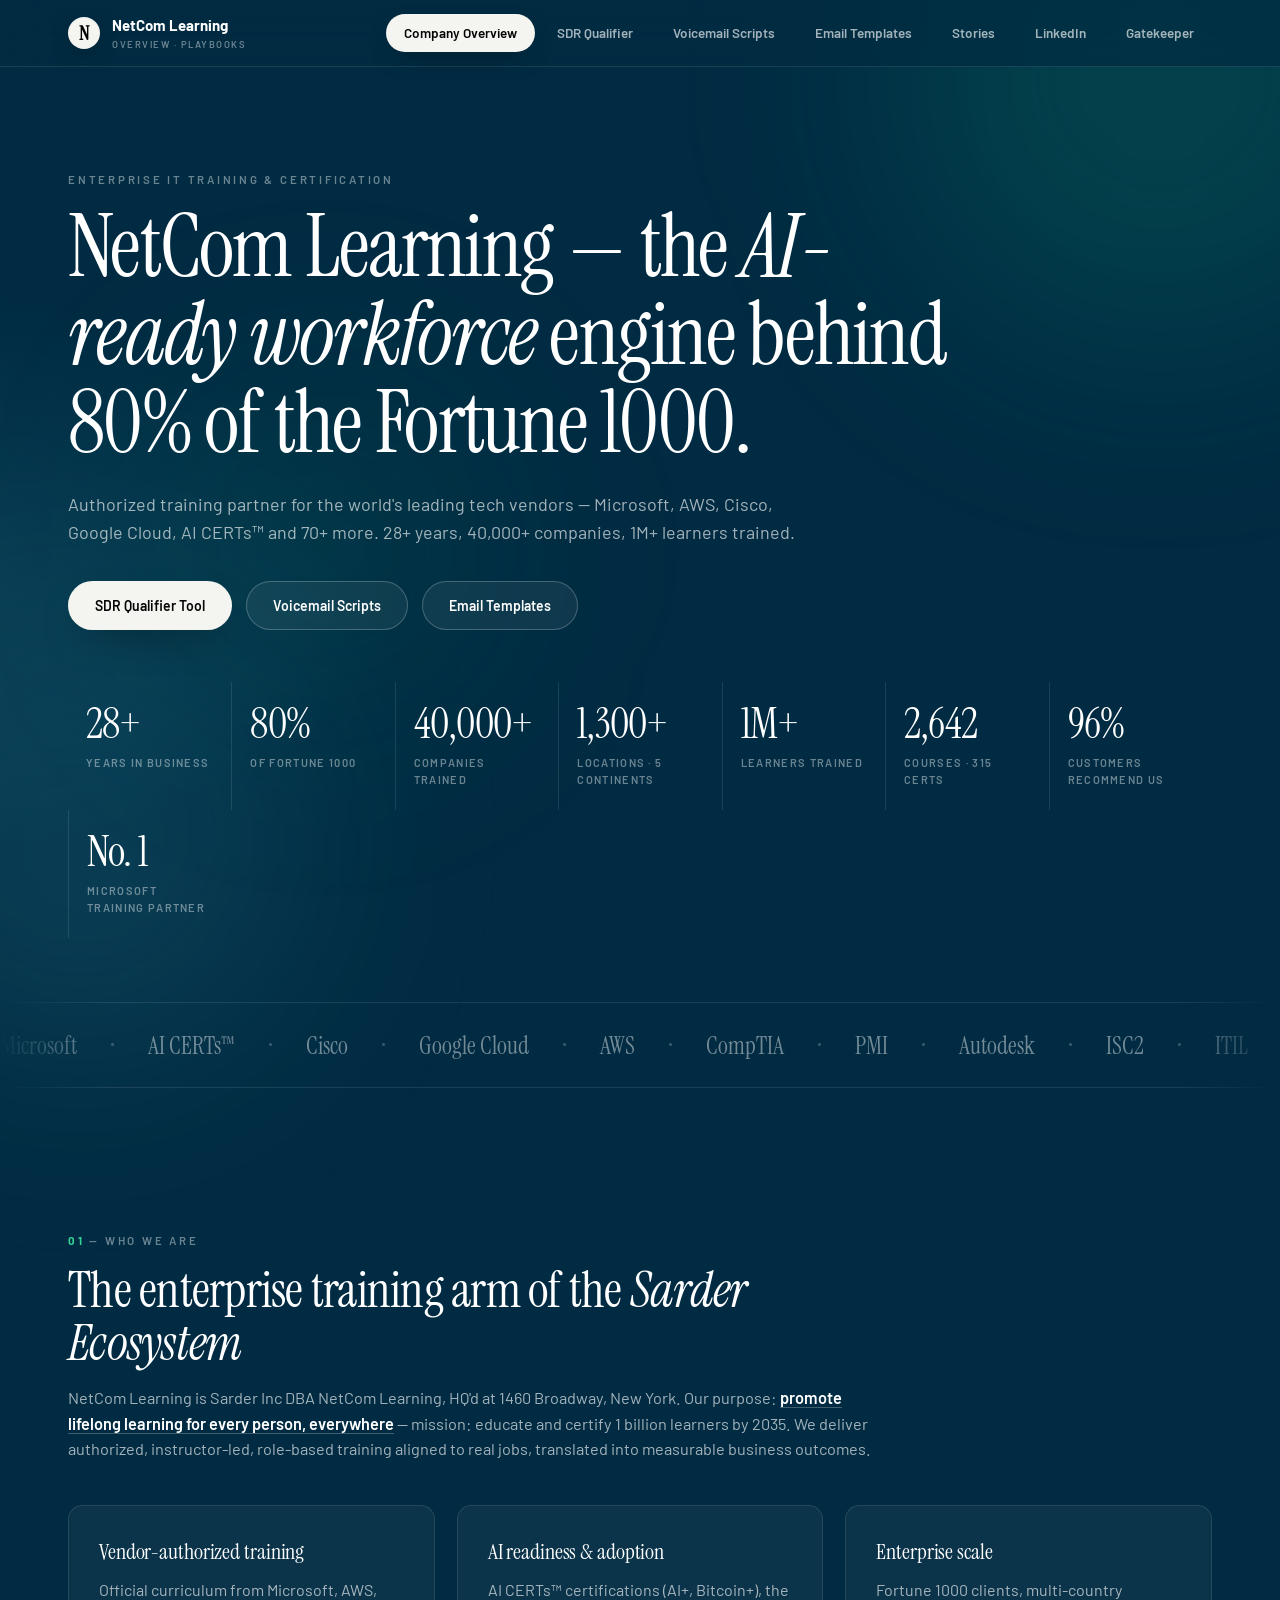
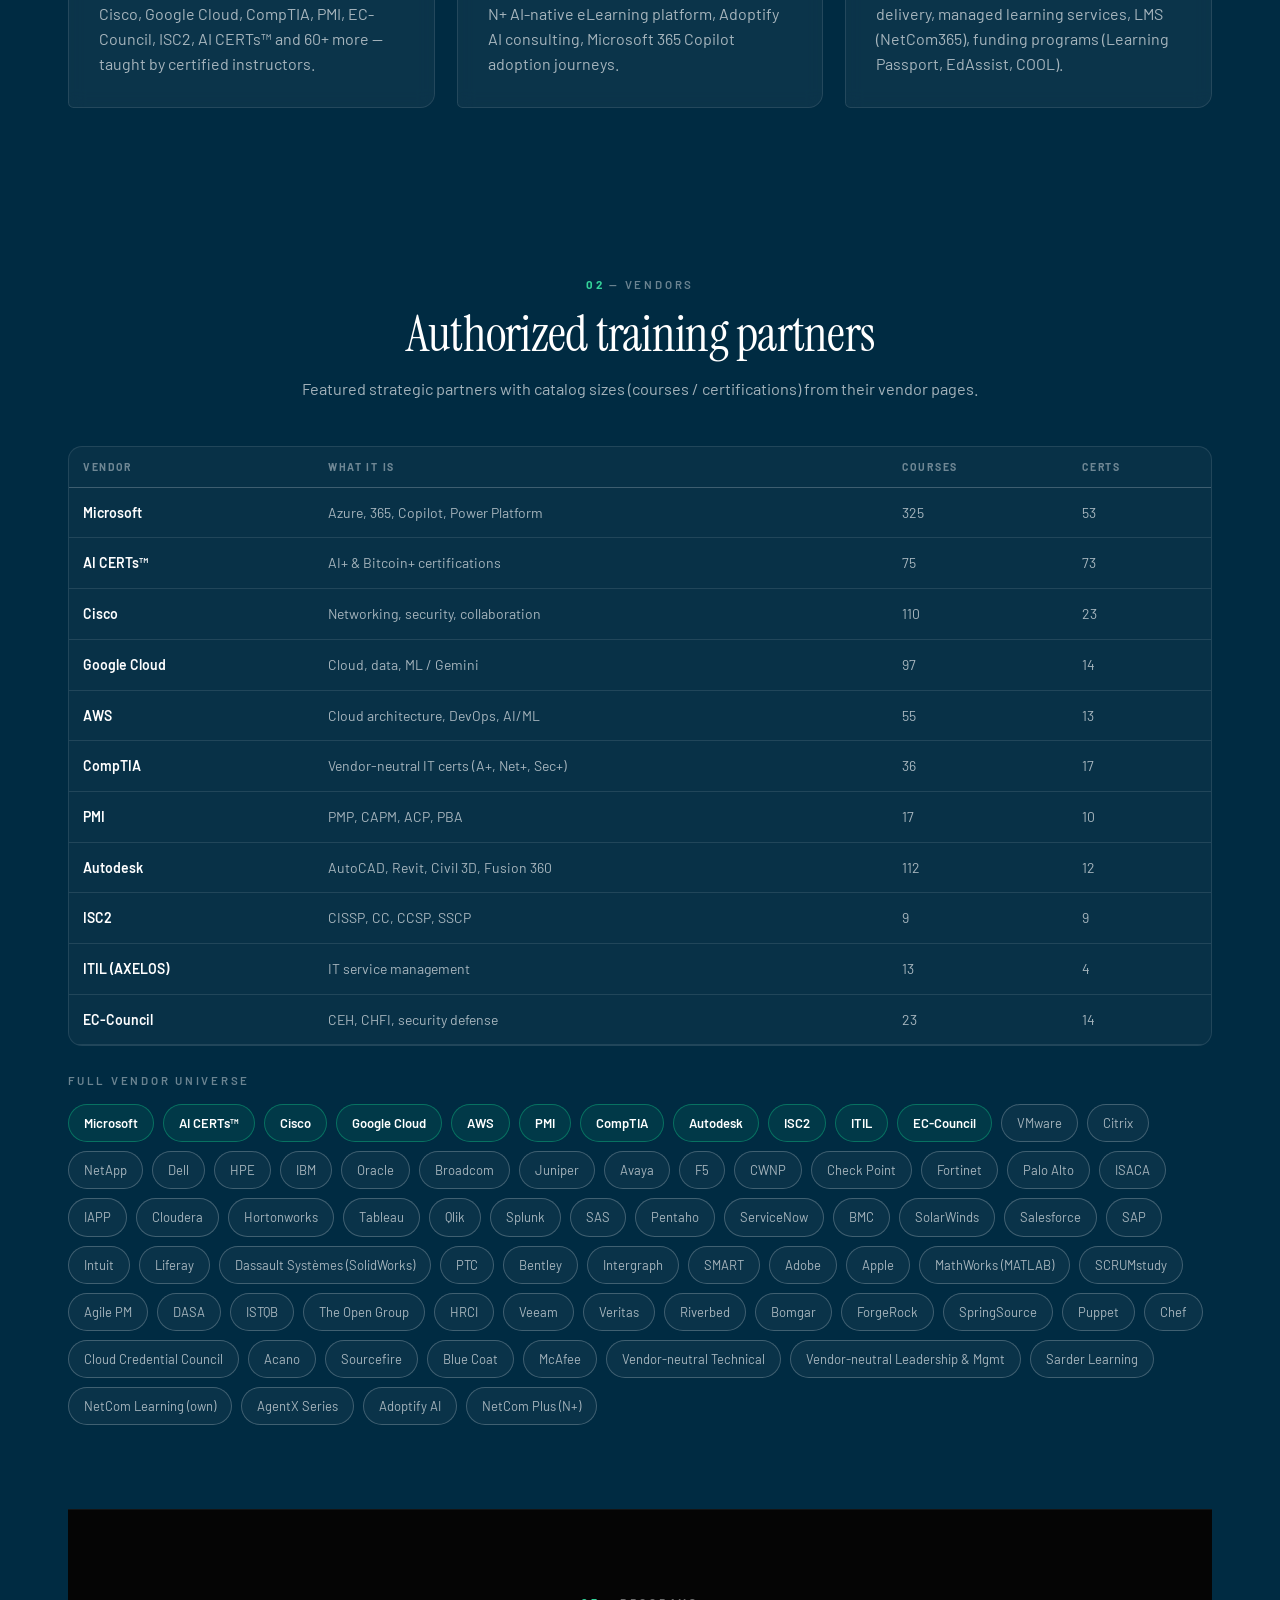
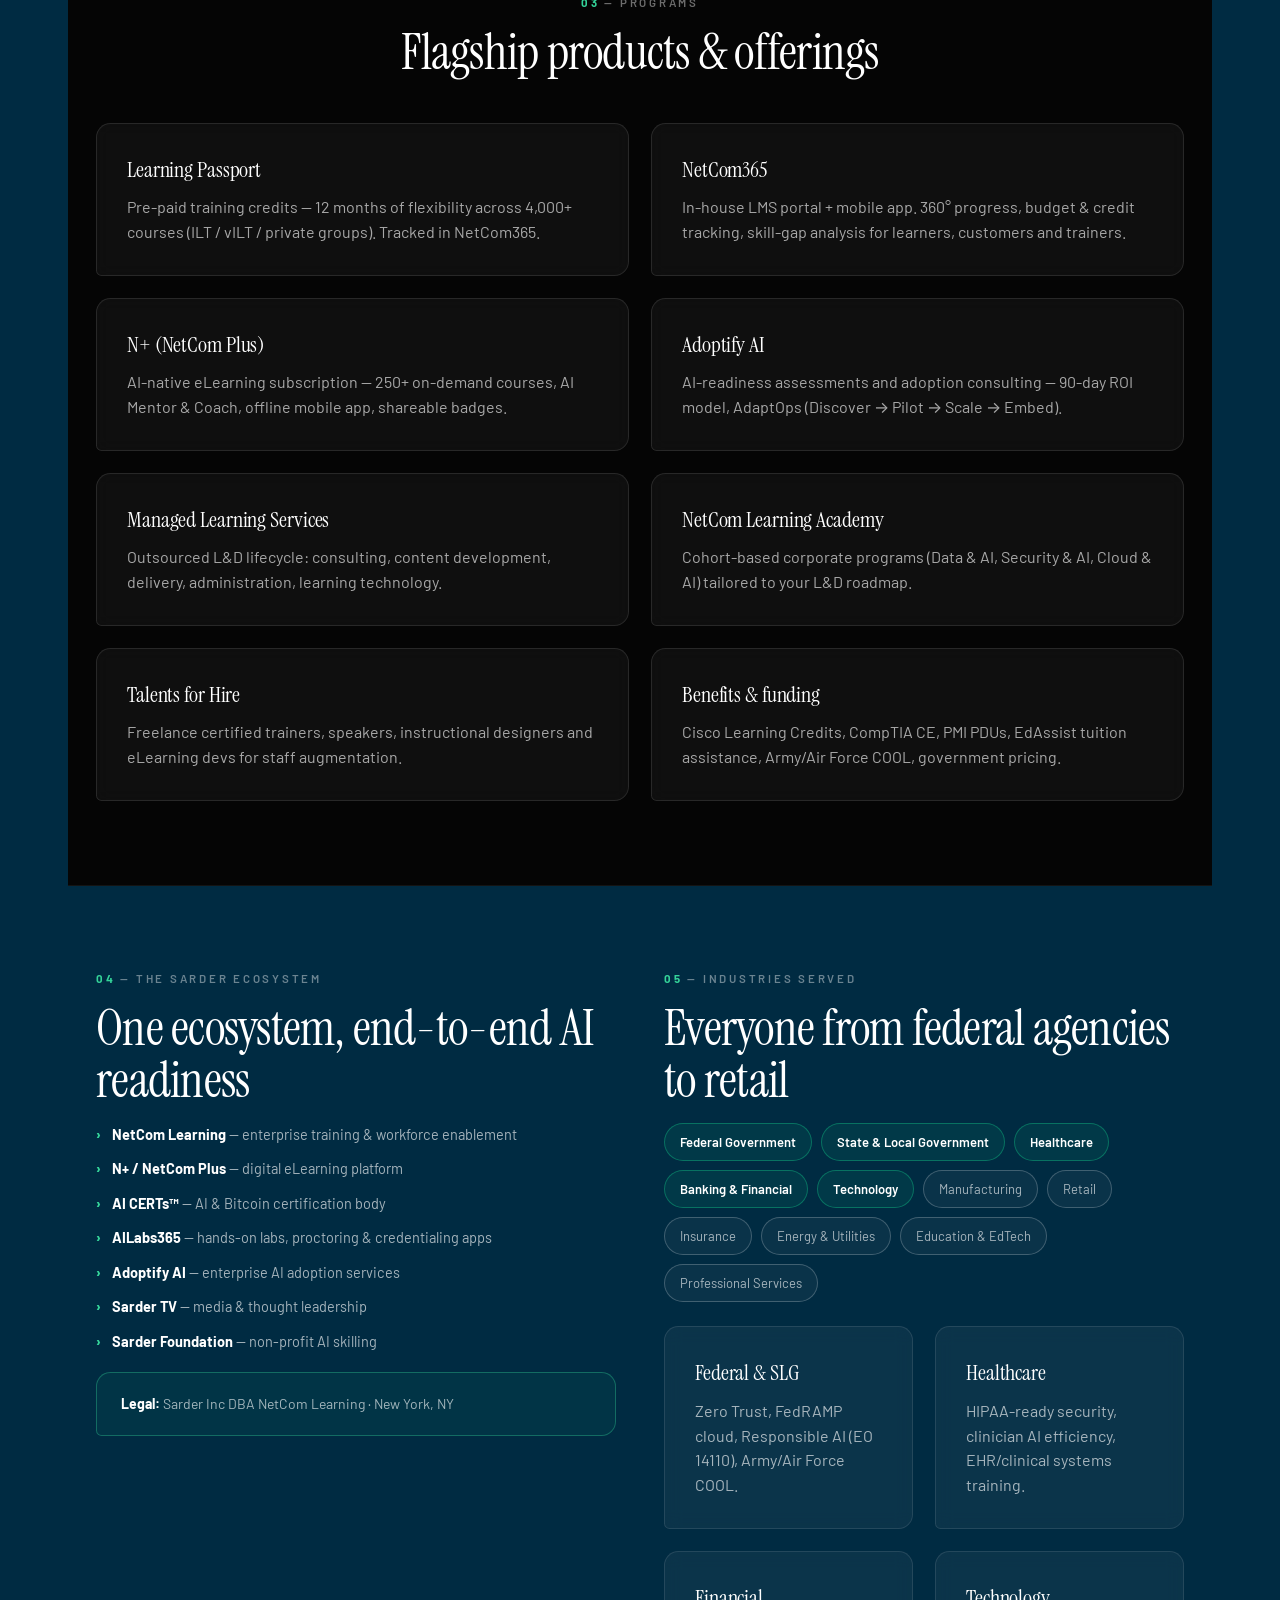
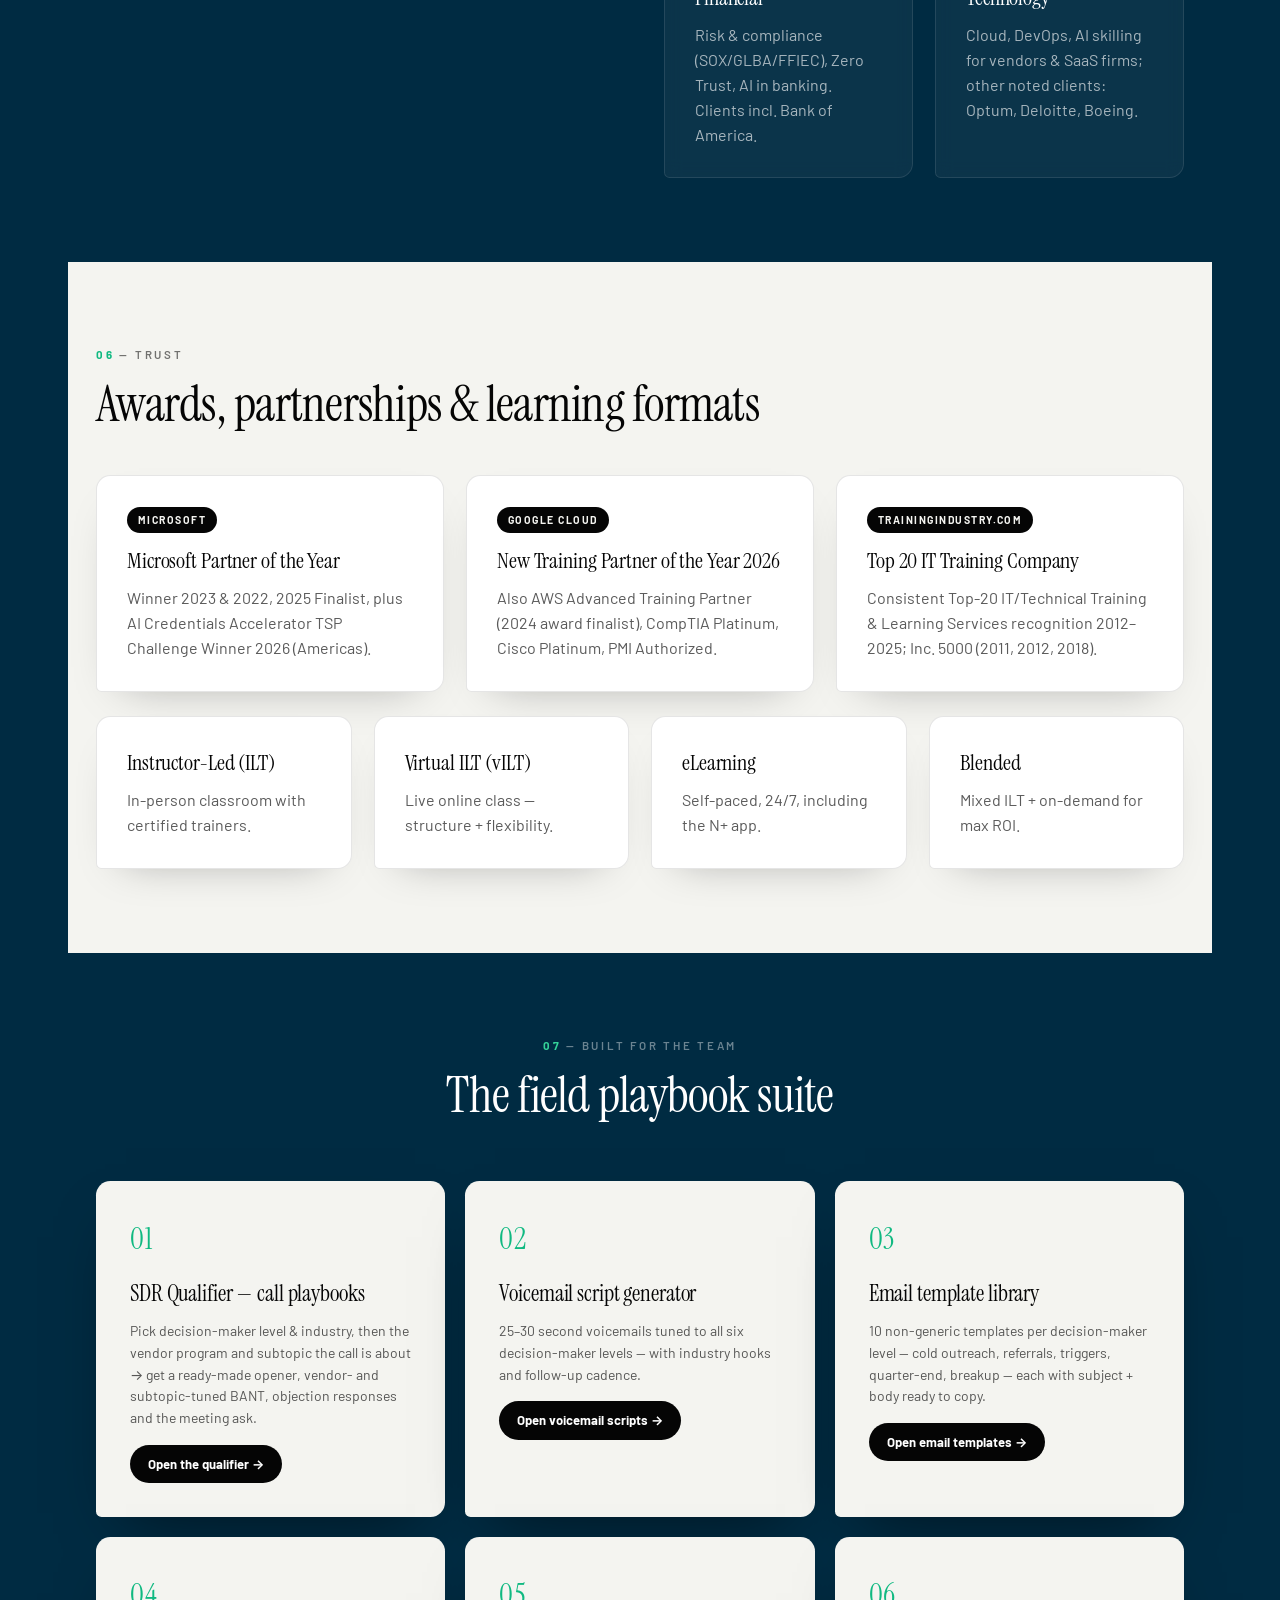
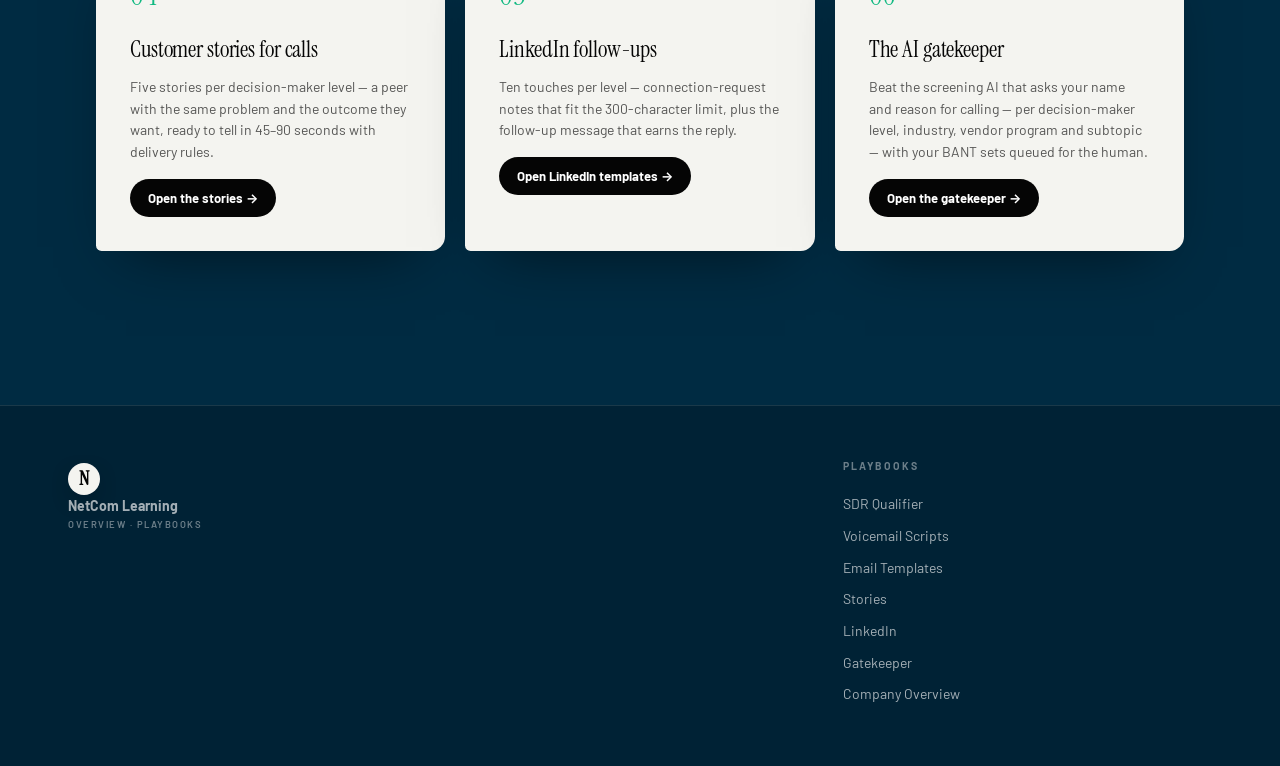
<file: index.html>
<!DOCTYPE html>
<html lang="en">
<head>
<meta charset="UTF-8">
<meta name="viewport" content="width=device-width, initial-scale=1.0">
<title>NetCom Learning — Company Overview &amp; Field Playbooks</title>
<link rel="preconnect" href="https://fonts.googleapis.com">
<link rel="preconnect" href="https://fonts.gstatic.com" crossorigin>
<link href="https://fonts.googleapis.com/css2?family=Instrument+Serif:ital@0;1&family=Barlow:wght@400;500;600;700&family=Inter:wght@600;700&display=swap" rel="stylesheet">
<link rel="stylesheet" href="assets/styles.css">
</head>
<body>
<div class="orb orb-1"></div><div class="orb orb-2"></div><div class="orb orb-3"></div>

<nav>
  <div class="container nav-inner">
    <a class="brand" href="index.html">
      <span class="brand-mark">N</span>
      <span>NetCom Learning<small>Overview · Playbooks</small></span>
    </a>
    <div class="nav-links">
      <a href="index.html" class="active">Company Overview</a>
      <a href="sdr-qualifier.html">SDR Qualifier</a>
      <a href="voicemail-scripts.html">Voicemail Scripts</a>
      <a href="emails.html">Email Templates</a>
      <a href="stories.html">Stories</a>
      <a href="linkedin.html">LinkedIn</a>
      <a href="gatekeeper.html">Gatekeeper</a>
    </div>
  </div>
</nav>

<header class="hero">
  <div class="container">
    <div class="eyebrow">Enterprise IT Training &amp; Certification</div>
    <h1>NetCom Learning — the <em>AI-ready workforce</em> engine behind 80% of the Fortune 1000.</h1>
    <p class="lede">Authorized training partner for the world's leading tech vendors — Microsoft, AWS, Cisco, Google Cloud, AI CERTs™ and 70+ more. 28+ years, 40,000+ companies, 1M+ learners trained.</p>
    <div class="hero-actions">
      <a class="btn" href="sdr-qualifier.html">SDR Qualifier Tool</a>
      <a class="btn ghost" href="voicemail-scripts.html">Voicemail Scripts</a>
      <a class="btn ghost" href="emails.html">Email Templates</a>
    </div>

    <div class="stats">
      <div class="stat"><b>28+</b><span>Years in business</span></div>
      <div class="stat"><b>80%</b><span>of Fortune 1000</span></div>
      <div class="stat"><b>40,000+</b><span>Companies trained</span></div>
      <div class="stat"><b>1,300+</b><span>Locations · 5 continents</span></div>
      <div class="stat"><b>1M+</b><span>Learners trained</span></div>
      <div class="stat"><b>2,642</b><span>Courses · 315 certs</span></div>
      <div class="stat"><b>96%</b><span>Customers recommend us</span></div>
      <div class="stat"><b>No. 1</b><span>Microsoft Training Partner</span></div>
    </div>
  </div>

  <!-- vendor ribbon marquee -->
  <div class="marquee">
    <div class="marquee-track">
      <span>Microsoft</span><span>AI CERTs™</span><span>Cisco</span><span>Google Cloud</span><span>AWS</span><span>CompTIA</span><span>PMI</span><span>Autodesk</span><span>ISC2</span><span>ITIL</span><span>EC-Council</span><span>VMware</span><span>Oracle</span><span>Salesforce</span><span>ServiceNow</span><span>Adobe</span>
      <span>Microsoft</span><span>AI CERTs™</span><span>Cisco</span><span>Google Cloud</span><span>AWS</span><span>CompTIA</span><span>PMI</span><span>Autodesk</span><span>ISC2</span><span>ITIL</span><span>EC-Council</span><span>VMware</span><span>Oracle</span><span>Salesforce</span><span>ServiceNow</span><span>Adobe</span>
    </div>
  </div>
</header>

<main class="container">

  <!-- About -->
  <section id="about" class="reveal">
    <div class="section-head">
      <div class="eyebrow"><b>01</b> — Who we are</div>
      <h2>The enterprise training arm of the <em>Sarder Ecosystem</em></h2>
      <p>NetCom Learning is Sarder Inc DBA NetCom Learning, HQ'd at 1460 Broadway, New York. Our purpose: <b class="hl">promote lifelong learning for every person, everywhere</b> — mission: educate and certify 1 billion learners by 2035. We deliver authorized, instructor-led, role-based training aligned to real jobs, translated into measurable business outcomes.</p>
    </div>
    <div class="grid grid-3">
      <div class="card"><h3>Vendor-authorized training</h3><p>Official curriculum from Microsoft, AWS, Cisco, Google Cloud, CompTIA, PMI, EC-Council, ISC2, AI CERTs™ and 60+ more — taught by certified instructors.</p></div>
      <div class="card"><h3>AI readiness &amp; adoption</h3><p>AI CERTs™ certifications (AI+, Bitcoin+), the N+ AI-native eLearning platform, Adoptify AI consulting, Microsoft 365 Copilot adoption journeys.</p></div>
      <div class="card"><h3>Enterprise scale</h3><p>Fortune 1000 clients, multi-country delivery, managed learning services, LMS (NetCom365), funding programs (Learning Passport, EdAssist, COOL).</p></div>
    </div>
  </section>

  <!-- Vendors -->
  <section id="vendors" class="reveal">
    <div class="section-head center">
      <div class="eyebrow"><b>02</b> — Vendors</div>
      <h2>Authorized training partners</h2>
      <p>Featured strategic partners with catalog sizes (courses / certifications) from their vendor pages.</p>
    </div>
    <div class="wrap-tbl" style="margin-bottom:26px">
      <table class="tbl">
        <thead><tr><th>Vendor</th><th>What it is</th><th>Courses</th><th>Certs</th></tr></thead>
        <tbody>
          <tr><td>Microsoft</td><td>Azure, 365, Copilot, Power Platform</td><td>325</td><td>53</td></tr>
          <tr><td>AI CERTs™</td><td>AI+ &amp; Bitcoin+ certifications</td><td>75</td><td>73</td></tr>
          <tr><td>Cisco</td><td>Networking, security, collaboration</td><td>110</td><td>23</td></tr>
          <tr><td>Google Cloud</td><td>Cloud, data, ML / Gemini</td><td>97</td><td>14</td></tr>
          <tr><td>AWS</td><td>Cloud architecture, DevOps, AI/ML</td><td>55</td><td>13</td></tr>
          <tr><td>CompTIA</td><td>Vendor-neutral IT certs (A+, Net+, Sec+)</td><td>36</td><td>17</td></tr>
          <tr><td>PMI</td><td>PMP, CAPM, ACP, PBA</td><td>17</td><td>10</td></tr>
          <tr><td>Autodesk</td><td>AutoCAD, Revit, Civil 3D, Fusion 360</td><td>112</td><td>12</td></tr>
          <tr><td>ISC2</td><td>CISSP, CC, CCSP, SSCP</td><td>9</td><td>9</td></tr>
          <tr><td>ITIL (AXELOS)</td><td>IT service management</td><td>13</td><td>4</td></tr>
          <tr><td>EC-Council</td><td>CEH, CHFI, security defense</td><td>23</td><td>14</td></tr>
        </tbody>
      </table>
    </div>
    <div class="eyebrow">Full vendor universe</div>
    <div class="chip-wrap">
      <span class="chip featured">Microsoft</span><span class="chip featured">AI CERTs™</span><span class="chip featured">Cisco</span><span class="chip featured">Google Cloud</span><span class="chip featured">AWS</span><span class="chip featured">PMI</span><span class="chip featured">CompTIA</span><span class="chip featured">Autodesk</span><span class="chip featured">ISC2</span><span class="chip featured">ITIL</span><span class="chip featured">EC-Council</span>
      <span class="chip">VMware</span><span class="chip">Citrix</span><span class="chip">NetApp</span><span class="chip">Dell</span><span class="chip">HPE</span><span class="chip">IBM</span><span class="chip">Oracle</span><span class="chip">Broadcom</span><span class="chip">Juniper</span><span class="chip">Avaya</span><span class="chip">F5</span><span class="chip">CWNP</span><span class="chip">Check Point</span><span class="chip">Fortinet</span><span class="chip">Palo Alto</span><span class="chip">ISACA</span><span class="chip">IAPP</span><span class="chip">Cloudera</span><span class="chip">Hortonworks</span><span class="chip">Tableau</span><span class="chip">Qlik</span><span class="chip">Splunk</span><span class="chip">SAS</span><span class="chip">Pentaho</span><span class="chip">ServiceNow</span><span class="chip">BMC</span><span class="chip">SolarWinds</span><span class="chip">Salesforce</span><span class="chip">SAP</span><span class="chip">Intuit</span><span class="chip">Liferay</span><span class="chip">Dassault Systèmes (SolidWorks)</span><span class="chip">PTC</span><span class="chip">Bentley</span><span class="chip">Intergraph</span><span class="chip">SMART</span><span class="chip">Adobe</span><span class="chip">Apple</span><span class="chip">MathWorks (MATLAB)</span><span class="chip">SCRUMstudy</span><span class="chip">Agile PM</span><span class="chip">DASA</span><span class="chip">ISTQB</span><span class="chip">The Open Group</span><span class="chip">HRCI</span><span class="chip">Veeam</span><span class="chip">Veritas</span><span class="chip">Riverbed</span><span class="chip">Bomgar</span><span class="chip">ForgeRock</span><span class="chip">SpringSource</span><span class="chip">Puppet</span><span class="chip">Chef</span><span class="chip">Cloud Credential Council</span><span class="chip">Acano</span><span class="chip">Sourcefire</span><span class="chip">Blue Coat</span><span class="chip">McAfee</span>
      <span class="chip">Vendor-neutral Technical</span><span class="chip">Vendor-neutral Leadership &amp; Mgmt</span><span class="chip">Sarder Learning</span><span class="chip">NetCom Learning (own)</span><span class="chip">AgentX Series</span><span class="chip">Adoptify AI</span><span class="chip">NetCom Plus (N+)</span>
    </div>
  </section>

  <!-- Programs -->
  <section id="programs" class="dark-black reveal">
    <div class="container">
      <div class="section-head center">
        <div class="eyebrow"><b>03</b> — Programs</div>
        <h2>Flagship products &amp; offerings</h2>
      </div>
      <div class="grid grid-2">
        <div class="card"><h3>Learning Passport</h3><p>Pre-paid training credits — 12 months of flexibility across 4,000+ courses (ILT / vILT / private groups). Tracked in NetCom365.</p></div>
        <div class="card"><h3>NetCom365</h3><p>In-house LMS portal + mobile app. 360° progress, budget &amp; credit tracking, skill-gap analysis for learners, customers and trainers.</p></div>
        <div class="card"><h3>N+ (NetCom Plus)</h3><p>AI-native eLearning subscription — 250+ on-demand courses, AI Mentor &amp; Coach, offline mobile app, shareable badges.</p></div>
        <div class="card"><h3>Adoptify AI</h3><p>AI-readiness assessments and adoption consulting — 90-day ROI model, AdaptOps (Discover → Pilot → Scale → Embed).</p></div>
        <div class="card"><h3>Managed Learning Services</h3><p>Outsourced L&amp;D lifecycle: consulting, content development, delivery, administration, learning technology.</p></div>
        <div class="card"><h3>NetCom Learning Academy</h3><p>Cohort-based corporate programs (Data &amp; AI, Security &amp; AI, Cloud &amp; AI) tailored to your L&amp;D roadmap.</p></div>
        <div class="card"><h3>Talents for Hire</h3><p>Freelance certified trainers, speakers, instructional designers and eLearning devs for staff augmentation.</p></div>
        <div class="card"><h3>Benefits &amp; funding</h3><p>Cisco Learning Credits, CompTIA CE, PMI PDUs, EdAssist tuition assistance, Army/Air Force COOL, government pricing.</p></div>
      </div>
    </div>
  </section>

  <!-- Sarder ecosystem + industries -->
  <section id="ecosystem" class="reveal">
    <div class="container">
      <div class="grid grid-2" style="gap:48px;align-items:start">
        <div>
          <div class="eyebrow"><b>04</b> — The Sarder Ecosystem</div>
          <h2>One ecosystem, end-to-end AI readiness</h2>
          <ul class="feature-list">
            <li><span class="tic">›</span><div><b>NetCom Learning</b> — enterprise training &amp; workforce enablement</div></li>
            <li><span class="tic">›</span><div><b>N+ / NetCom Plus</b> — digital eLearning platform</div></li>
            <li><span class="tic">›</span><div><b>AI CERTs™</b> — AI &amp; Bitcoin certification body</div></li>
            <li><span class="tic">›</span><div><b>AILabs365</b> — hands-on labs, proctoring &amp; credentialing apps</div></li>
            <li><span class="tic">›</span><div><b>Adoptify AI</b> — enterprise AI adoption services</div></li>
            <li><span class="tic">›</span><div><b>Sarder TV</b> — media &amp; thought leadership</div></li>
            <li><span class="tic">›</span><div><b>Sarder Foundation</b> — non-profit AI skilling</div></li>
          </ul>
          <div class="callout" style="margin-top:20px"><b>Legal:</b> Sarder Inc DBA NetCom Learning · New York, NY</div>
        </div>
        <div>
          <div class="eyebrow"><b>05</b> — Industries served</div>
          <h2>Everyone from federal agencies to retail</h2>
          <div class="chip-wrap">
            <span class="chip featured">Federal Government</span>
            <span class="chip featured">State &amp; Local Government</span>
            <span class="chip featured">Healthcare</span>
            <span class="chip featured">Banking &amp; Financial</span>
            <span class="chip featured">Technology</span>
            <span class="chip">Manufacturing</span>
            <span class="chip">Retail</span>
            <span class="chip">Insurance</span>
            <span class="chip">Energy &amp; Utilities</span>
            <span class="chip">Education &amp; EdTech</span>
            <span class="chip">Professional Services</span>
          </div>
          <div class="grid grid-2" style="margin-top:24px">
            <div class="card"><h3>Federal &amp; SLG</h3><p>Zero Trust, FedRAMP cloud, Responsible AI (EO 14110), Army/Air Force COOL.</p></div>
            <div class="card"><h3>Healthcare</h3><p>HIPAA-ready security, clinician AI efficiency, EHR/clinical systems training.</p></div>
            <div class="card"><h3>Financial</h3><p>Risk &amp; compliance (SOX/GLBA/FFIEC), Zero Trust, AI in banking. Clients incl. Bank of America.</p></div>
            <div class="card"><h3>Technology</h3><p>Cloud, DevOps, AI skilling for vendors &amp; SaaS firms; other noted clients: Optum, Deloitte, Boeing.</p></div>
          </div>
        </div>
      </div>
    </div>
  </section>

  <!-- Awards & formats -->
  <section id="awards" class="bone reveal">
    <div class="container">
      <div class="section-head">
        <div class="eyebrow"><b>06</b> — Trust</div>
        <h2>Awards, partnerships &amp; learning formats</h2>
      </div>
      <div class="grid grid-3">
        <div class="card"><span class="badge grad">Microsoft</span><h3 style="margin-top:12px">Microsoft Partner of the Year</h3><p>Winner 2023 &amp; 2022, 2025 Finalist, plus AI Credentials Accelerator TSP Challenge Winner 2026 (Americas).</p></div>
        <div class="card"><span class="badge grad">Google Cloud</span><h3 style="margin-top:12px">New Training Partner of the Year 2026</h3><p>Also AWS Advanced Training Partner (2024 award finalist), CompTIA Platinum, Cisco Platinum, PMI Authorized.</p></div>
        <div class="card"><span class="badge grad">TrainingIndustry.com</span><h3 style="margin-top:12px">Top 20 IT Training Company</h3><p>Consistent Top-20 IT/Technical Training &amp; Learning Services recognition 2012–2025; Inc. 5000 (2011, 2012, 2018).</p></div>
      </div>
      <div class="grid grid-4" style="margin-top:24px">
        <div class="card"><h3>Instructor-Led (ILT)</h3><p>In-person classroom with certified trainers.</p></div>
        <div class="card"><h3>Virtual ILT (vILT)</h3><p>Live online class — structure + flexibility.</p></div>
        <div class="card"><h3>eLearning</h3><p>Self-paced, 24/7, including the N+ app.</p></div>
        <div class="card"><h3>Blended</h3><p>Mixed ILT + on-demand for max ROI.</p></div>
      </div>
    </div>
  </section>

  <!-- Field playbook suite -->
  <section class="reveal">
    <div class="container">
      <div class="section-head center">
        <div class="eyebrow"><b>07</b> — Built for the team</div>
        <h2>The field playbook suite</h2>
      </div>
      <div class="hero-tools">
        <a class="tool-tile" href="sdr-qualifier.html">
          <div class="t-icon">01</div>
          <h3>SDR Qualifier — call playbooks</h3>
          <p>Pick decision-maker level &amp; industry, then the vendor program and subtopic the call is about → get a ready-made opener, vendor- and subtopic-tuned BANT, objection responses and the meeting ask.</p>
          <span class="go">Open the qualifier →</span>
        </a>
        <a class="tool-tile" href="voicemail-scripts.html">
          <div class="t-icon">02</div>
          <h3>Voicemail script generator</h3>
          <p>25–30 second voicemails tuned to all six decision-maker levels — with industry hooks and follow-up cadence.</p>
          <span class="go">Open voicemail scripts →</span>
        </a>
        <a class="tool-tile" href="emails.html">
          <div class="t-icon">03</div>
          <h3>Email template library</h3>
          <p>10 non-generic templates per decision-maker level — cold outreach, referrals, triggers, quarter-end, breakup — each with subject + body ready to copy.</p>
          <span class="go">Open email templates →</span>
        </a>
        <a class="tool-tile" href="stories.html">
          <div class="t-icon">04</div>
          <h3>Customer stories for calls</h3>
          <p>Five stories per decision-maker level — a peer with the same problem and the outcome they want, ready to tell in 45–90 seconds with delivery rules.</p>
          <span class="go">Open the stories →</span>
        </a>
        <a class="tool-tile" href="linkedin.html">
          <div class="t-icon">05</div>
          <h3>LinkedIn follow-ups</h3>
          <p>Ten touches per level — connection-request notes that fit the 300-character limit, plus the follow-up message that earns the reply.</p>
          <span class="go">Open LinkedIn templates →</span>
        </a>
        <a class="tool-tile" href="gatekeeper.html">
          <div class="t-icon">06</div>
          <h3>The AI gatekeeper</h3>
          <p>Beat the screening AI that asks your name and reason for calling — per decision-maker level, industry, vendor program and subtopic — with your BANT sets queued for the human.</p>
          <span class="go">Open the gatekeeper →</span>
        </a>
      </div>
    </div>
  </section>
</main>

<footer>
  <div class="container">
    <div class="footer-grid">
      <div>
        <a class="brand" href="index.html"><span class="brand-mark">N</span><span>NetCom Learning<small>Overview · Playbooks</small></span></a>
      </div>
      <div>
        <h4>Playbooks</h4>
        <a href="sdr-qualifier.html">SDR Qualifier</a>
        <a href="voicemail-scripts.html">Voicemail Scripts</a>
        <a href="emails.html">Email Templates</a>
        <a href="stories.html">Stories</a>
        <a href="linkedin.html">LinkedIn</a>
        <a href="gatekeeper.html">Gatekeeper</a>
        <a href="index.html">Company Overview</a>
      </div>
    </div>
  </div>
</footer>

<div class="toast" id="toast">Copied to clipboard</div>
<script src="assets/app.js"></script>
</body>
</html>
</file>
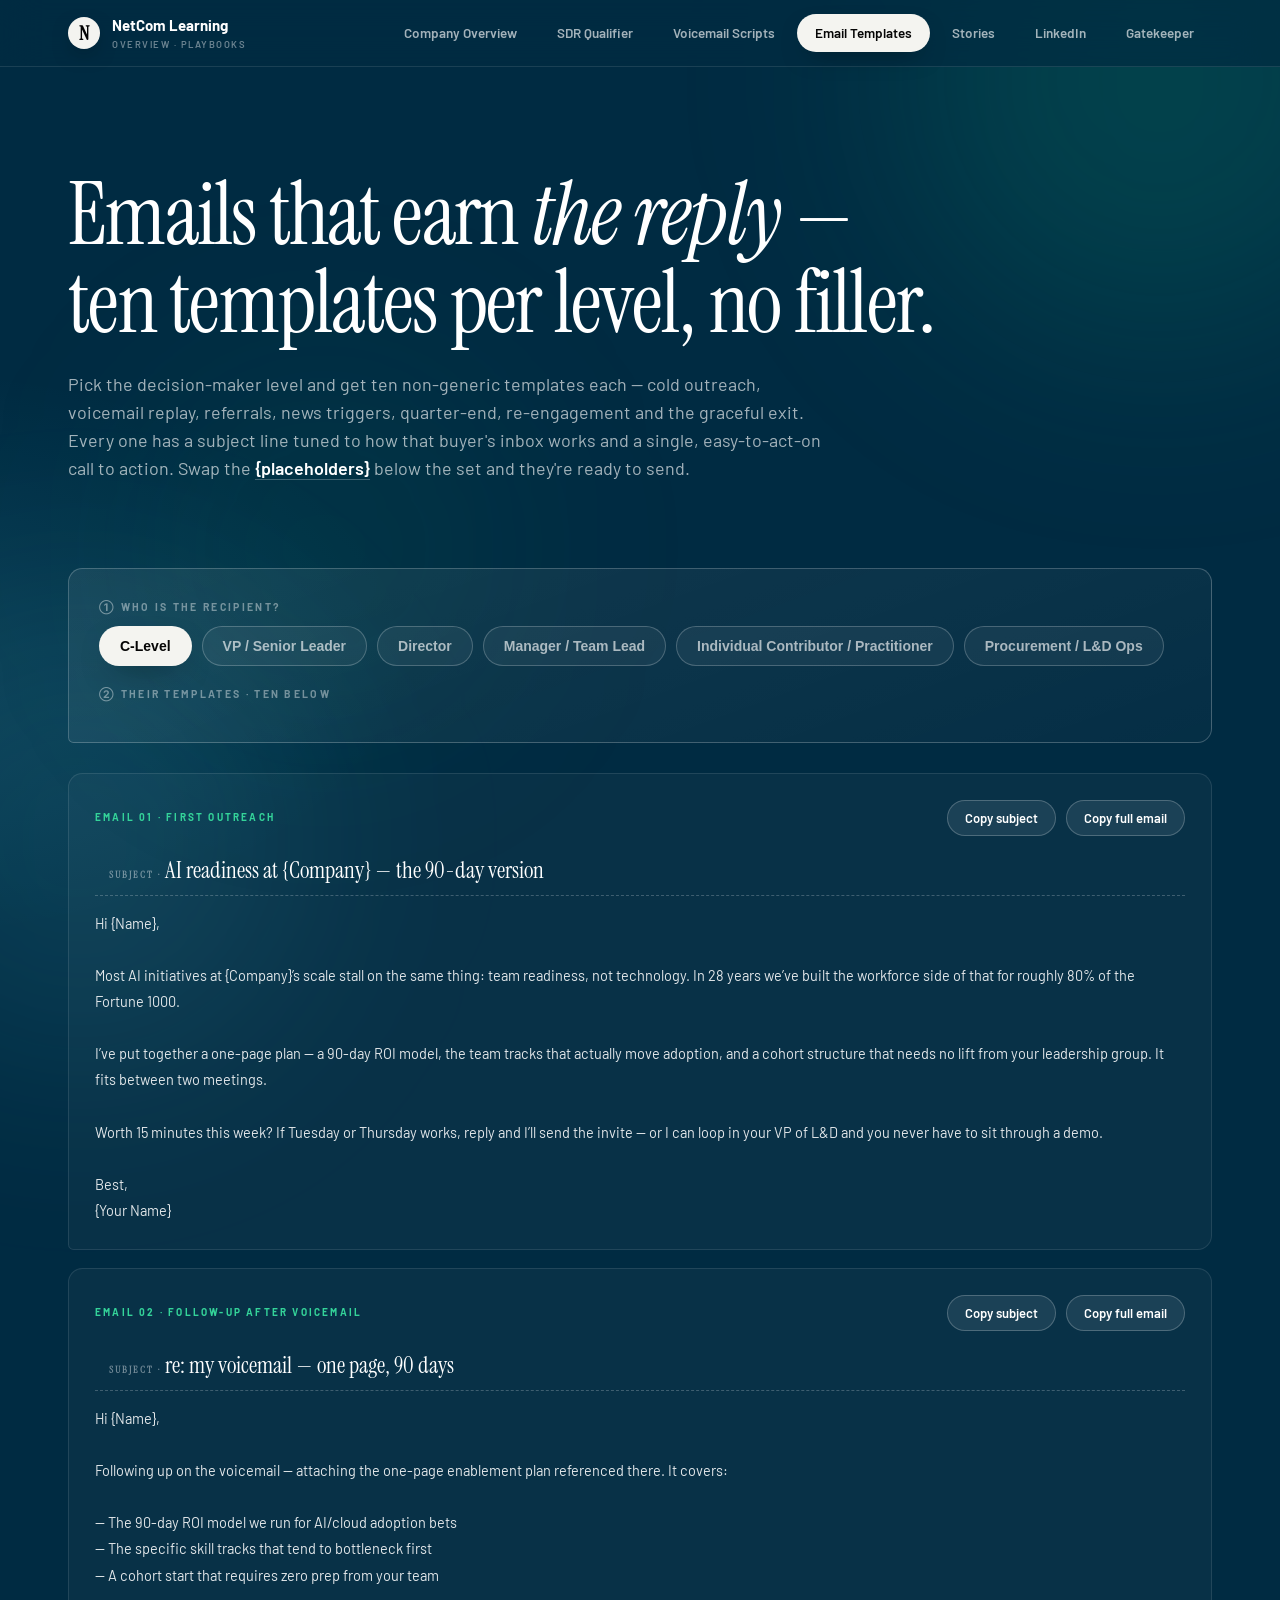
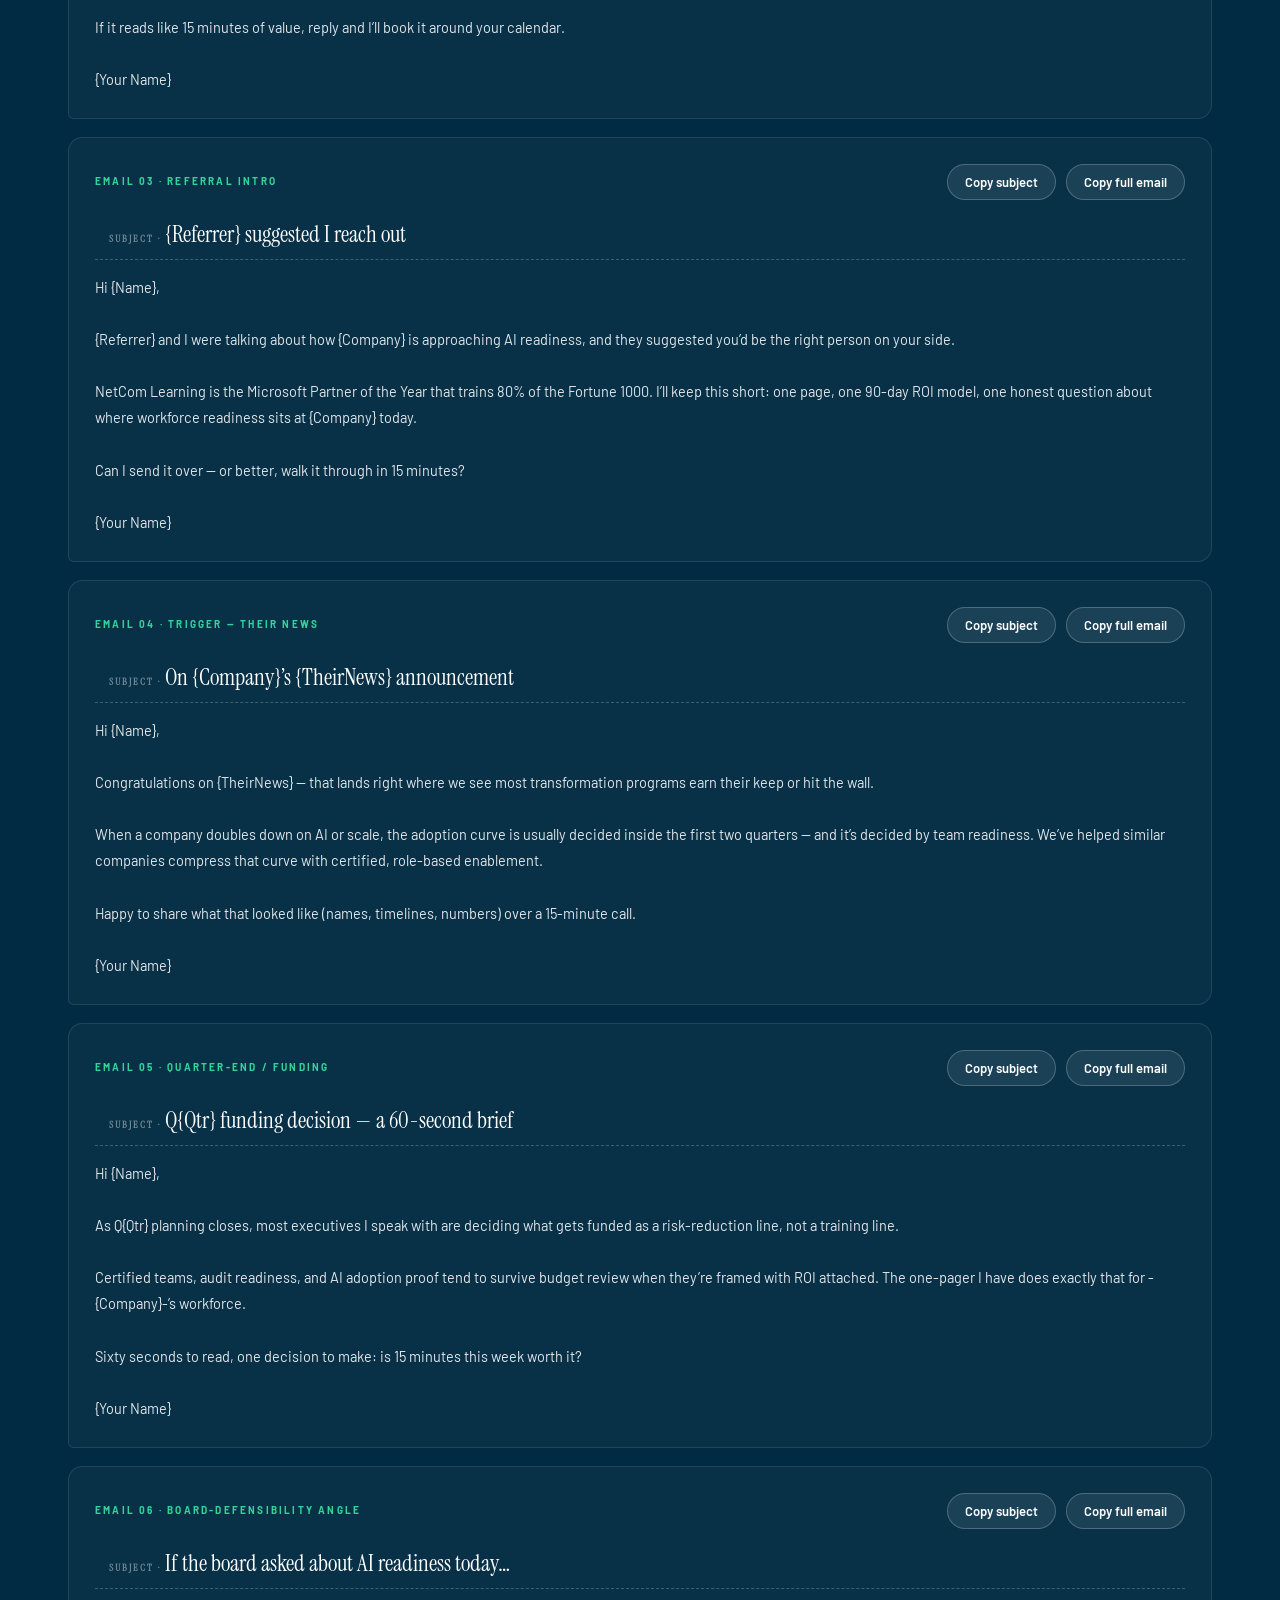
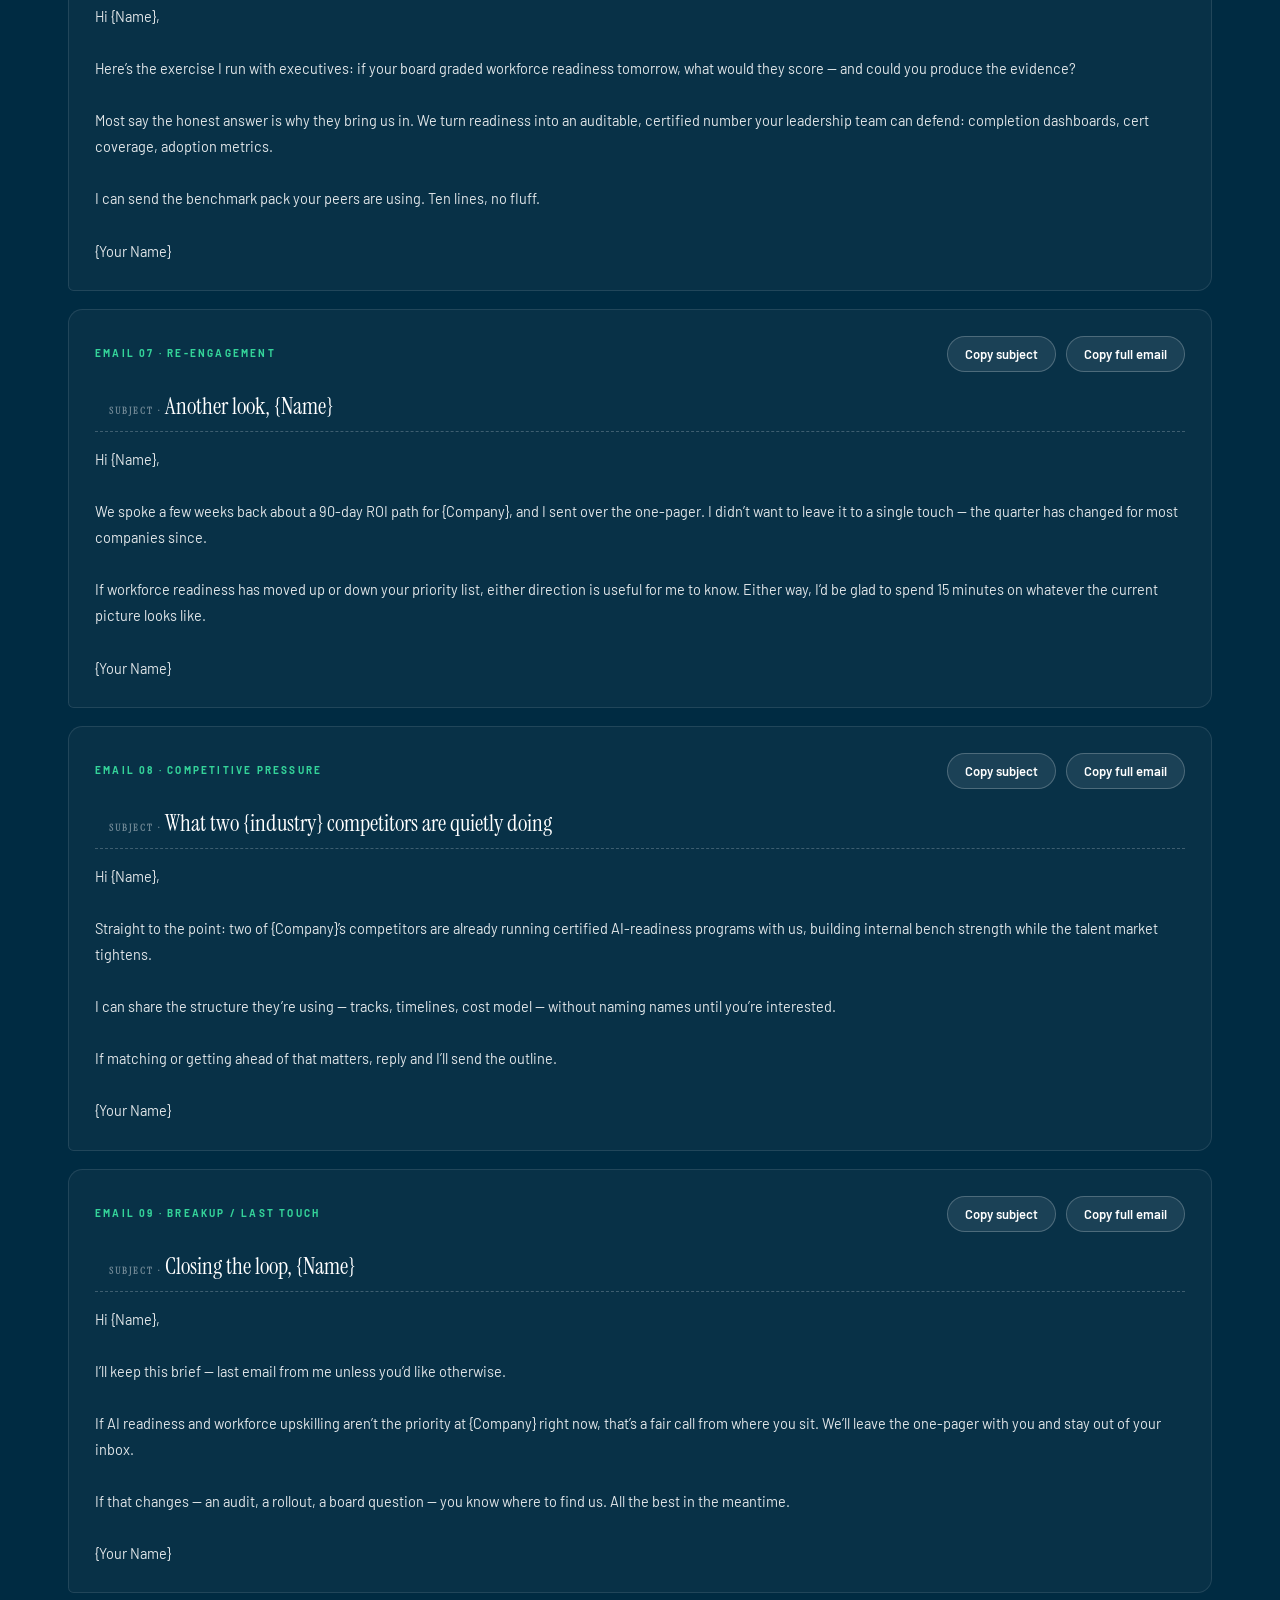
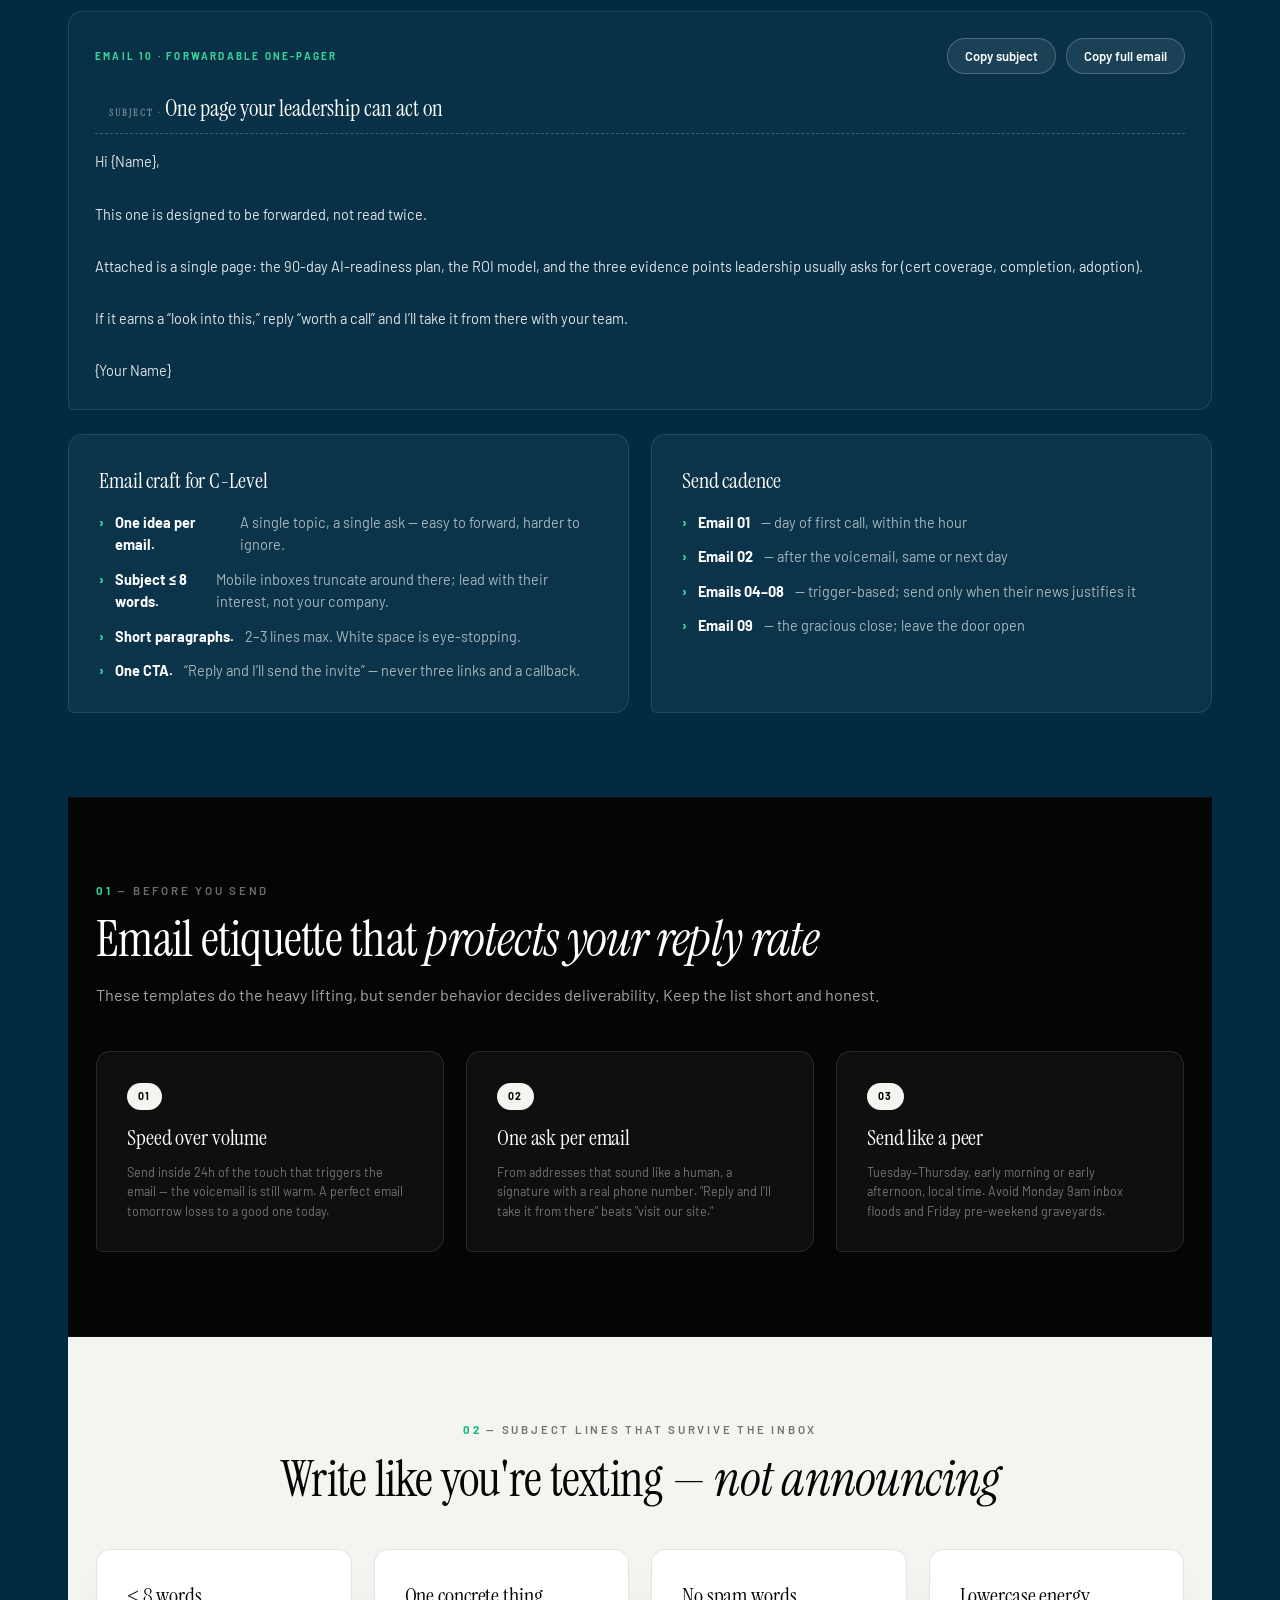
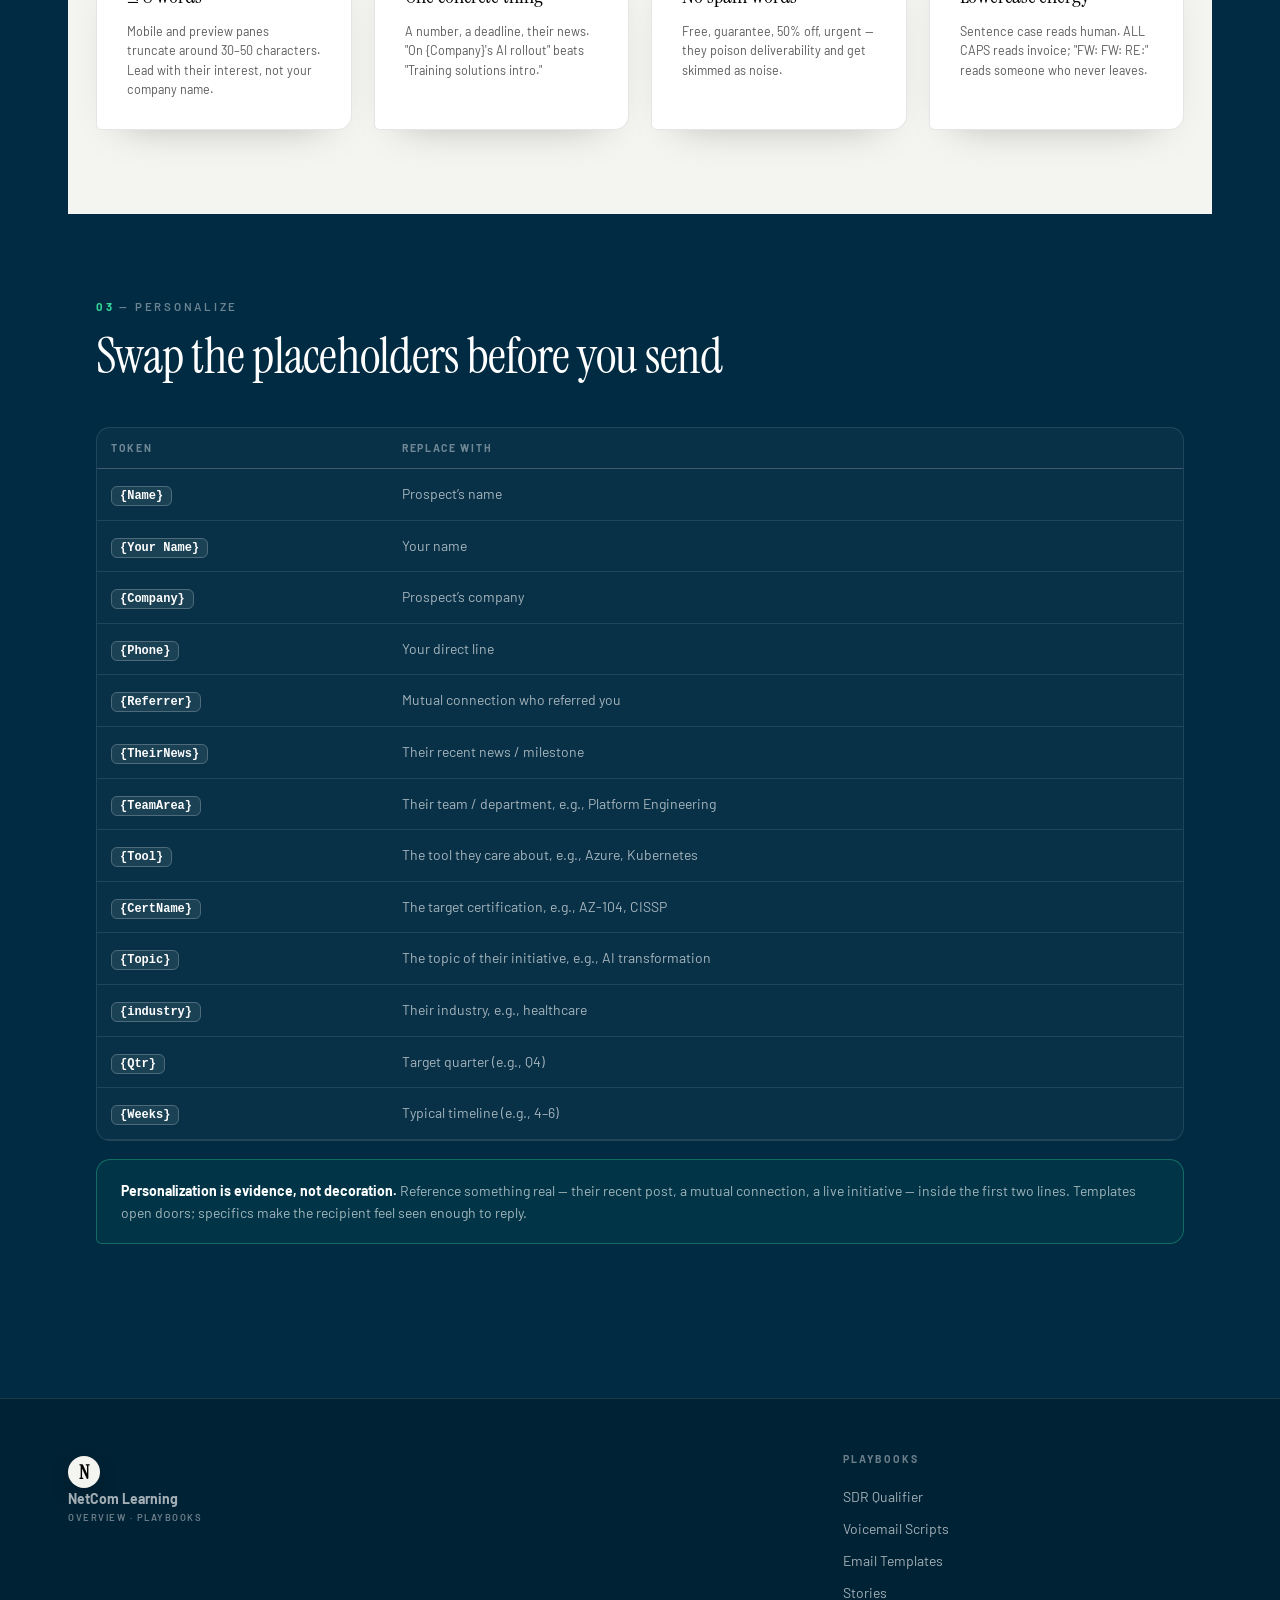
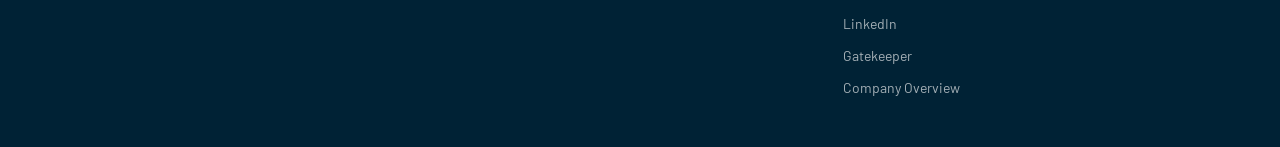
<file: emails.html>
<!DOCTYPE html>
<html lang="en">
<head>
<meta charset="UTF-8">
<meta name="viewport" content="width=device-width, initial-scale=1.0">
<title>Email Templates | NetCom Learning</title>
<link rel="preconnect" href="https://fonts.googleapis.com">
<link rel="preconnect" href="https://fonts.gstatic.com" crossorigin>
<link href="https://fonts.googleapis.com/css2?family=Instrument+Serif:ital@0;1&family=Barlow:wght@400;500;600;700&family=Inter:wght@600;700&display=swap" rel="stylesheet">
<link rel="stylesheet" href="assets/styles.css">
</head>
<body>
<div class="orb orb-1"></div><div class="orb orb-2"></div><div class="orb orb-3"></div>

<nav>
  <div class="container nav-inner">
    <a class="brand" href="index.html">
      <span class="brand-mark">N</span>
      <span>NetCom Learning<small>Overview · Playbooks</small></span>
    </a>
    <div class="nav-links">
      <a href="index.html">Company Overview</a>
      <a href="sdr-qualifier.html">SDR Qualifier</a>
      <a href="voicemail-scripts.html">Voicemail Scripts</a>
      <a href="emails.html" class="active">Email Templates</a>
      <a href="stories.html">Stories</a>
      <a href="linkedin.html">LinkedIn</a>
      <a href="gatekeeper.html">Gatekeeper</a>
    </div>
  </div>
</nav>

<header class="hero" style="padding-bottom:44px">
  <div class="container">
    <h1>Emails that earn <em>the reply</em> — ten templates per level, no filler.</h1>
    <p class="lede">Pick the decision-maker level and get ten non-generic templates each — cold outreach, voicemail replay, referrals, news triggers, quarter-end, re-engagement and the graceful exit. Every one has a subject line tuned to how that buyer's inbox works and a single, easy-to-act-on call to action. Swap the <b class="hl">{placeholders}</b> below the set and they're ready to send.</p>
  </div>
</header>

<main class="container">

  <section style="padding-top:8px" class="reveal">
    <div class="control-panel">
      <div class="cp-label">① Who is the recipient?</div>
      <div class="pill-row" id="sel-email"></div>

      <div class="cp-label">② Their templates · ten below</div>
    </div>
    <div id="email-output"></div>
  </section>

  <!-- etiquette -->
  <section class="dark-black reveal">
    <div class="container">
      <div class="section-head">
        <div class="eyebrow"><b>01</b> — Before you send</div>
        <h2>Email etiquette that <em>protects your reply rate</em></h2>
        <p>These templates do the heavy lifting, but sender behavior decides deliverability. Keep the list short and honest.</p>
      </div>
      <div class="grid grid-3">
        <div class="card"><span class="badge grad">01</span><h3 style="margin-top:12px">Speed over volume</h3><p class="small-note">Send inside 24h of the touch that triggers the email — the voicemail is still warm. A perfect email tomorrow loses to a good one today.</p></div>
        <div class="card"><span class="badge grad">02</span><h3 style="margin-top:12px">One ask per email</h3><p class="small-note">From addresses that sound like a human, a signature with a real phone number. "Reply and I'll take it from there" beats "visit our site."</p></div>
        <div class="card"><span class="badge grad">03</span><h3 style="margin-top:12px">Send like a peer</h3><p class="small-note">Tuesday–Thursday, early morning or early afternoon, local time. Avoid Monday 9am inbox floods and Friday pre-weekend graveyards.</p></div>
      </div>
    </div>
  </section>

  <!-- subject line craft -->
  <section class="bone reveal">
    <div class="container">
      <div class="section-head center">
        <div class="eyebrow"><b>02</b> — Subject lines that survive the inbox</div>
        <h2>Write like you're texting — <em>not announcing</em></h2>
      </div>
      <div class="grid grid-4">
        <div class="card"><h3>≤ 8 words</h3><p class="small-note">Mobile and preview panes truncate around 30–50 characters. Lead with their interest, not your company name.</p></div>
        <div class="card"><h3>One concrete thing</h3><p class="small-note">A number, a deadline, their news. "On {Company}'s AI rollout" beats "Training solutions intro."</p></div>
        <div class="card"><h3>No spam words</h3><p class="small-note">Free, guarantee, 50% off, urgent — they poison deliverability and get skimmed as noise.</p></div>
        <div class="card"><h3>Lowercase energy</h3><p class="small-note">Sentence case reads human. ALL CAPS reads invoice; "FW: FW: RE:" reads someone who never leaves.</p></div>
      </div>
    </div>
  </section>

  <!-- placeholders -->
  <section class="reveal">
    <div class="container">
      <div class="section-head">
        <div class="eyebrow"><b>03</b> — Personalize</div>
        <h2>Swap the placeholders before you send</h2>
      </div>
      <div class="wrap-tbl">
        <table class="tbl">
          <thead><tr><th>Token</th><th>Replace with</th></tr></thead>
          <tbody id="placeholder-table"></tbody>
        </table>
      </div>
      <div class="callout" style="margin-top:18px">
        <b>Personalization is evidence, not decoration.</b> Reference something real — their recent post, a mutual connection, a live initiative — inside the first two lines. Templates open doors; specifics make the recipient feel seen enough to reply.
      </div>
    </div>
  </section>

</main>

<footer>
  <div class="container">
    <div class="footer-grid">
      <div>
        <a class="brand" href="index.html"><span class="brand-mark">N</span><span>NetCom Learning<small>Overview · Playbooks</small></span></a>
      </div>
      <div>
        <h4>Playbooks</h4>
        <a href="sdr-qualifier.html">SDR Qualifier</a>
        <a href="voicemail-scripts.html">Voicemail Scripts</a>
        <a href="emails.html">Email Templates</a>
        <a href="stories.html">Stories</a>
        <a href="linkedin.html">LinkedIn</a>
        <a href="gatekeeper.html">Gatekeeper</a>
        <a href="index.html">Company Overview</a>
      </div>
    </div>
  </div>
</footer>

<div class="toast" id="toast"></div>
<script src="assets/sdr-industries.js"></script>
<script src="assets/sdr-levels.js"></script>
<script src="assets/sdr-vms.js"></script>
<script src="assets/sdr-emails.js"></script>
<script src="assets/sdr-objections.js"></script>
<script src="assets/sdr-bant-cxvp.js"></script>
<script src="assets/sdr-bant-dirmgr.js"></script>
<script src="assets/sdr-bant-icldo.js"></script>
<script src="assets/sdr-objections-extra.js"></script>
<script src="assets/sdr-data.js"></script>
<script src="assets/app.js"></script>
</body>
</html>
</file>
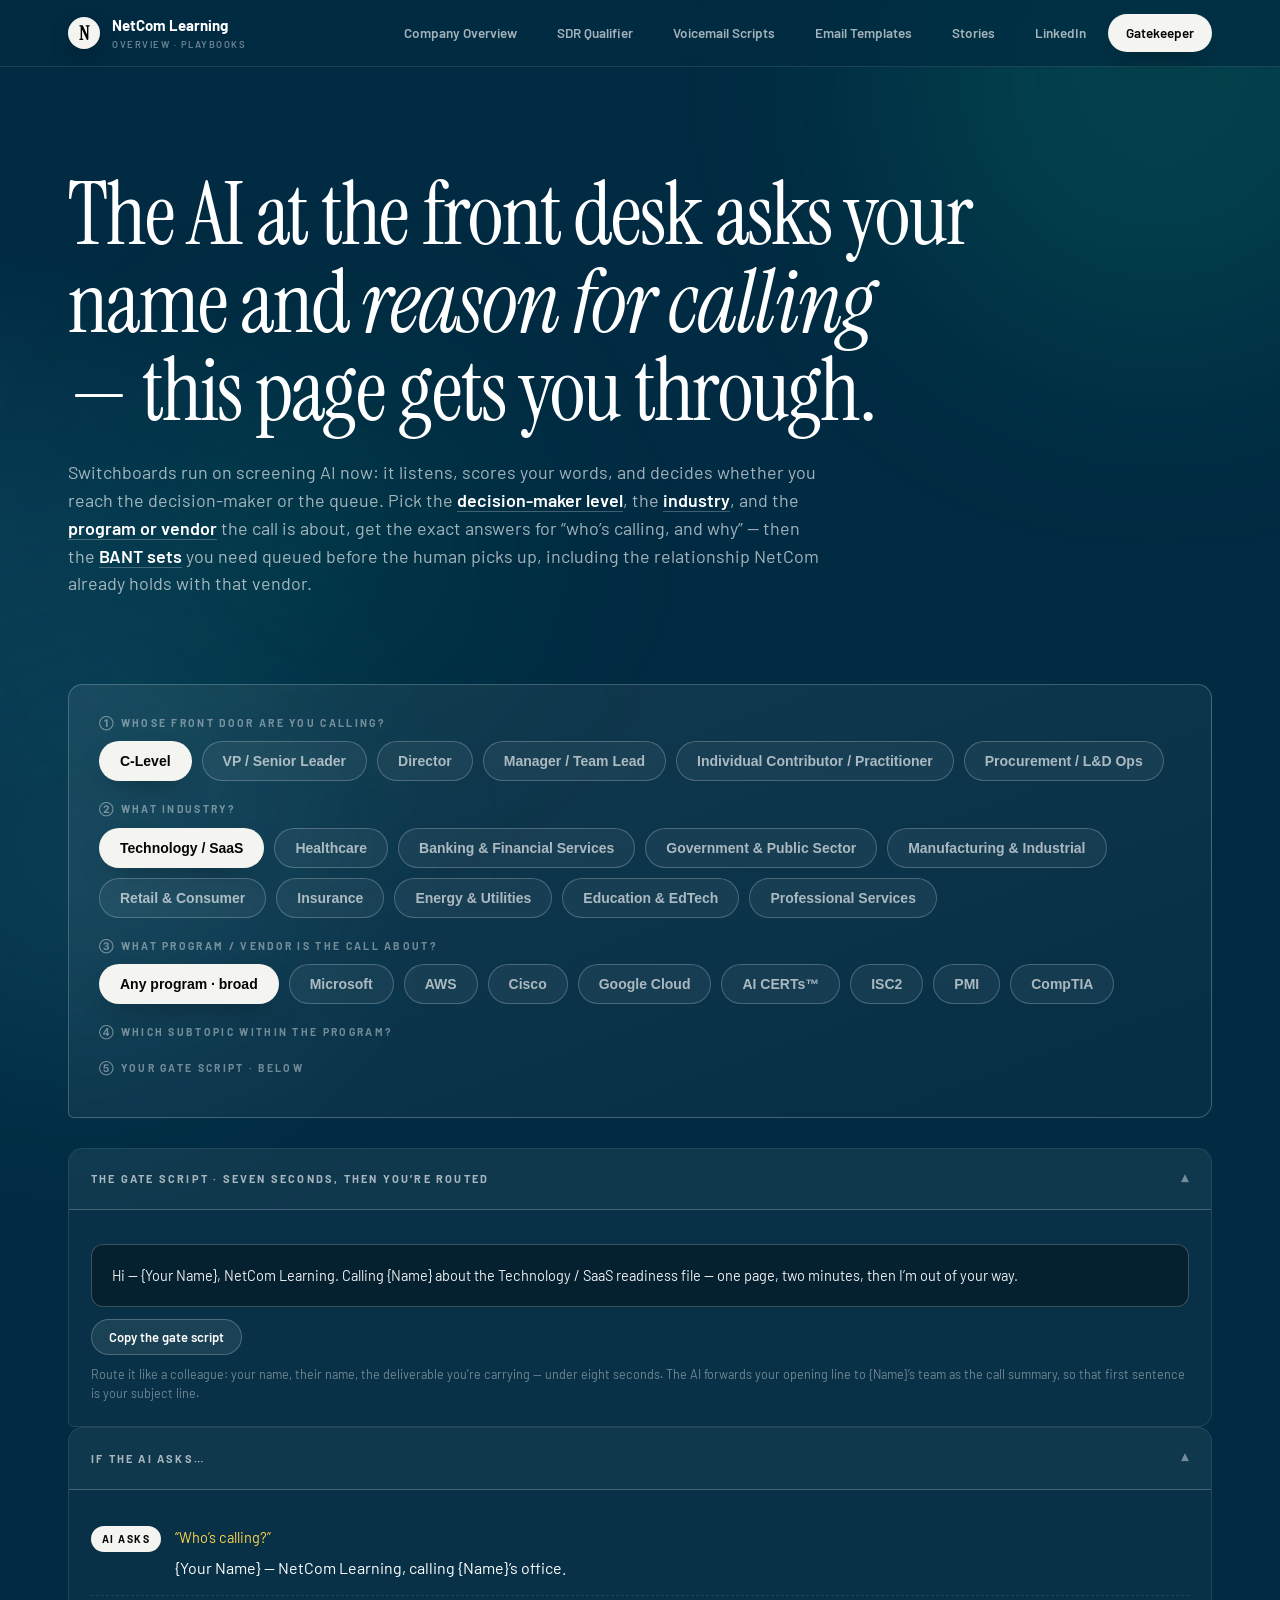
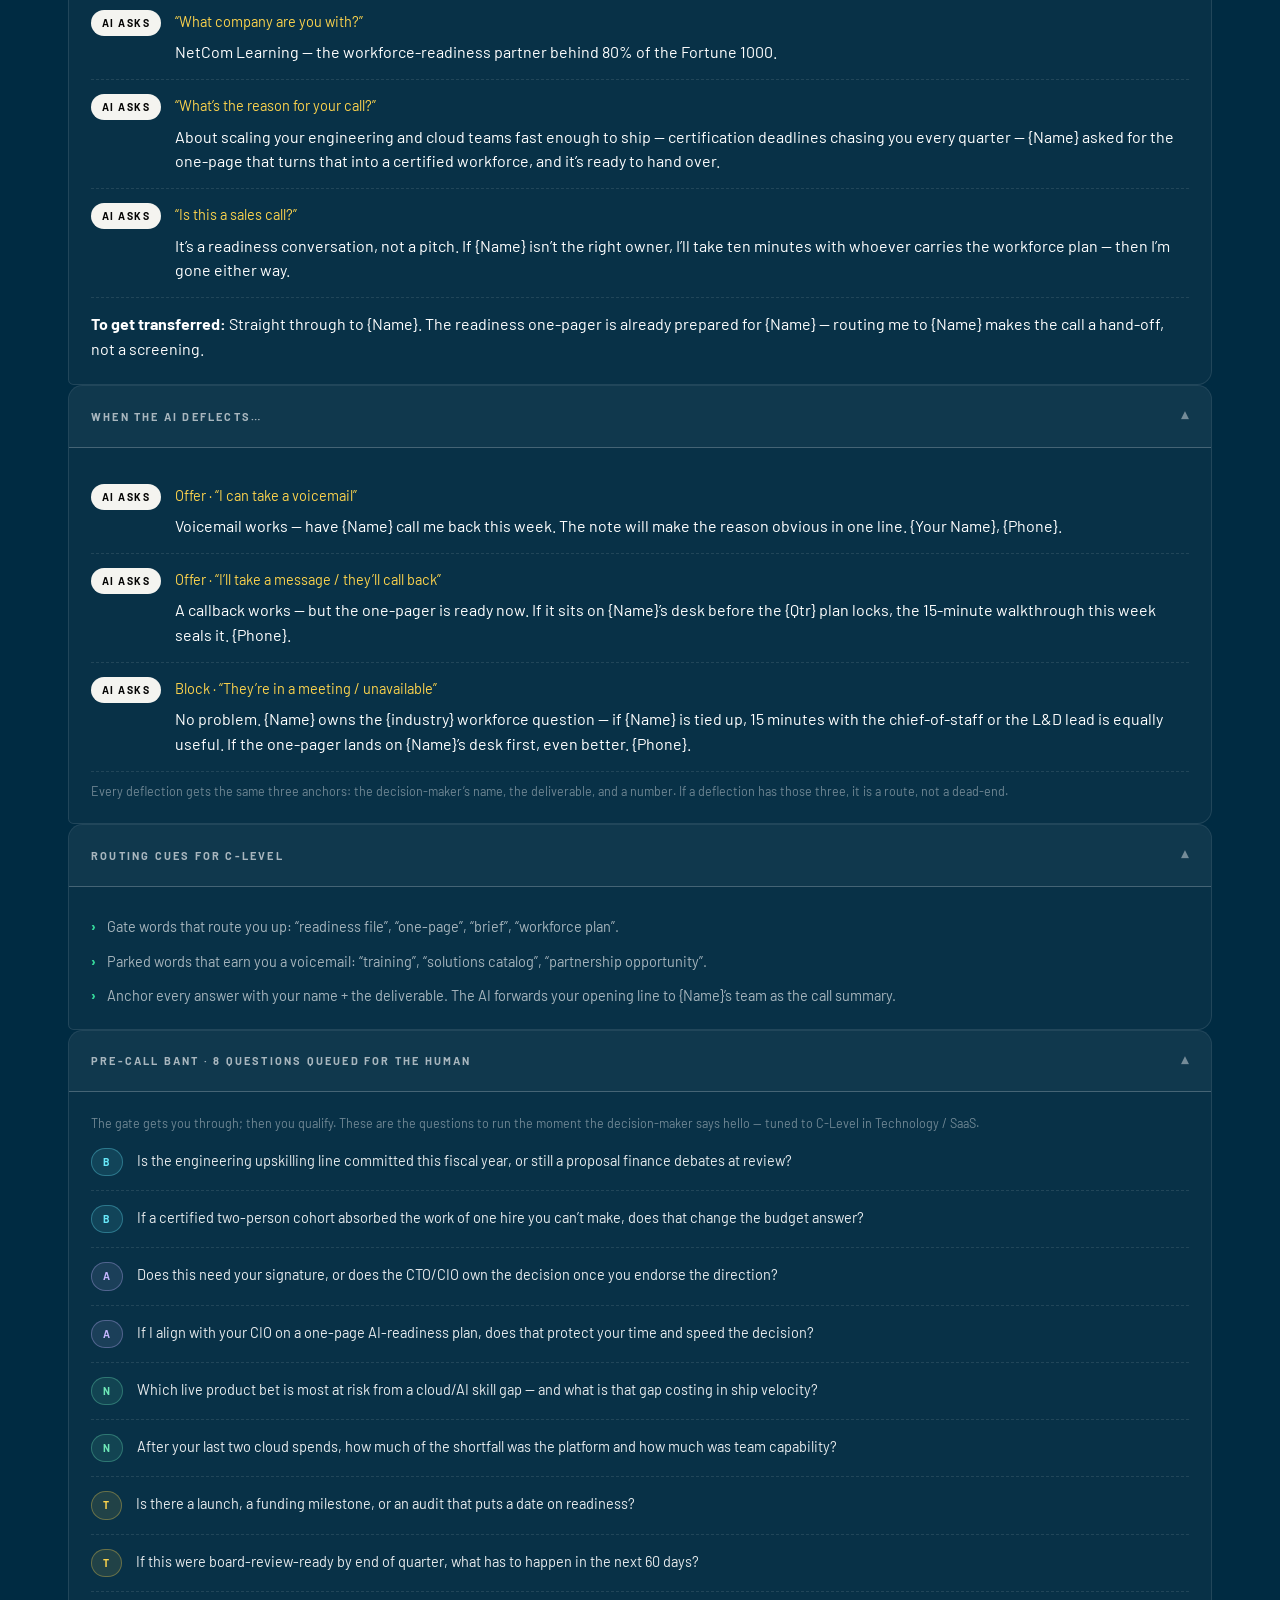
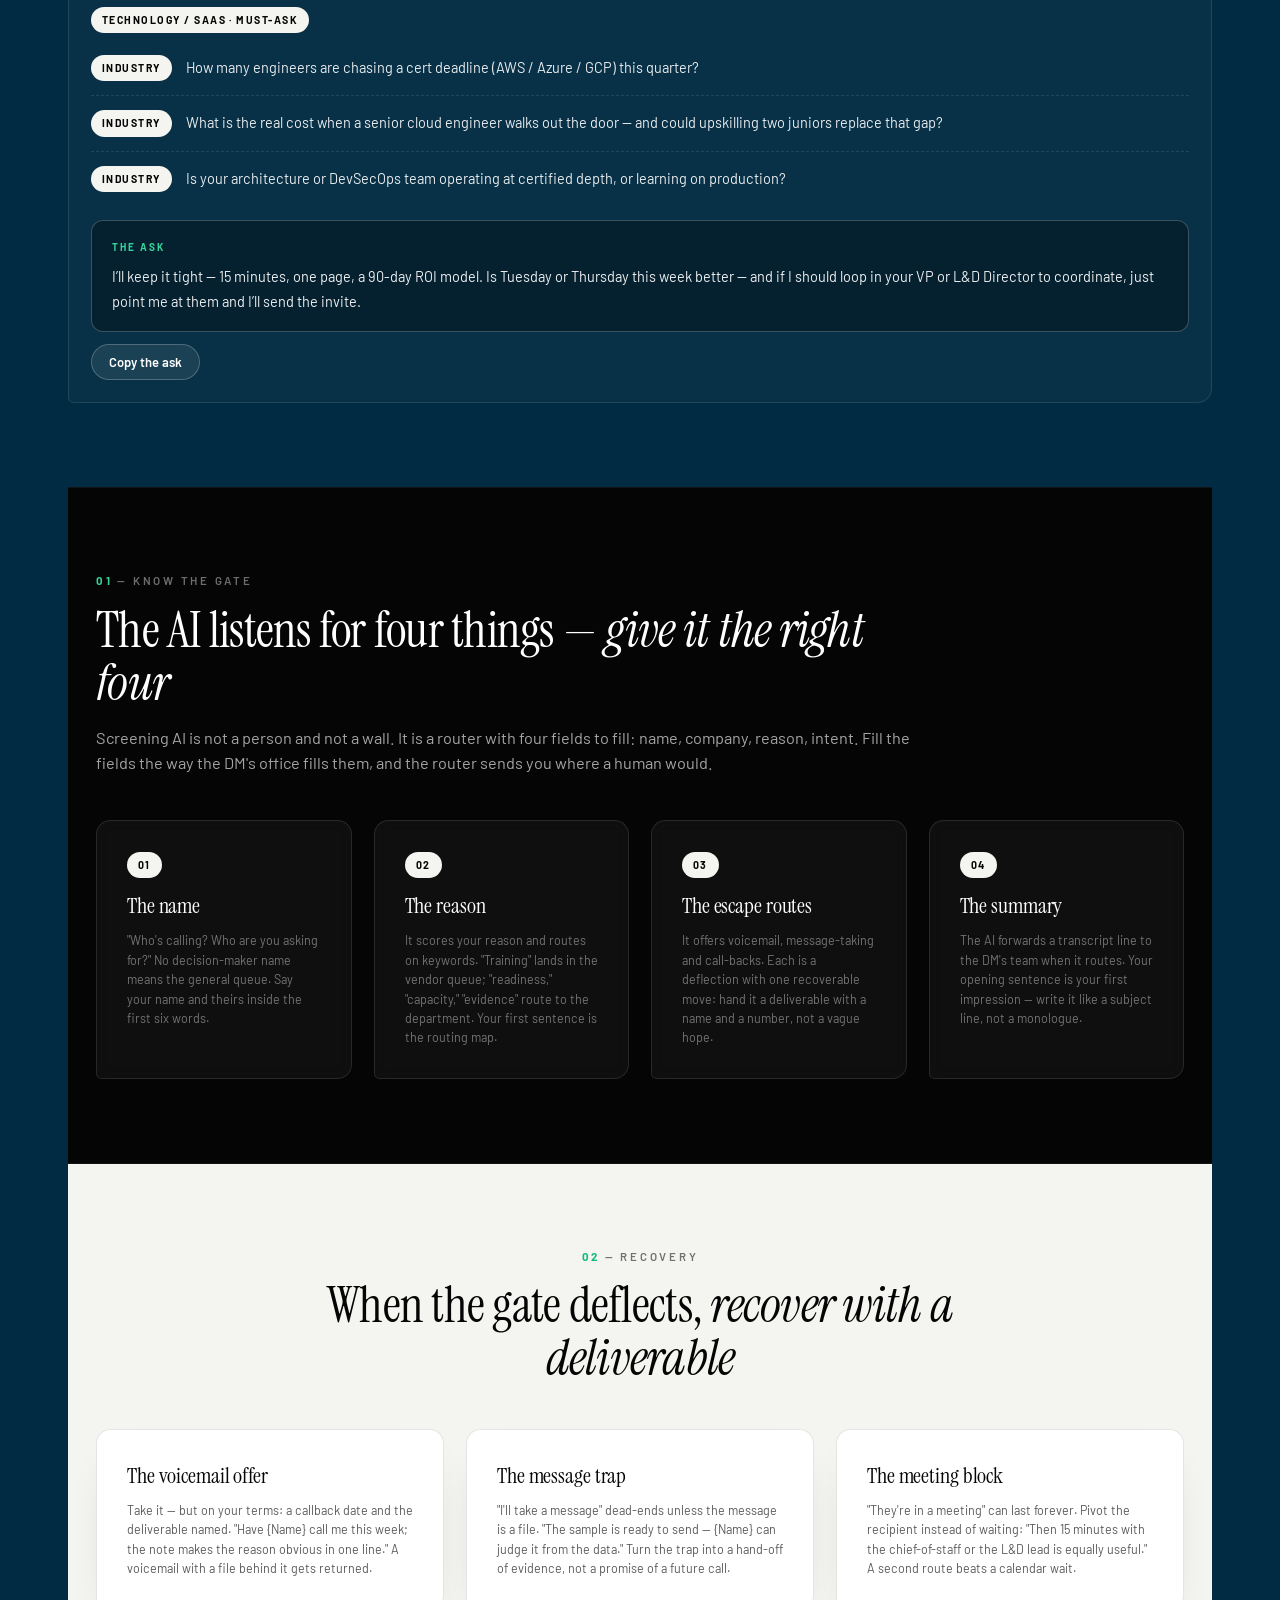
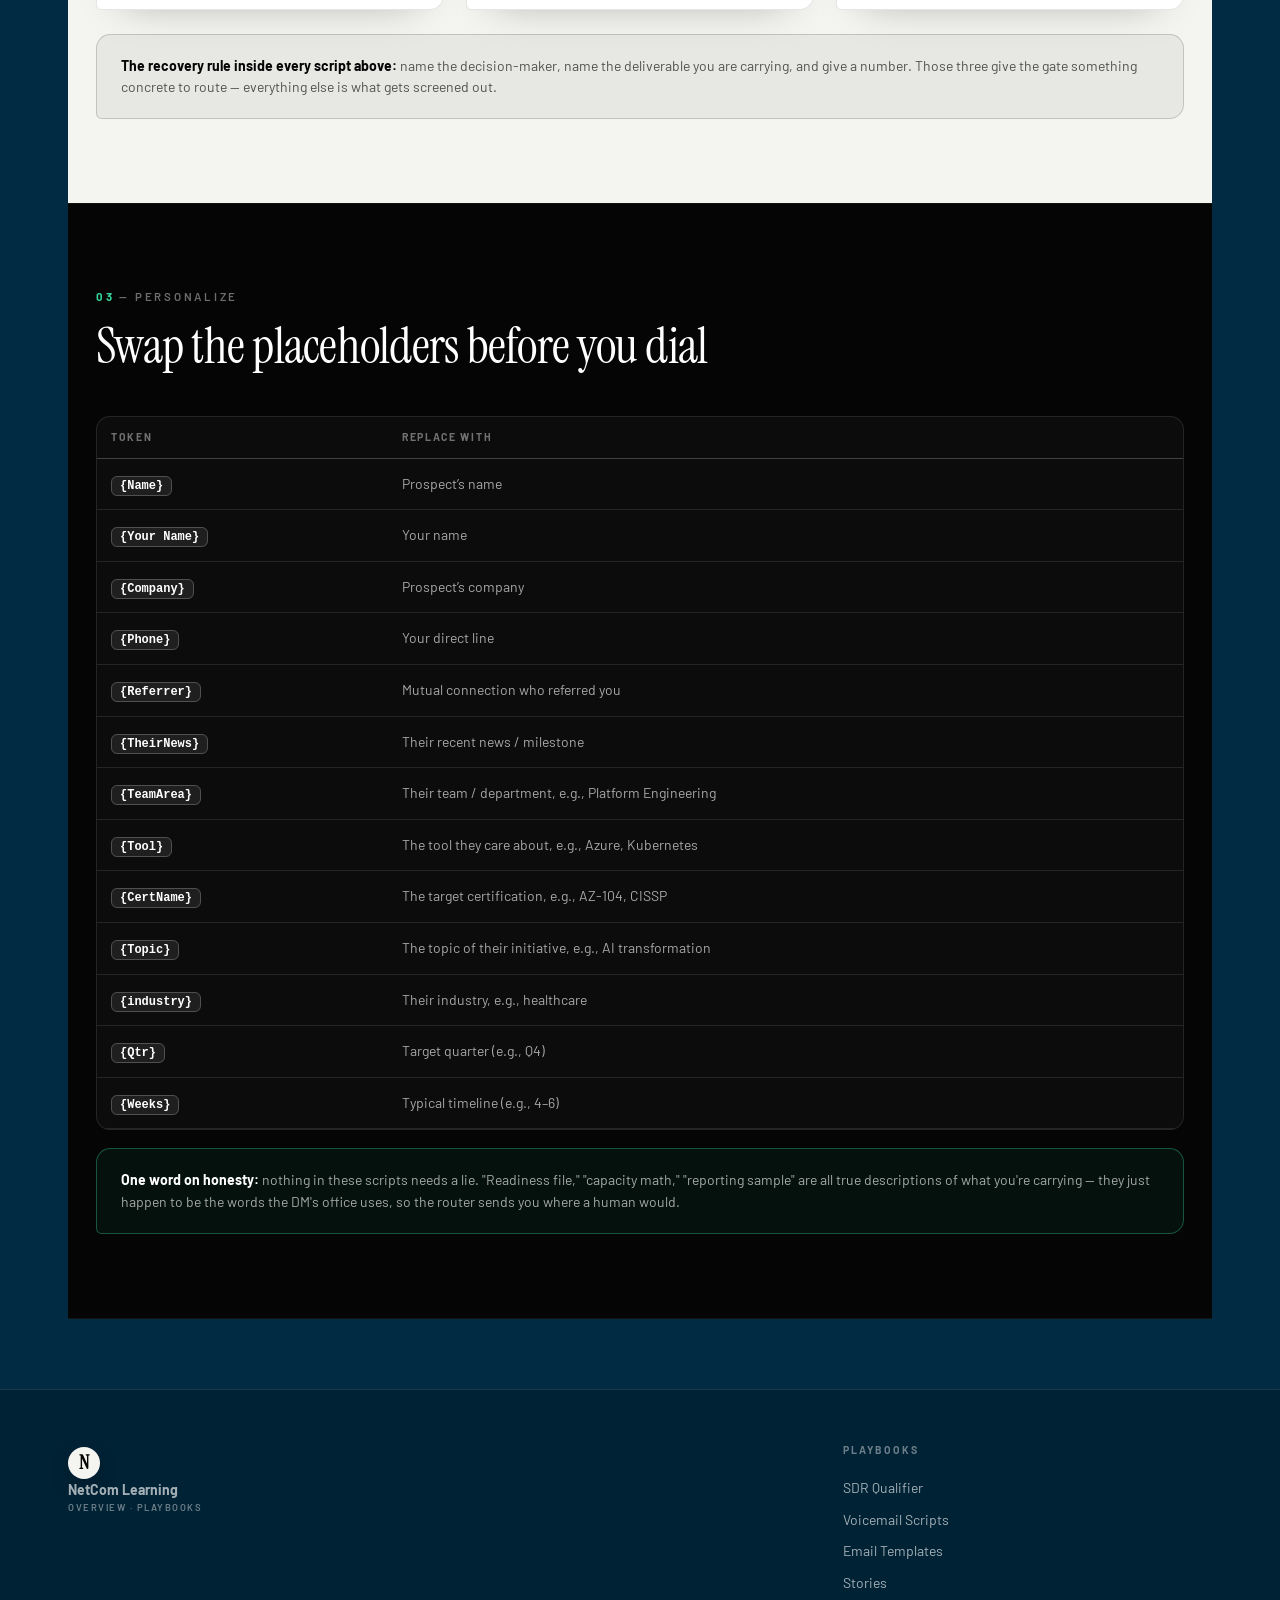
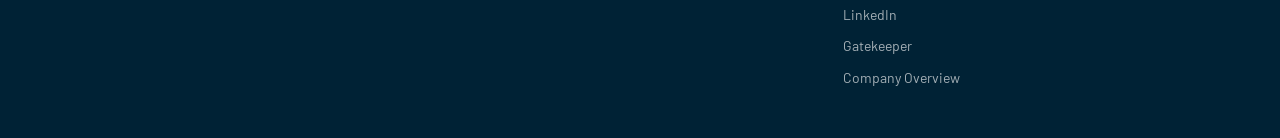
<file: gatekeeper.html>
<!DOCTYPE html>
<html lang="en">
<head>
<meta charset="UTF-8">
<meta name="viewport" content="width=device-width, initial-scale=1.0">
<title>The AI Gatekeeper | NetCom Learning</title>
<link rel="preconnect" href="https://fonts.googleapis.com">
<link rel="preconnect" href="https://fonts.gstatic.com" crossorigin>
<link href="https://fonts.googleapis.com/css2?family=Instrument+Serif:ital@0;1&family=Barlow:wght@400;500;600;700&family=Inter:wght@600;700&display=swap" rel="stylesheet">
<link rel="stylesheet" href="assets/styles.css">
</head>
<body>
<div class="orb orb-1"></div><div class="orb orb-2"></div><div class="orb orb-3"></div>

<nav>
  <div class="container nav-inner">
    <a class="brand" href="index.html">
      <span class="brand-mark">N</span>
      <span>NetCom Learning<small>Overview · Playbooks</small></span>
    </a>
    <div class="nav-links">
      <a href="index.html">Company Overview</a>
      <a href="sdr-qualifier.html">SDR Qualifier</a>
      <a href="voicemail-scripts.html">Voicemail Scripts</a>
      <a href="emails.html">Email Templates</a>
      <a href="stories.html">Stories</a>
      <a href="linkedin.html">LinkedIn</a>
      <a href="gatekeeper.html" class="active">Gatekeeper</a>
    </div>
  </div>
</nav>

<header class="hero" style="padding-bottom:44px">
  <div class="container">
    <h1>The AI at the front desk asks your name and <em>reason for calling</em> — this page gets you through.</h1>
    <p class="lede">Switchboards run on screening AI now: it listens, scores your words, and decides whether you reach the decision-maker or the queue. Pick the <b class="hl">decision-maker level</b>, the <b class="hl">industry</b>, and the <b class="hl">program or vendor</b> the call is about, get the exact answers for “who’s calling, and why” — then the <b class="hl">BANT sets</b> you need queued before the human picks up, including the relationship NetCom already holds with that vendor.</p>
  </div>
</header>

<main class="container">

  <!-- controls -->
  <section style="padding-top:8px" class="reveal">
    <div class="control-panel">
      <div class="cp-label">① Whose front door are you calling?</div>
      <div class="pill-row" id="sel-gk-level"></div>

      <div class="cp-label">② What industry?</div>
      <div class="pill-row" id="sel-gk-industry"></div>

      <div class="cp-label">③ What program / vendor is the call about?</div>
      <div class="pill-row" id="sel-gk-program"></div>

      <div class="cp-label">④ Which subtopic within the program?</div>
      <div class="pill-row" id="sel-gk-subtopic"></div>

      <div class="cp-label">⑤ Your gate script · below</div>
    </div>

    <div id="gk-output"></div>
  </section>

  <!-- how the gate reads -->
  <section class="dark-black reveal">
    <div class="container">
      <div class="section-head">
        <div class="eyebrow"><b>01</b> — Know the gate</div>
        <h2>The AI listens for four things — <em>give it the right four</em></h2>
        <p>Screening AI is not a person and not a wall. It is a router with four fields to fill: name, company, reason, intent. Fill the fields the way the DM's office fills them, and the router sends you where a human would.</p>
      </div>
      <div class="grid grid-4">
        <div class="card"><span class="badge grad">01</span><h3 style="margin-top:12px">The name</h3><p class="small-note">"Who's calling? Who are you asking for?" No decision-maker name means the general queue. Say your name and theirs inside the first six words.</p></div>
        <div class="card"><span class="badge grad">02</span><h3 style="margin-top:12px">The reason</h3><p class="small-note">It scores your reason and routes on keywords. "Training" lands in the vendor queue; "readiness," "capacity," "evidence" route to the department. Your first sentence is the routing map.</p></div>
        <div class="card"><span class="badge grad">03</span><h3 style="margin-top:12px">The escape routes</h3><p class="small-note">It offers voicemail, message-taking and call-backs. Each is a deflection with one recoverable move: hand it a deliverable with a name and a number, not a vague hope.</p></div>
        <div class="card"><span class="badge grad">04</span><h3 style="margin-top:12px">The summary</h3><p class="small-note">The AI forwards a transcript line to the DM's team when it routes. Your opening sentence is your first impression — write it like a subject line, not a monologue.</p></div>
      </div>
    </div>
  </section>

  <!-- deflections -->
  <section class="bone reveal">
    <div class="container">
      <div class="section-head center">
        <div class="eyebrow"><b>02</b> — Recovery</div>
        <h2>When the gate deflects, <em>recover with a deliverable</em></h2>
      </div>
      <div class="grid grid-3">
        <div class="card"><h3>The voicemail offer</h3><p class="small-note">Take it — but on your terms: a callback date and the deliverable named. "Have {Name} call me this week; the note makes the reason obvious in one line." A voicemail with a file behind it gets returned.</p></div>
        <div class="card"><h3>The message trap</h3><p class="small-note">"I'll take a message" dead-ends unless the message is a file. "The sample is ready to send — {Name} can judge it from the data." Turn the trap into a hand-off of evidence, not a promise of a future call.</p></div>
        <div class="card"><h3>The meeting block</h3><p class="small-note">"They're in a meeting" can last forever. Pivot the recipient instead of waiting: "Then 15 minutes with the chief-of-staff or the L&D lead is equally useful." A second route beats a calendar wait.</p></div>
      </div>
      <div class="callout" style="margin-top:24px">
        <b>The recovery rule inside every script above:</b> name the decision-maker, name the deliverable you are carrying, and give a number. Those three give the gate something concrete to route — everything else is what gets screened out.
      </div>
    </div>
  </section>

  <!-- placeholders -->
  <section class="dark-black reveal no-print">
    <div class="container">
      <div class="section-head">
        <div class="eyebrow"><b>03</b> — Personalize</div>
        <h2>Swap the placeholders before you dial</h2>
      </div>
      <div class="wrap-tbl">
        <table class="tbl">
          <thead><tr><th>Token</th><th>Replace with</th></tr></thead>
          <tbody id="placeholder-table"></tbody>
        </table>
      </div>
      <div class="callout" style="margin-top:18px">
        <b>One word on honesty:</b> nothing in these scripts needs a lie. "Readiness file," "capacity math," "reporting sample" are all true descriptions of what you're carrying — they just happen to be the words the DM's office uses, so the router sends you where a human would.
      </div>
    </div>
  </section>

</main>

<footer>
  <div class="container">
    <div class="footer-grid">
      <div>
        <a class="brand" href="index.html"><span class="brand-mark">N</span><span>NetCom Learning<small>Overview · Playbooks</small></span></a>
      </div>
      <div>
        <h4>Playbooks</h4>
        <a href="sdr-qualifier.html">SDR Qualifier</a>
        <a href="voicemail-scripts.html">Voicemail Scripts</a>
        <a href="emails.html">Email Templates</a>
        <a href="stories.html">Stories</a>
        <a href="linkedin.html">LinkedIn</a>
        <a href="gatekeeper.html">Gatekeeper</a>
        <a href="index.html">Company Overview</a>
      </div>
    </div>
  </div>
</footer>

<div class="toast" id="toast"></div>
<script src="assets/sdr-industries.js"></script>
<script src="assets/sdr-levels.js"></script>
<script src="assets/sdr-vms.js"></script>
<script src="assets/sdr-emails.js"></script>
<script src="assets/sdr-stories.js"></script>
<script src="assets/sdr-story-ind.js"></script>
<script src="assets/sdr-li.js"></script>
<script src="assets/sdr-gatekeeper.js"></script>
<script src="assets/sdr-programs.js"></script>
<script src="assets/sdr-objections.js"></script>
<script src="assets/sdr-bant-cxvp.js"></script>
<script src="assets/sdr-bant-dirmgr.js"></script>
<script src="assets/sdr-bant-icldo.js"></script>
<script src="assets/sdr-objections-extra.js"></script>
<script src="assets/sdr-data.js"></script>
<script src="assets/app.js"></script>
</body>
</html>
</file>
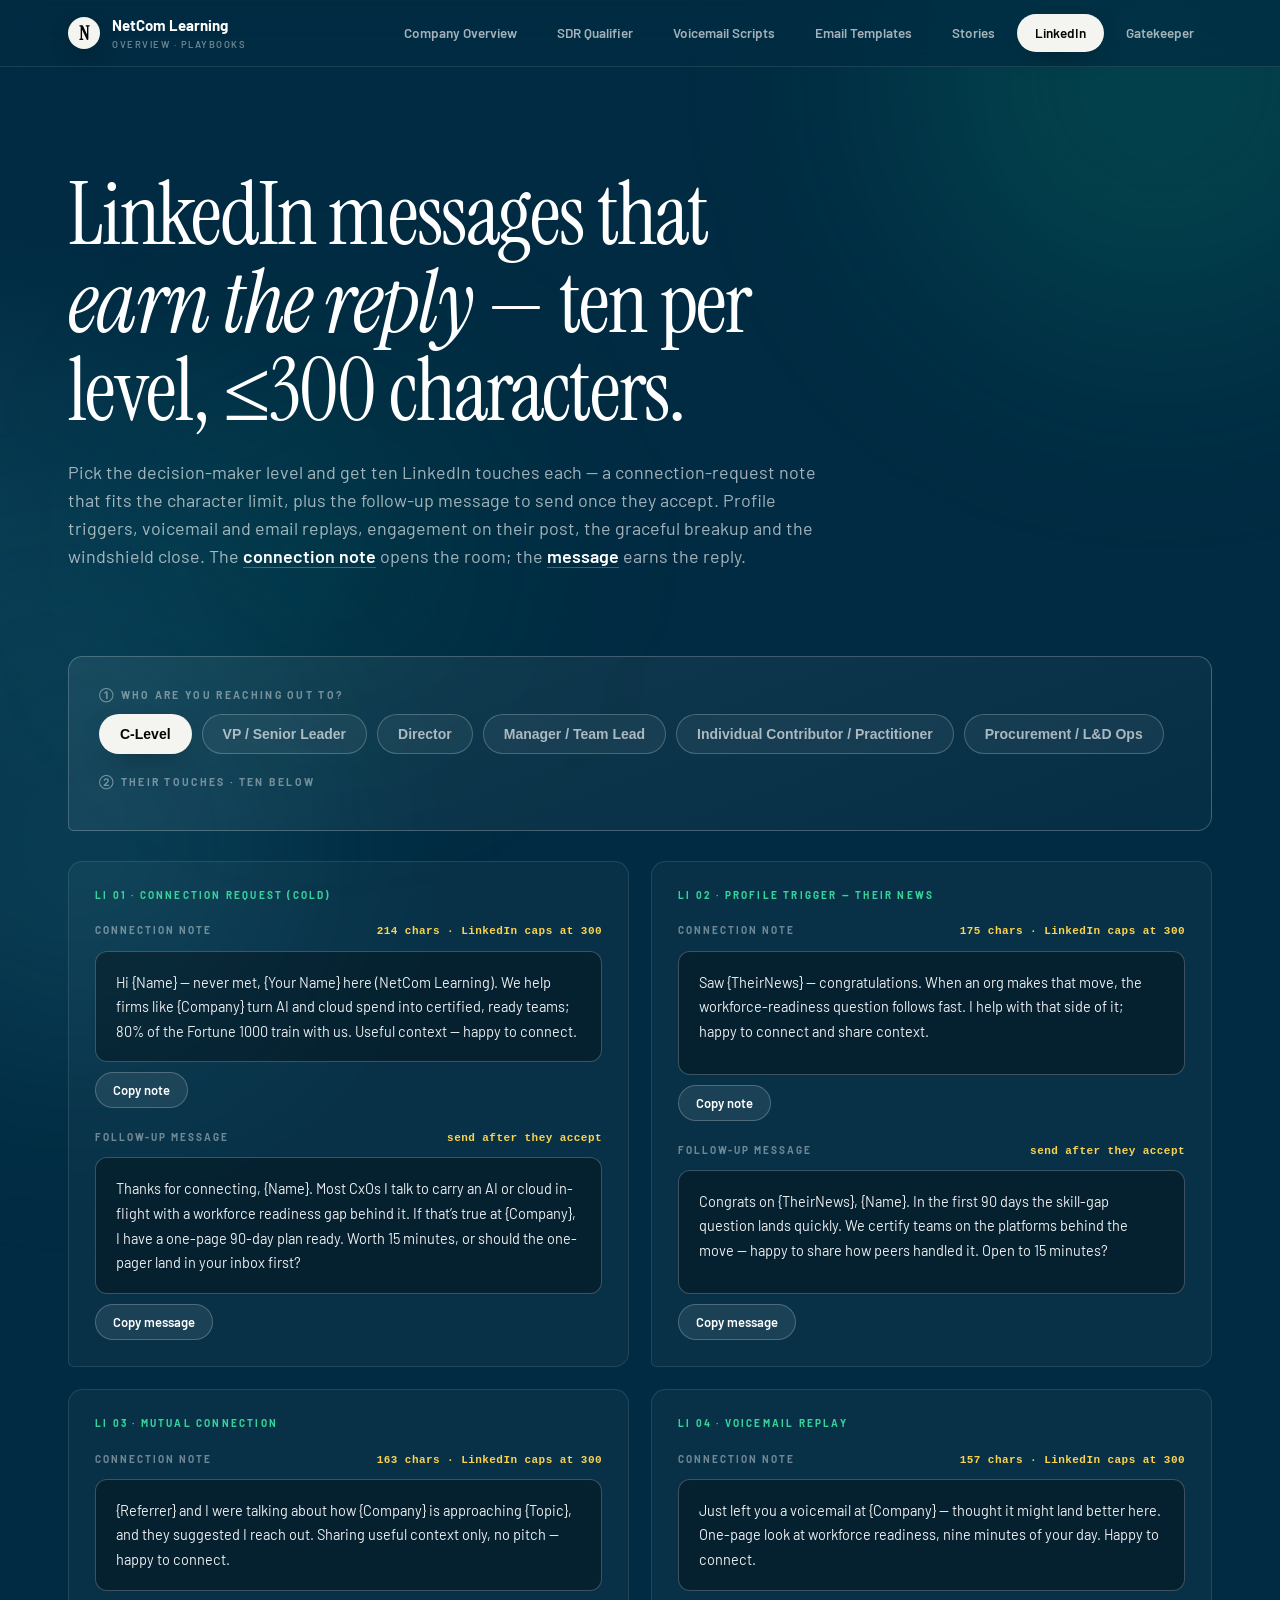
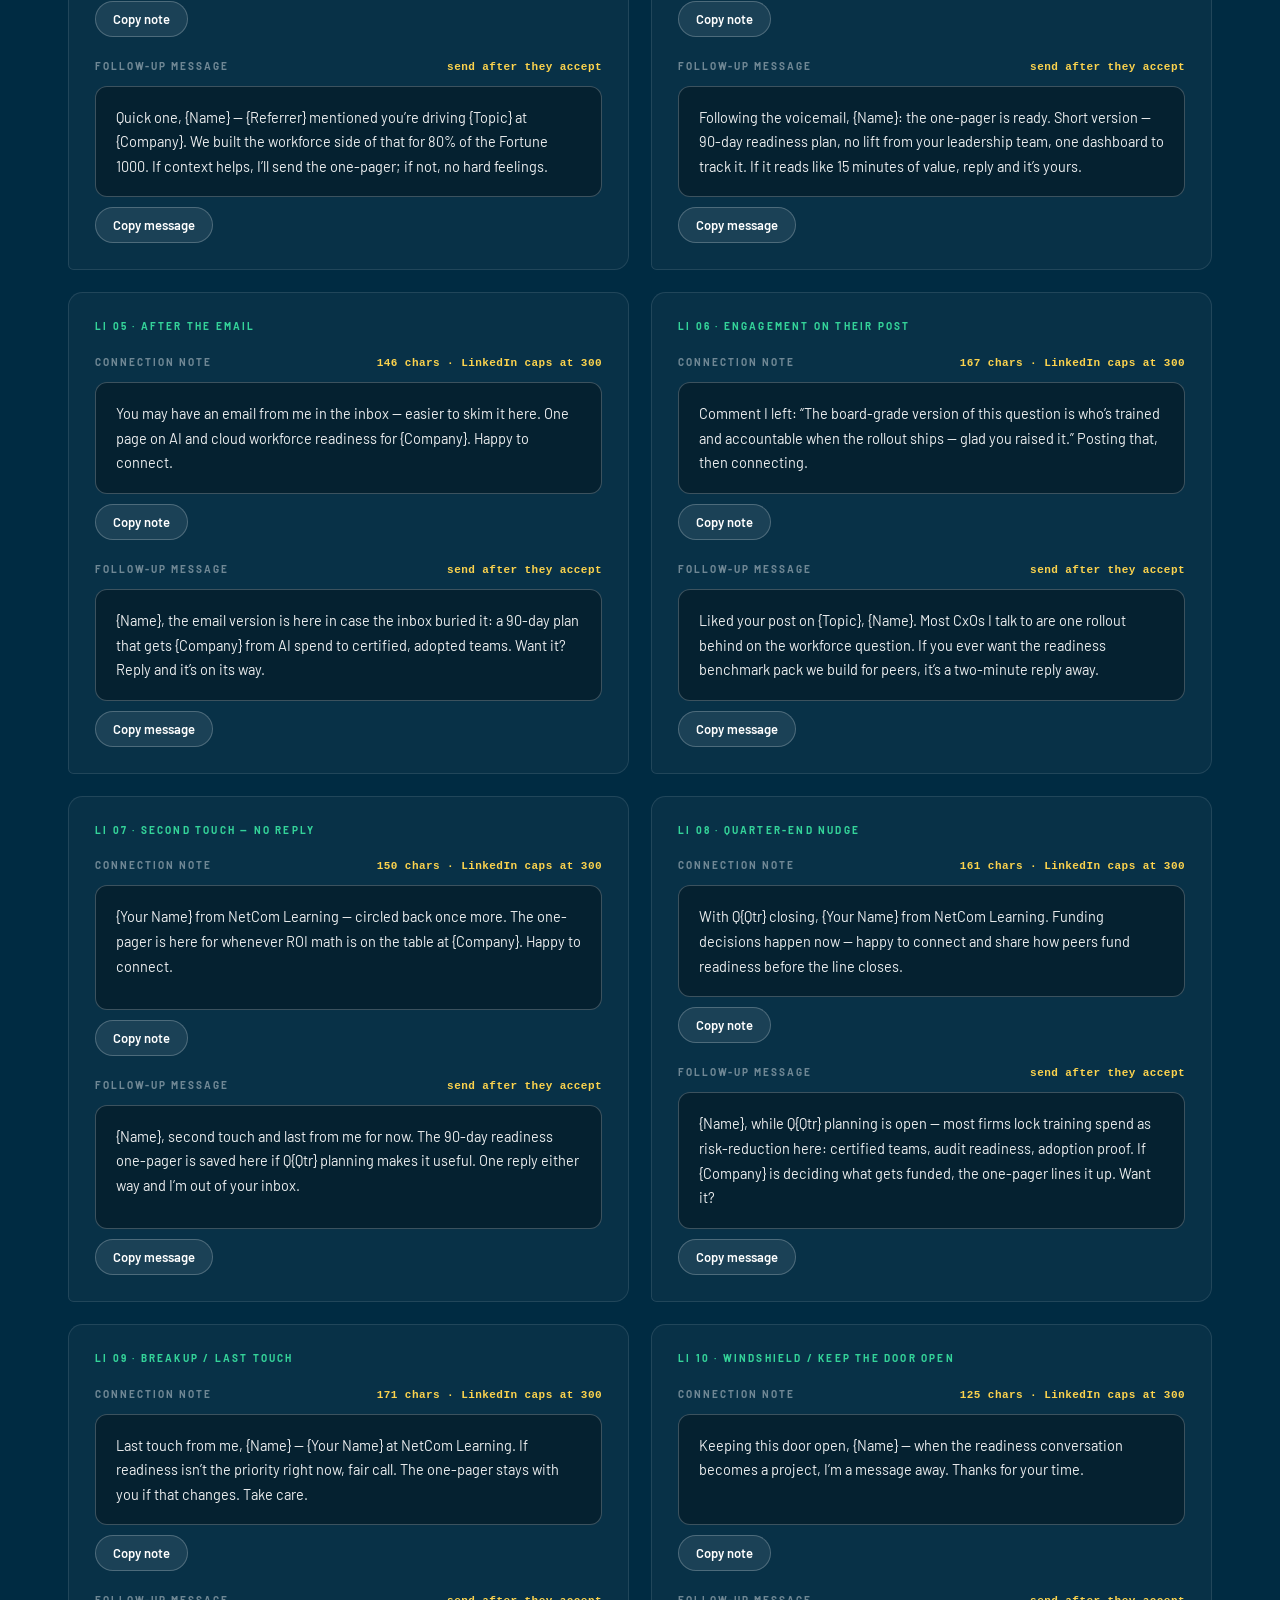
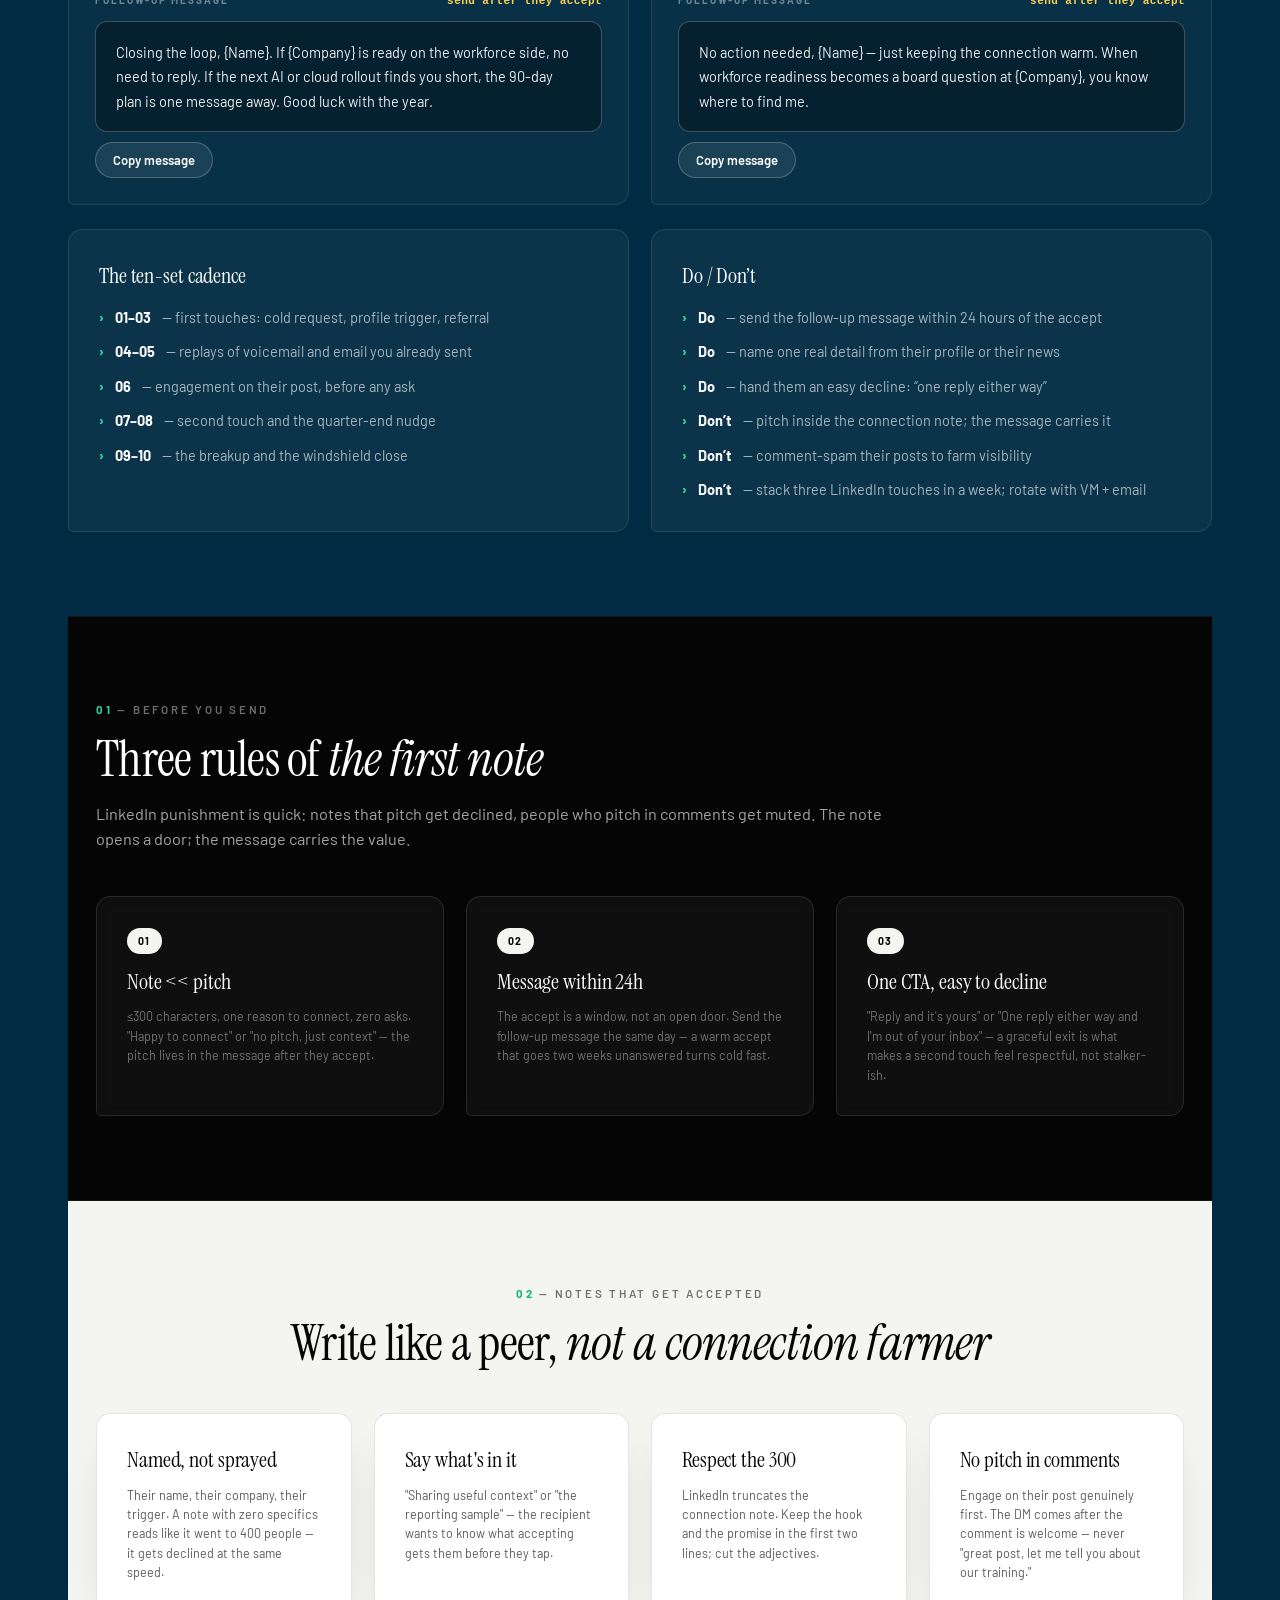
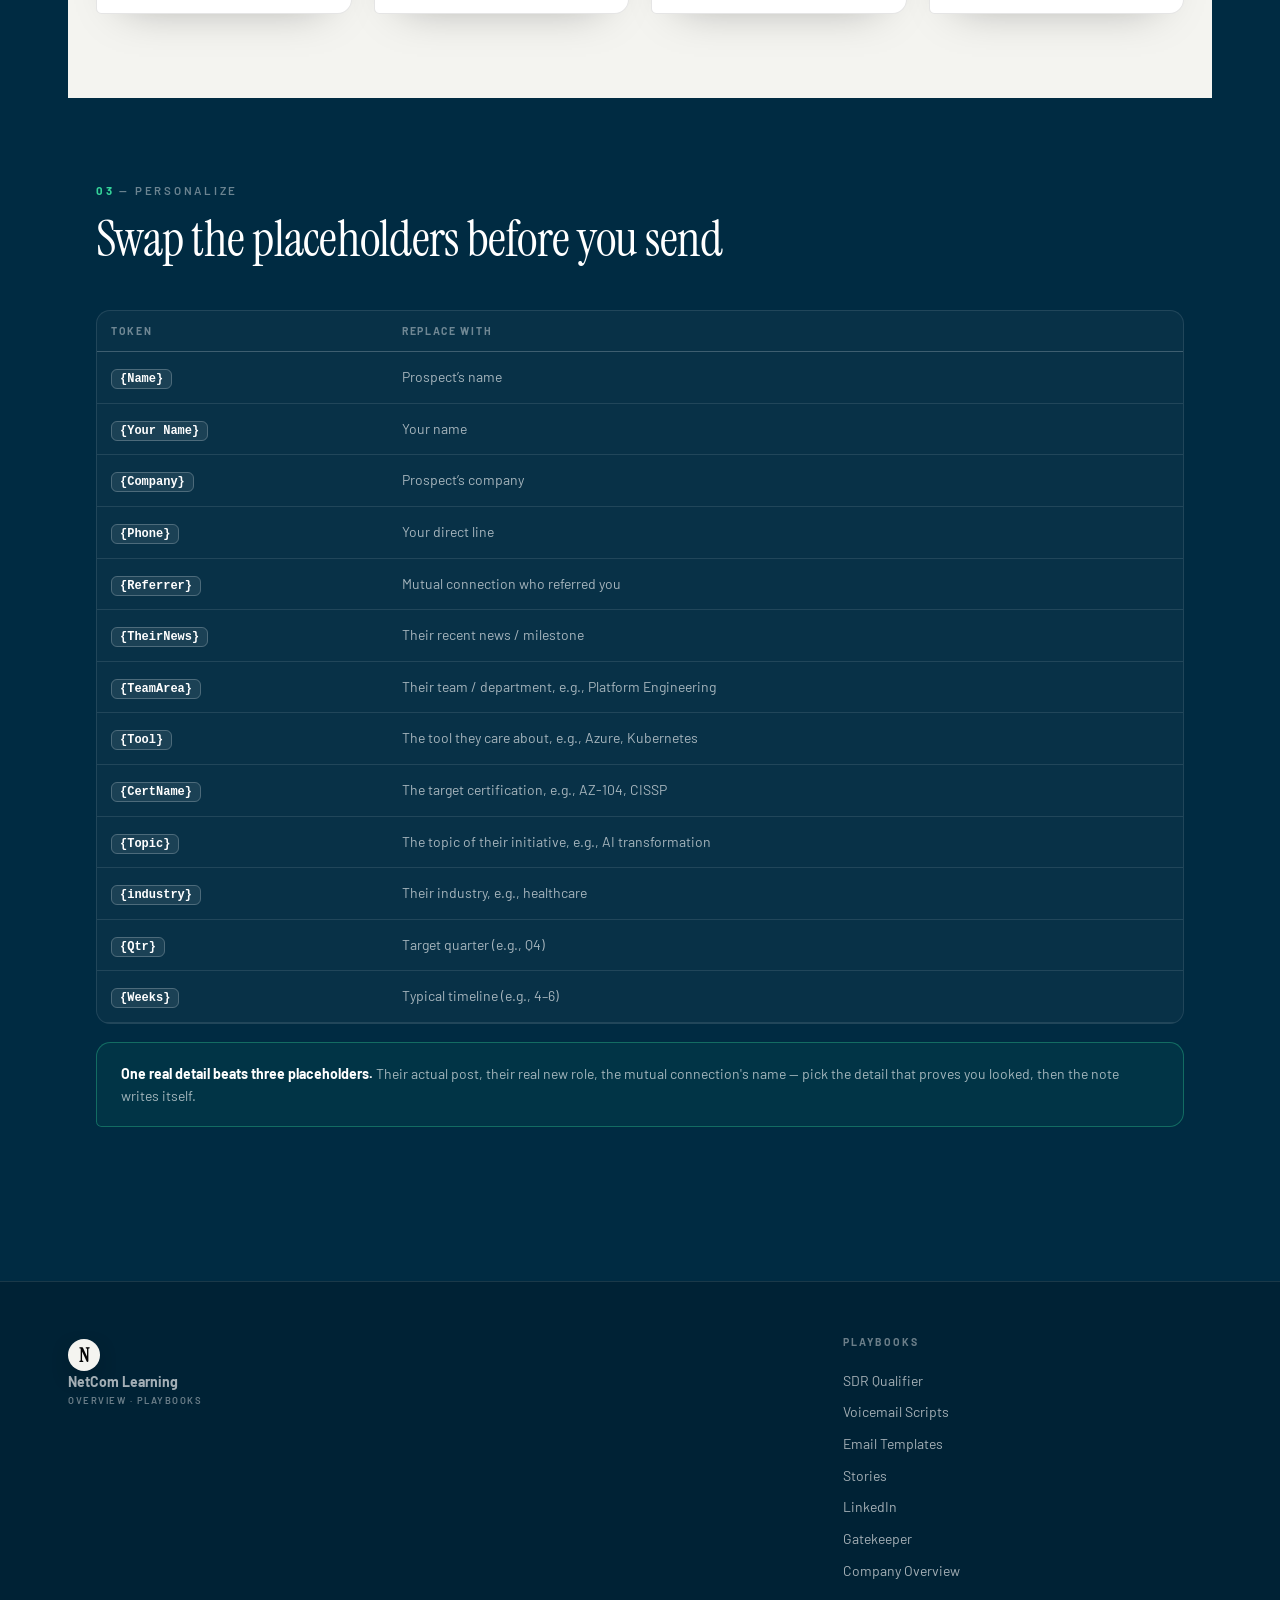
<file: linkedin.html>
<!DOCTYPE html>
<html lang="en">
<head>
<meta charset="UTF-8">
<meta name="viewport" content="width=device-width, initial-scale=1.0">
<title>LinkedIn Follow-ups | NetCom Learning</title>
<link rel="preconnect" href="https://fonts.googleapis.com">
<link rel="preconnect" href="https://fonts.gstatic.com" crossorigin>
<link href="https://fonts.googleapis.com/css2?family=Instrument+Serif:ital@0;1&family=Barlow:wght@400;500;600;700&family=Inter:wght@600;700&display=swap" rel="stylesheet">
<link rel="stylesheet" href="assets/styles.css">
</head>
<body>
<div class="orb orb-1"></div><div class="orb orb-2"></div><div class="orb orb-3"></div>

<nav>
  <div class="container nav-inner">
    <a class="brand" href="index.html">
      <span class="brand-mark">N</span>
      <span>NetCom Learning<small>Overview · Playbooks</small></span>
    </a>
    <div class="nav-links">
      <a href="index.html">Company Overview</a>
      <a href="sdr-qualifier.html">SDR Qualifier</a>
      <a href="voicemail-scripts.html">Voicemail Scripts</a>
      <a href="emails.html">Email Templates</a>
      <a href="stories.html">Stories</a>
      <a href="linkedin.html" class="active">LinkedIn</a>
      <a href="gatekeeper.html">Gatekeeper</a>
    </div>
  </div>
</nav>

<header class="hero" style="padding-bottom:44px">
  <div class="container">
    <h1>LinkedIn messages that <em>earn the reply</em> — ten per level, ≤300 characters.</h1>
    <p class="lede">Pick the decision-maker level and get ten LinkedIn touches each — a connection-request note that fits the character limit, plus the follow-up message to send once they accept. Profile triggers, voicemail and email replays, engagement on their post, the graceful breakup and the windshield close. The <b class="hl">connection note</b> opens the room; the <b class="hl">message</b> earns the reply.</p>
  </div>
</header>

<main class="container">

  <section style="padding-top:8px" class="reveal">
    <div class="control-panel">
      <div class="cp-label">① Who are you reaching out to?</div>
      <div class="pill-row" id="sel-li"></div>

      <div class="cp-label">② Their touches · ten below</div>
    </div>
    <div id="li-output"></div>
  </section>

  <!-- etiquette -->
  <section class="dark-black reveal">
    <div class="container">
      <div class="section-head">
        <div class="eyebrow"><b>01</b> — Before you send</div>
        <h2>Three rules of <em>the first note</em></h2>
        <p>LinkedIn punishment is quick: notes that pitch get declined, people who pitch in comments get muted. The note opens a door; the message carries the value.</p>
      </div>
      <div class="grid grid-3">
        <div class="card"><span class="badge grad">01</span><h3 style="margin-top:12px">Note &lt;&lt; pitch</h3><p class="small-note">≤300 characters, one reason to connect, zero asks. "Happy to connect" or "no pitch, just context" — the pitch lives in the message after they accept.</p></div>
        <div class="card"><span class="badge grad">02</span><h3 style="margin-top:12px">Message within 24h</h3><p class="small-note">The accept is a window, not an open door. Send the follow-up message the same day — a warm accept that goes two weeks unanswered turns cold fast.</p></div>
        <div class="card"><span class="badge grad">03</span><h3 style="margin-top:12px">One CTA, easy to decline</h3><p class="small-note">"Reply and it's yours" or "One reply either way and I'm out of your inbox" — a graceful exit is what makes a second touch feel respectful, not stalker-ish.</p></div>
      </div>
    </div>
  </section>

  <!-- craft -->
  <section class="bone reveal">
    <div class="container">
      <div class="section-head center">
        <div class="eyebrow"><b>02</b> — Notes that get accepted</div>
        <h2>Write like a peer, <em>not a connection farmer</em></h2>
      </div>
      <div class="grid grid-4">
        <div class="card"><h3>Named, not sprayed</h3><p class="small-note">Their name, their company, their trigger. A note with zero specifics reads like it went to 400 people — it gets declined at the same speed.</p></div>
        <div class="card"><h3>Say what's in it</h3><p class="small-note">"Sharing useful context" or "the reporting sample" — the recipient wants to know what accepting gets them before they tap.</p></div>
        <div class="card"><h3>Respect the 300</h3><p class="small-note">LinkedIn truncates the connection note. Keep the hook and the promise in the first two lines; cut the adjectives.</p></div>
        <div class="card"><h3>No pitch in comments</h3><p class="small-note">Engage on their post genuinely first. The DM comes after the comment is welcome — never "great post, let me tell you about our training."</p></div>
      </div>
    </div>
  </section>

  <!-- placeholders -->
  <section class="reveal">
    <div class="container">
      <div class="section-head">
        <div class="eyebrow"><b>03</b> — Personalize</div>
        <h2>Swap the placeholders before you send</h2>
      </div>
      <div class="wrap-tbl">
        <table class="tbl">
          <thead><tr><th>Token</th><th>Replace with</th></tr></thead>
          <tbody id="placeholder-table"></tbody>
        </table>
      </div>
      <div class="callout" style="margin-top:18px">
        <b>One real detail beats three placeholders.</b> Their actual post, their real new role, the mutual connection's name — pick the detail that proves you looked, then the note writes itself.
      </div>
    </div>
  </section>

</main>

<footer>
  <div class="container">
    <div class="footer-grid">
      <div>
        <a class="brand" href="index.html"><span class="brand-mark">N</span><span>NetCom Learning<small>Overview · Playbooks</small></span></a>
      </div>
      <div>
        <h4>Playbooks</h4>
        <a href="sdr-qualifier.html">SDR Qualifier</a>
        <a href="voicemail-scripts.html">Voicemail Scripts</a>
        <a href="emails.html">Email Templates</a>
        <a href="stories.html">Stories</a>
        <a href="linkedin.html">LinkedIn</a>
        <a href="gatekeeper.html">Gatekeeper</a>
        <a href="index.html">Company Overview</a>
      </div>
    </div>
  </div>
</footer>

<div class="toast" id="toast"></div>
<script src="assets/sdr-industries.js"></script>
<script src="assets/sdr-levels.js"></script>
<script src="assets/sdr-vms.js"></script>
<script src="assets/sdr-emails.js"></script>
<script src="assets/sdr-stories.js"></script>
<script src="assets/sdr-li.js"></script>
<script src="assets/sdr-objections.js"></script>
<script src="assets/sdr-bant-cxvp.js"></script>
<script src="assets/sdr-bant-dirmgr.js"></script>
<script src="assets/sdr-bant-icldo.js"></script>
<script src="assets/sdr-objections-extra.js"></script>
<script src="assets/sdr-data.js"></script>
<script src="assets/app.js"></script>
</body>
</html>
</file>
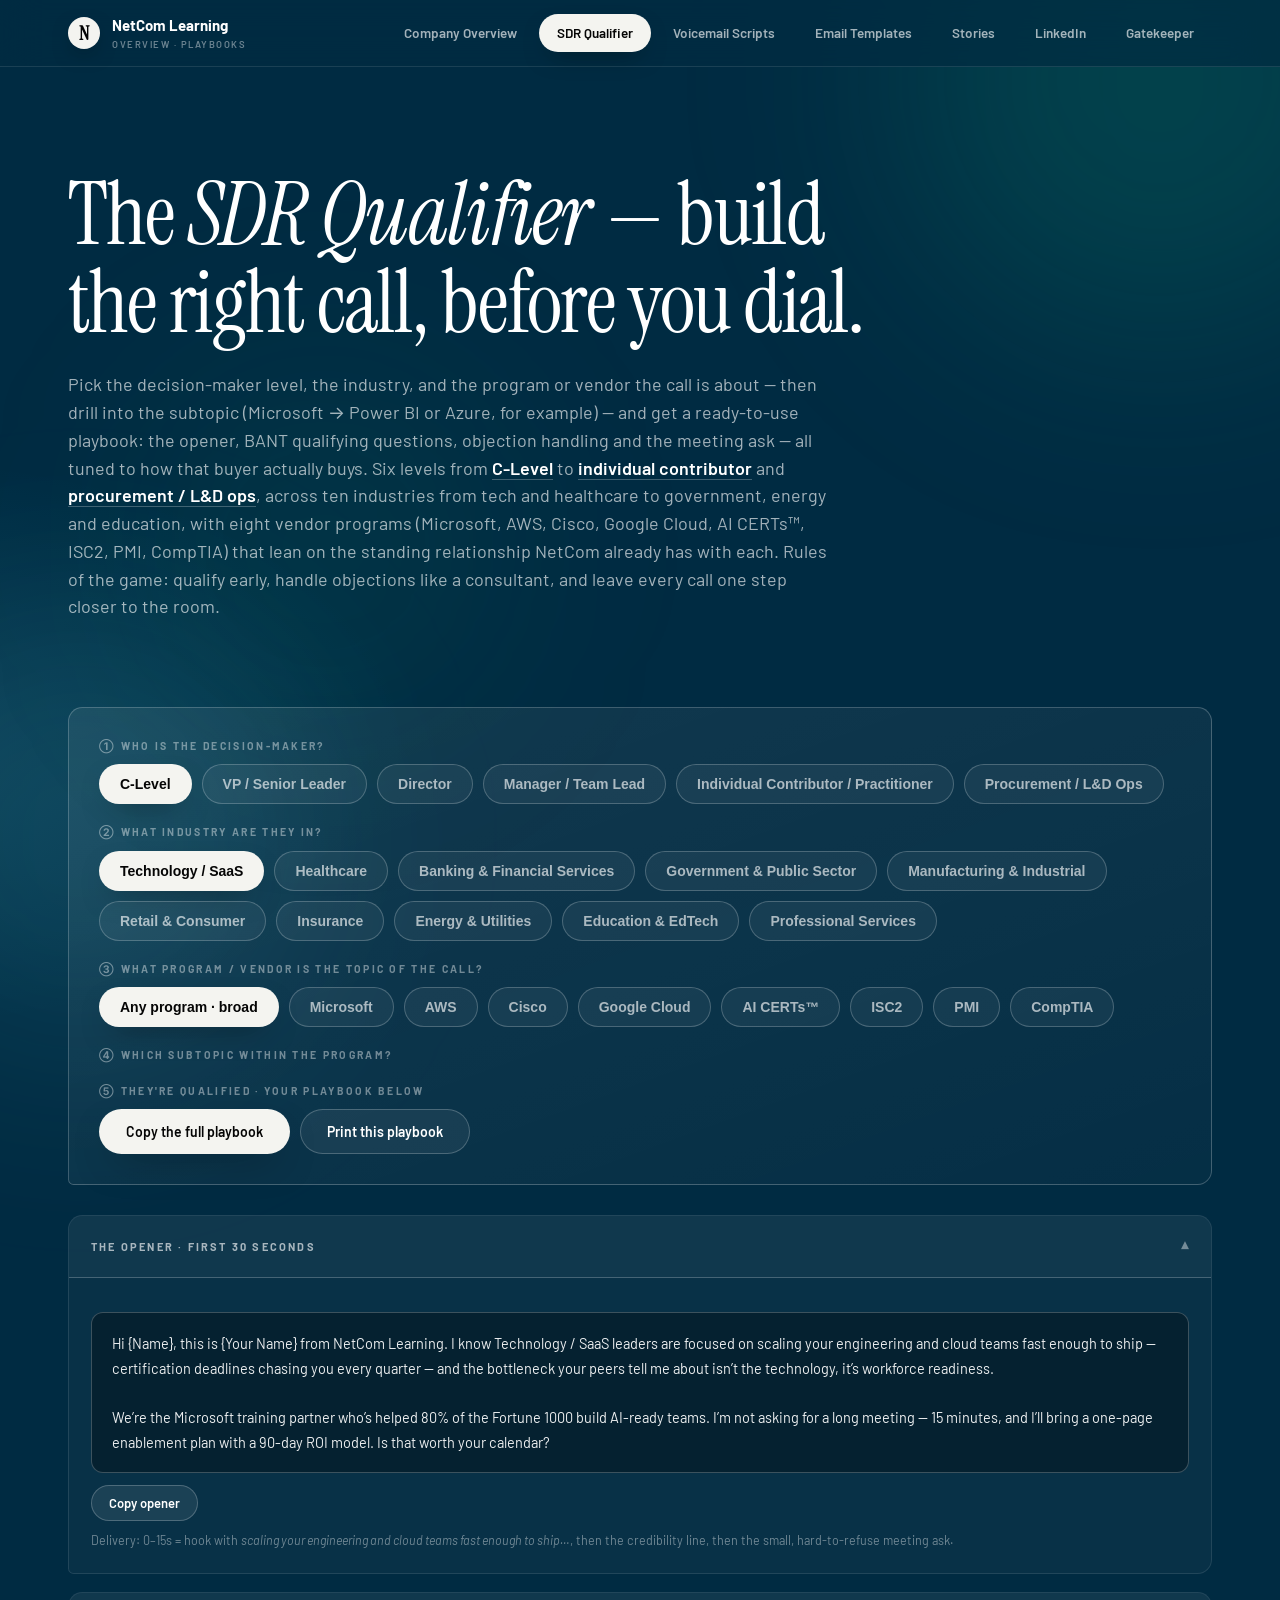
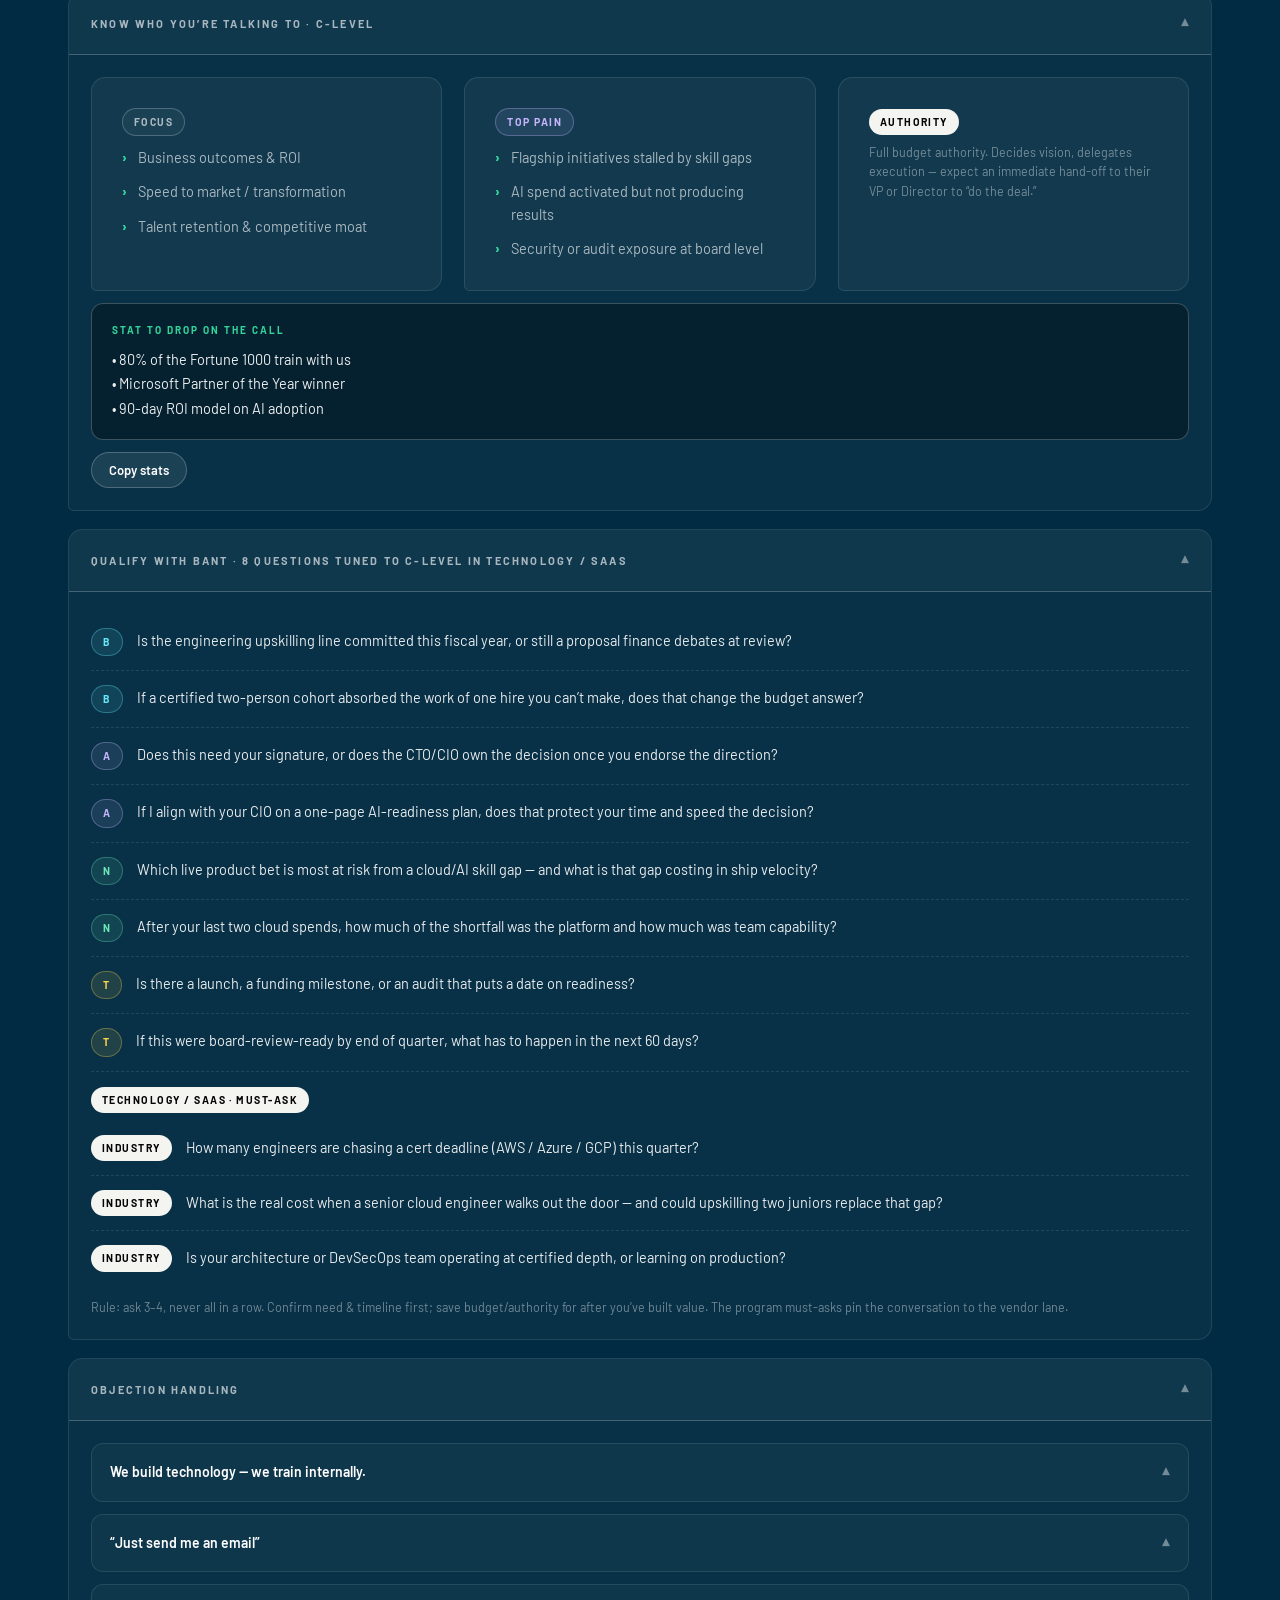
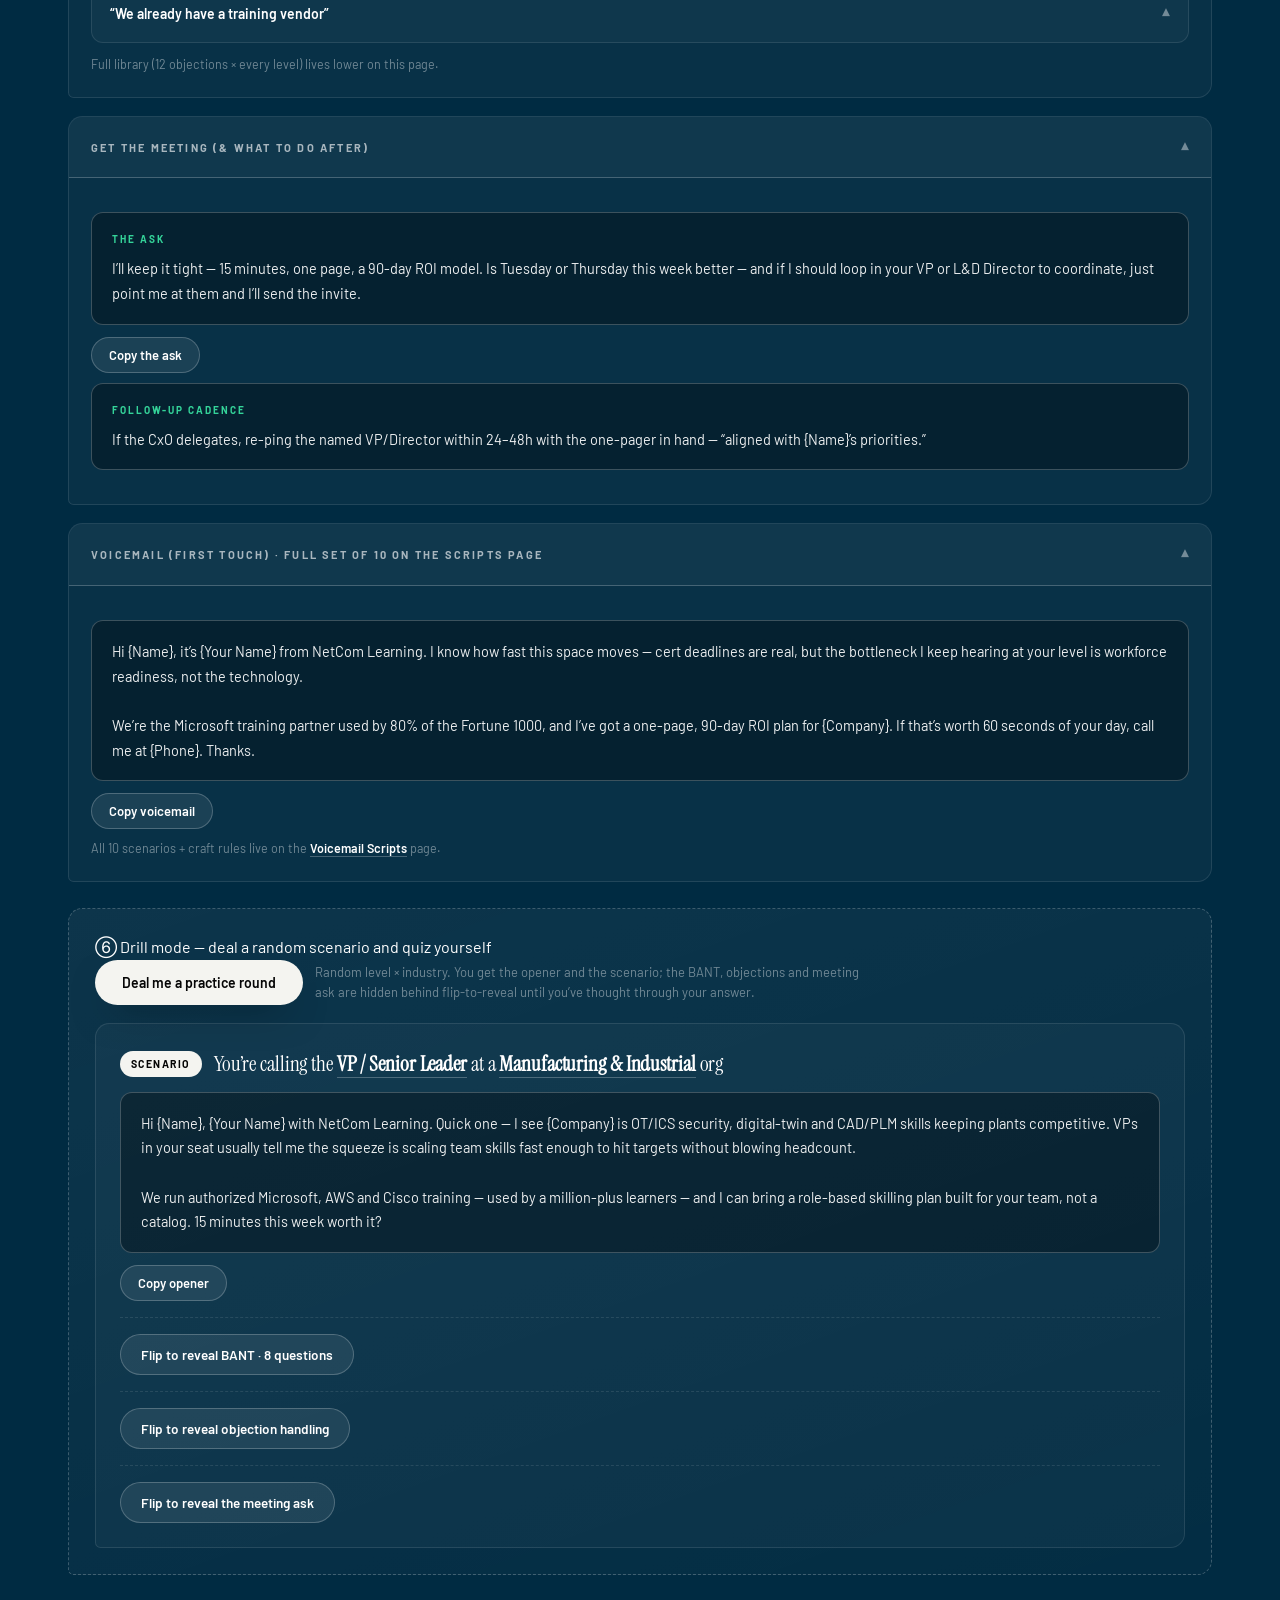
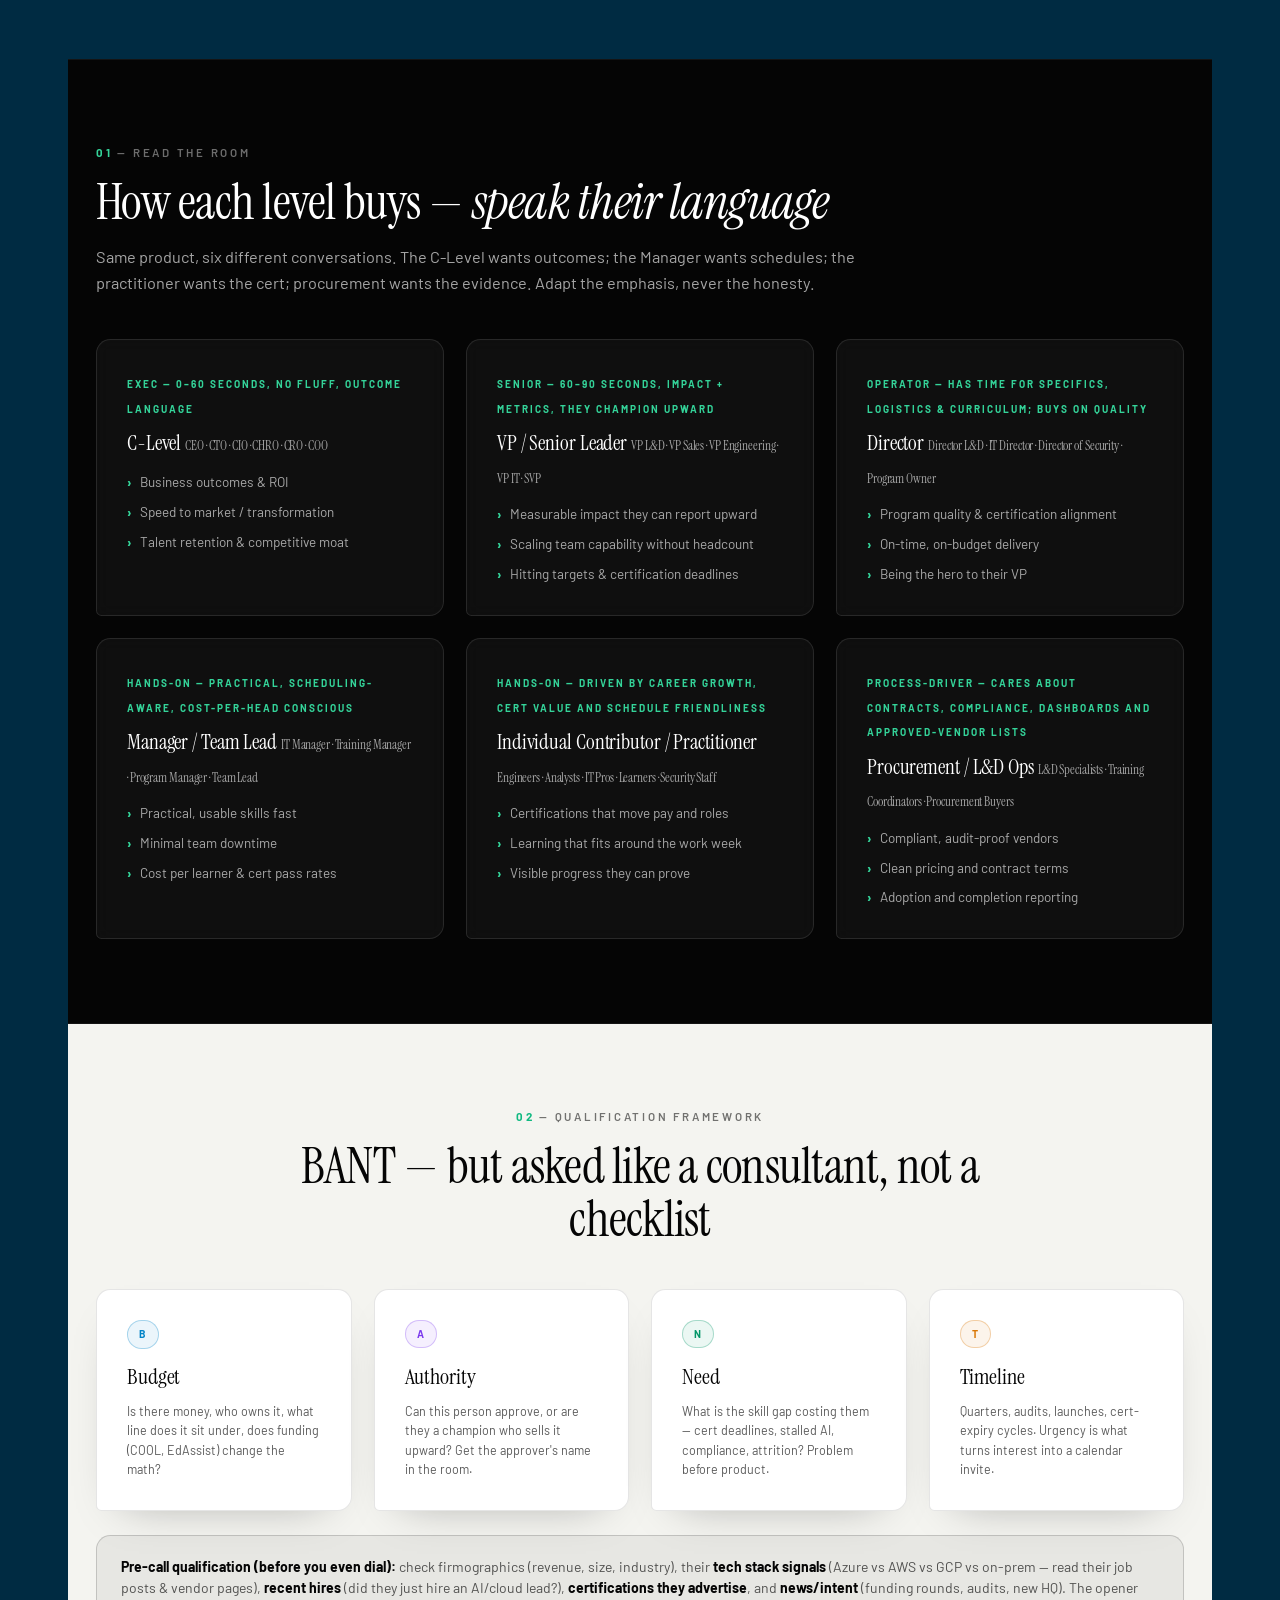
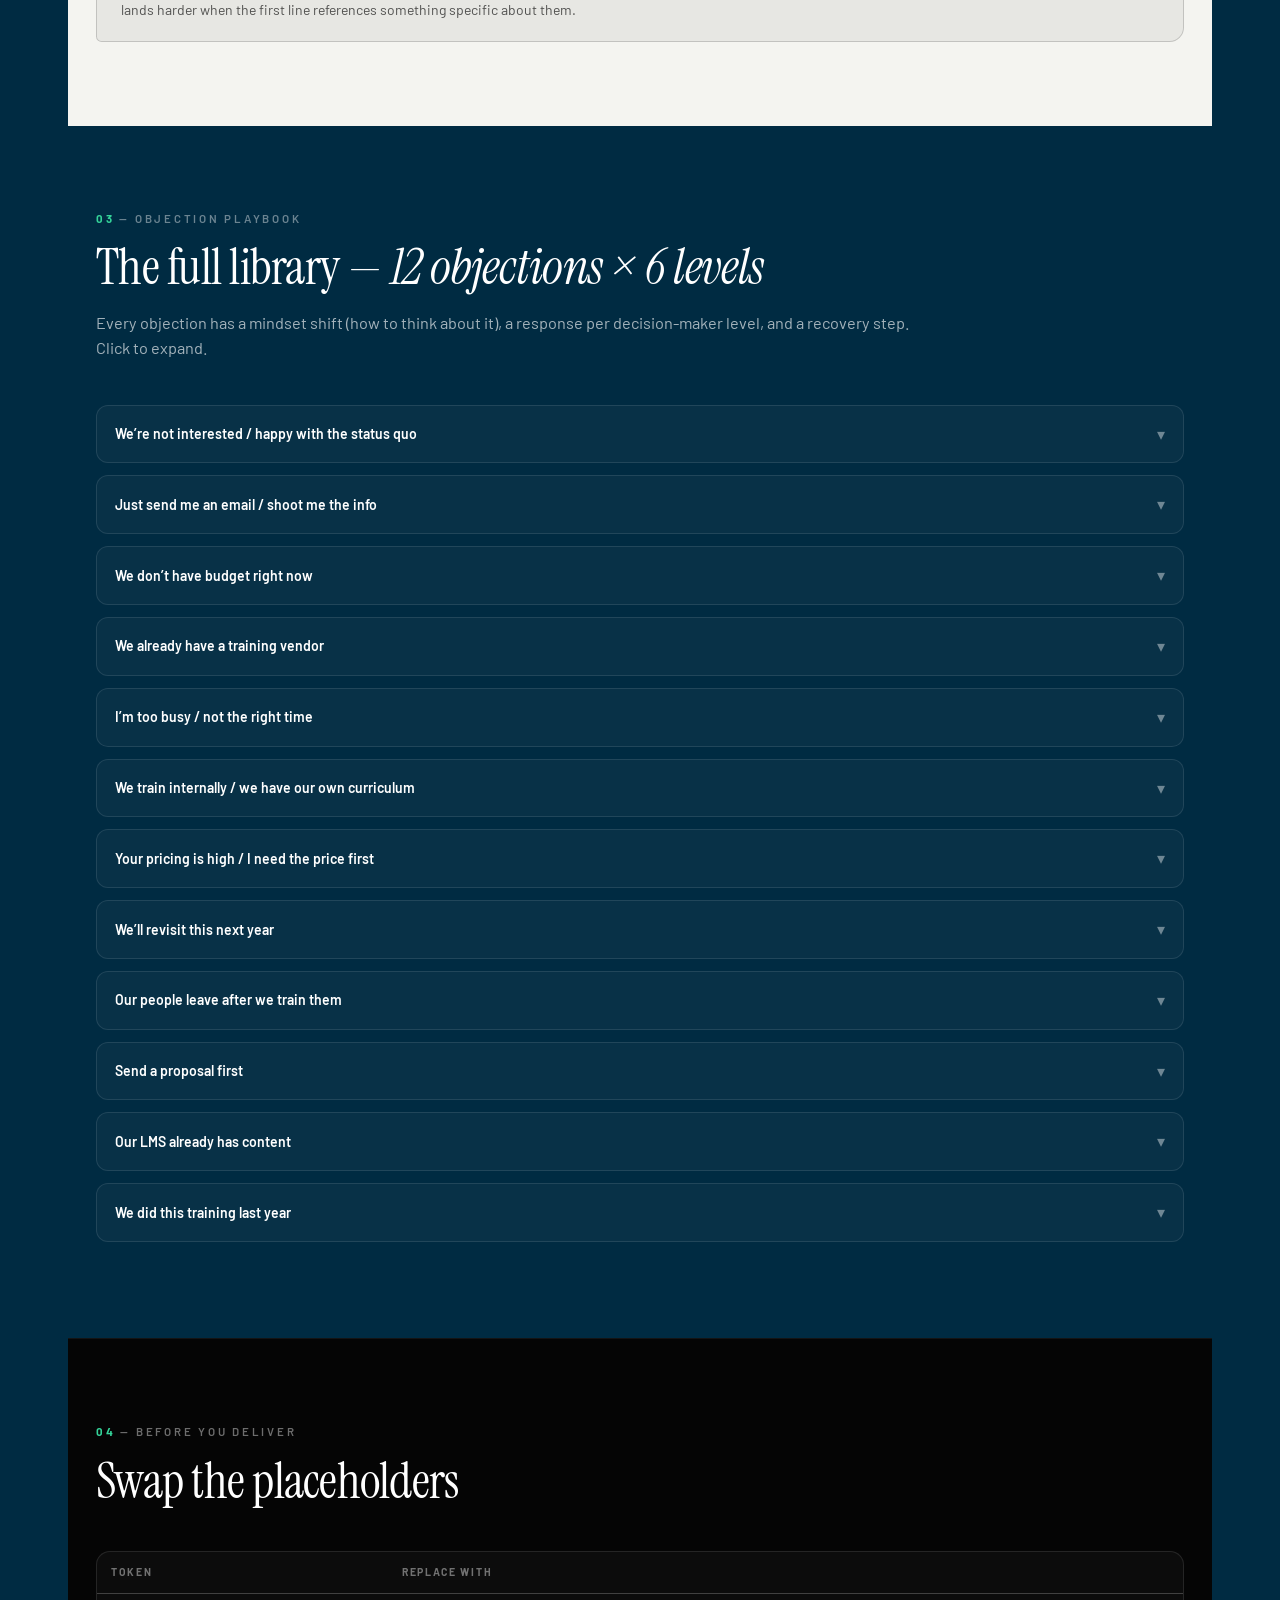
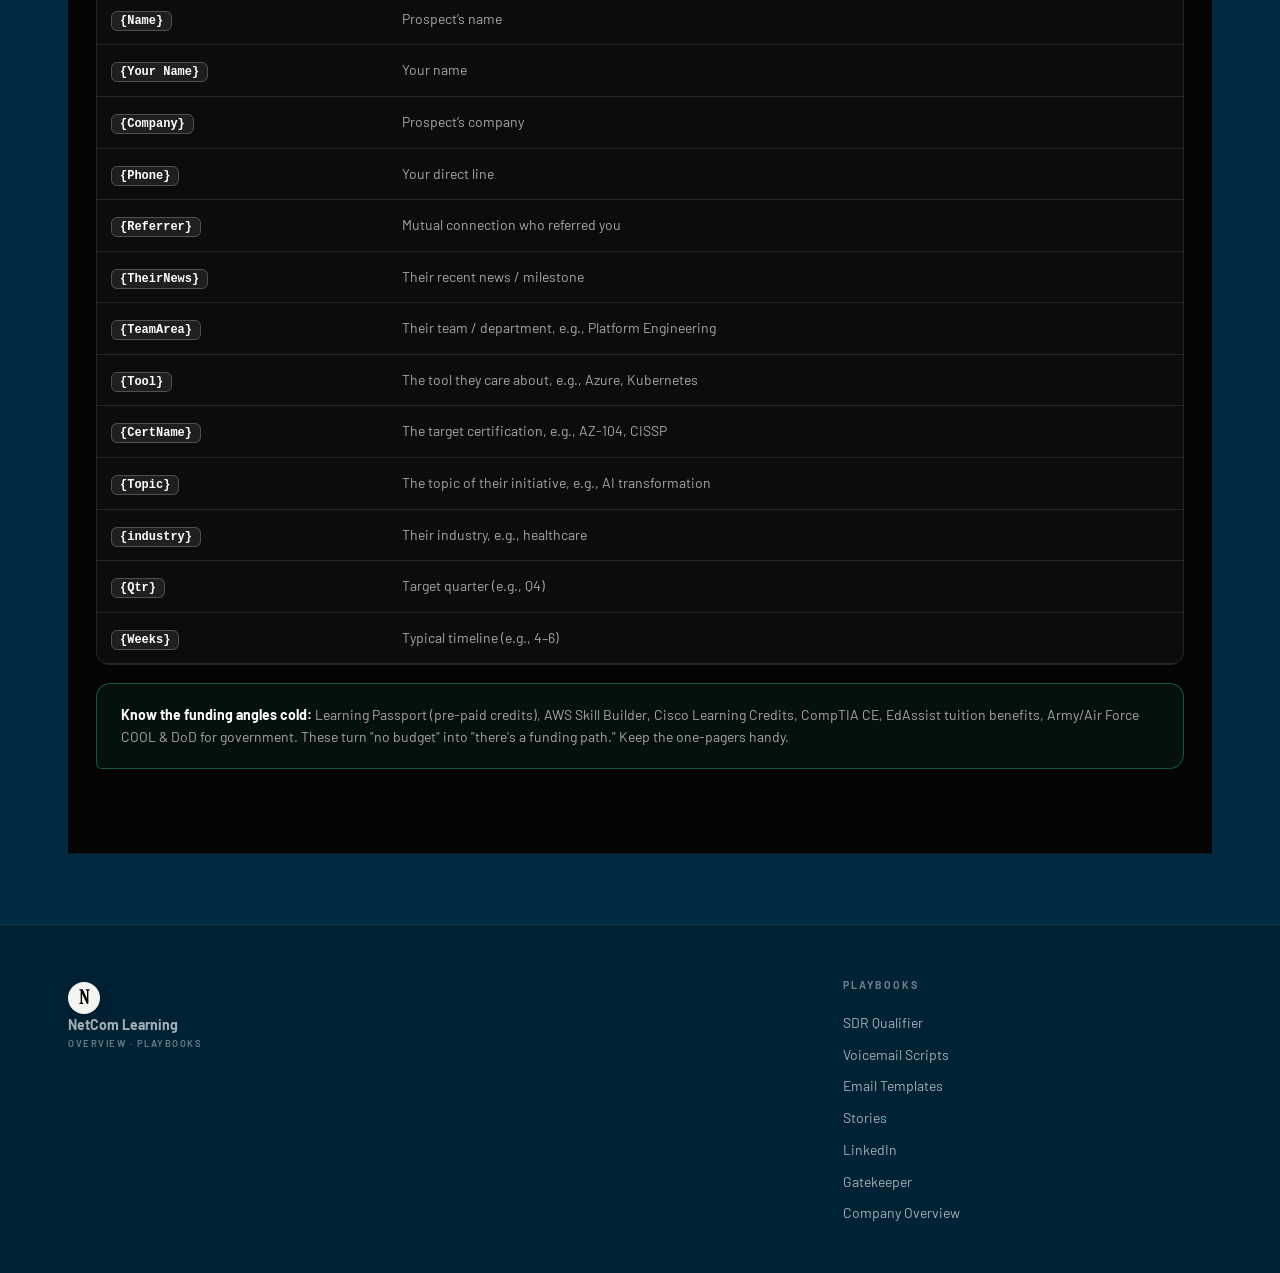
<file: sdr-qualifier.html>
<!DOCTYPE html>
<html lang="en">
<head>
<meta charset="UTF-8">
<meta name="viewport" content="width=device-width, initial-scale=1.0">
<title>SDR Qualifier — Call Playbooks | NetCom Learning</title>
<link rel="preconnect" href="https://fonts.googleapis.com">
<link rel="preconnect" href="https://fonts.gstatic.com" crossorigin>
<link href="https://fonts.googleapis.com/css2?family=Instrument+Serif:ital@0;1&family=Barlow:wght@400;500;600;700&family=Inter:wght@600;700&display=swap" rel="stylesheet">
<link rel="stylesheet" href="assets/styles.css">
</head>
<body>
<div class="orb orb-1"></div><div class="orb orb-2"></div><div class="orb orb-3"></div>

<nav>
  <div class="container nav-inner">
    <a class="brand" href="index.html">
      <span class="brand-mark">N</span>
      <span>NetCom Learning<small>Overview · Playbooks</small></span>
    </a>
    <div class="nav-links">
      <a href="index.html">Company Overview</a>
      <a href="sdr-qualifier.html" class="active">SDR Qualifier</a>
      <a href="voicemail-scripts.html">Voicemail Scripts</a>
      <a href="emails.html">Email Templates</a>
      <a href="stories.html">Stories</a>
      <a href="linkedin.html">LinkedIn</a>
      <a href="gatekeeper.html">Gatekeeper</a>
    </div>
  </div>
</nav>

<header class="hero" style="padding-bottom:44px">
  <div class="container">
    <h1>The <em>SDR Qualifier</em> — build the right call, before you dial.</h1>
    <p class="lede">Pick the decision-maker level, the industry, and the program or vendor the call is about — then drill into the subtopic (Microsoft → Power BI or Azure, for example) — and get a ready-to-use playbook: the opener, BANT qualifying questions, objection handling and the meeting ask — all tuned to how that buyer actually buys. Six levels from <b class="hl">C-Level</b> to <b class="hl">individual contributor</b> and <b class="hl">procurement / L&amp;D ops</b>, across ten industries from tech and healthcare to government, energy and education, with eight vendor programs (Microsoft, AWS, Cisco, Google Cloud, AI CERTs™, ISC2, PMI, CompTIA) that lean on the standing relationship NetCom already has with each. Rules of the game: qualify early, handle objections like a consultant, and leave every call one step closer to the room.</p>
  </div>
</header>

<main class="container">

  <!-- controls -->
  <section style="padding-top:8px" class="reveal">
    <div class="control-panel">
      <div class="cp-label">① Who is the decision-maker?</div>
      <div class="pill-row" id="sel-level"></div>

      <div class="cp-label">② What industry are they in?</div>
      <div class="pill-row" id="sel-industry"></div>

      <div class="cp-label">③ What program / vendor is the topic of the call?</div>
      <div class="pill-row" id="sel-program"></div>

      <div class="cp-label">④ Which subtopic within the program?</div>
      <div class="pill-row" id="sel-subtopic"></div>

      <div class="cp-label">⑤ They're qualified · your playbook below</div>
      <div style="display:flex;gap:10px;flex-wrap:wrap;align-items:center">
        <button type="button" id="copy-playbook" class="btn">Copy the full playbook</button>
        <button type="button" id="print-playbook" class="btn ghost">Print this playbook</button>
      </div>
    </div>

    <div id="playbook" class="playbook"></div>

    <div class="drill-box" id="drill-box">
      <div class="cp-label">⑥ Drill mode — deal a random scenario and quiz yourself</div>
      <div style="display:flex;gap:12px;flex-wrap:wrap;align-items:center">
        <button type="button" id="drill-deal" class="btn">Deal me a practice round</button>
        <span class="drill-hint">Random level × industry. You get the opener and the scenario; the BANT, objections and meeting ask are hidden behind flip-to-reveal until you’ve thought through your answer.</span>
      </div>
      <div id="drill"></div>
    </div>
  </section>

  <!-- personas -->
  <section id="personas-sec" class="dark-black reveal">
    <div class="container">
      <div class="section-head">
        <div class="eyebrow"><b>01</b> — Read the room</div>
        <h2>How each level buys — <em>speak their language</em></h2>
        <p>Same product, six different conversations. The C-Level wants outcomes; the Manager wants schedules; the practitioner wants the cert; procurement wants the evidence. Adapt the emphasis, never the honesty.</p>
      </div>
      <div class="grid grid-3" id="personas"></div>
    </div>
  </section>

  <!-- BANT explainer -->
  <section id="bant" class="bone reveal">
    <div class="container">
      <div class="section-head center">
        <div class="eyebrow"><b>02</b> — Qualification framework</div>
        <h2>BANT — but asked like a consultant, not a checklist</h2>
      </div>
      <div class="grid grid-4">
        <div class="card"><span class="badge b">B</span><h3 style="margin-top:12px">Budget</h3><p class="small-note">Is there money, who owns it, what line does it sit under, does funding (COOL, EdAssist) change the math?</p></div>
        <div class="card"><span class="badge a">A</span><h3 style="margin-top:12px">Authority</h3><p class="small-note">Can this person approve, or are they a champion who sells it upward? Get the approver's name in the room.</p></div>
        <div class="card"><span class="badge n">N</span><h3 style="margin-top:12px">Need</h3><p class="small-note">What is the skill gap costing them — cert deadlines, stalled AI, compliance, attrition? Problem before product.</p></div>
        <div class="card"><span class="badge t">T</span><h3 style="margin-top:12px">Timeline</h3><p class="small-note">Quarters, audits, launches, cert-expiry cycles. Urgency is what turns interest into a calendar invite.</p></div>
      </div>
      <div class="callout" style="margin-top:24px">
        <b>Pre-call qualification (before you even dial):</b> check firmographics (revenue, size, industry), their <b>tech stack signals</b> (Azure vs AWS vs GCP vs on-prem — read their job posts &amp; vendor pages), <b>recent hires</b> (did they just hire an AI/cloud lead?), <b>certifications they advertise</b>, and <b>news/intent</b> (funding rounds, audits, new HQ). The opener lands harder when the first line references something specific about them.
      </div>
    </div>
  </section>

  <!-- full objection library -->
  <section id="objections" class="reveal">
    <div class="container">
      <div class="section-head">
        <div class="eyebrow"><b>03</b> — Objection playbook</div>
        <h2>The full library — <em>12 objections × 6 levels</em></h2>
        <p>Every objection has a mindset shift (how to think about it), a response per decision-maker level, and a recovery step. Click to expand.</p>
      </div>
      <div id="objection-library"></div>
    </div>
  </section>

  <!-- placeholders -->
  <section class="dark-black reveal no-print">
    <div class="container">
      <div class="section-head">
        <div class="eyebrow"><b>04</b> — Before you deliver</div>
        <h2>Swap the placeholders</h2>
      </div>
      <div class="wrap-tbl">
        <table class="tbl">
          <thead><tr><th>Token</th><th>Replace with</th></tr></thead>
          <tbody id="placeholder-table"></tbody>
        </table>
      </div>
      <div class="callout" style="margin-top:18px">
        <b>Know the funding angles cold:</b> Learning Passport (pre-paid credits), AWS Skill Builder, Cisco Learning Credits, CompTIA CE, EdAssist tuition benefits, Army/Air Force COOL &amp; DoD for government. These turn "no budget" into "there's a funding path." Keep the one-pagers handy.
      </div>
    </div>
  </section>

</main>

<footer>
  <div class="container">
    <div class="footer-grid">
      <div>
        <a class="brand" href="index.html"><span class="brand-mark">N</span><span>NetCom Learning<small>Overview · Playbooks</small></span></a>
      </div>
      <div>
        <h4>Playbooks</h4>
        <a href="sdr-qualifier.html">SDR Qualifier</a>
        <a href="voicemail-scripts.html">Voicemail Scripts</a>
        <a href="emails.html">Email Templates</a>
        <a href="stories.html">Stories</a>
        <a href="linkedin.html">LinkedIn</a>
        <a href="gatekeeper.html">Gatekeeper</a>
        <a href="index.html">Company Overview</a>
      </div>
    </div>
  </div>
</footer>

<div class="toast" id="toast"></div>
<script src="assets/sdr-industries.js"></script>
<script src="assets/sdr-levels.js"></script>
<script src="assets/sdr-vms.js"></script>
<script src="assets/sdr-emails.js"></script>
<script src="assets/sdr-objections.js"></script>
<script src="assets/sdr-bant-cxvp.js"></script>
<script src="assets/sdr-bant-dirmgr.js"></script>
<script src="assets/sdr-bant-icldo.js"></script>
<script src="assets/sdr-programs.js"></script>
<script src="assets/sdr-objections-extra.js"></script>
<script src="assets/sdr-data.js"></script>
<script src="assets/app.js"></script>
</body>
</html>
</file>
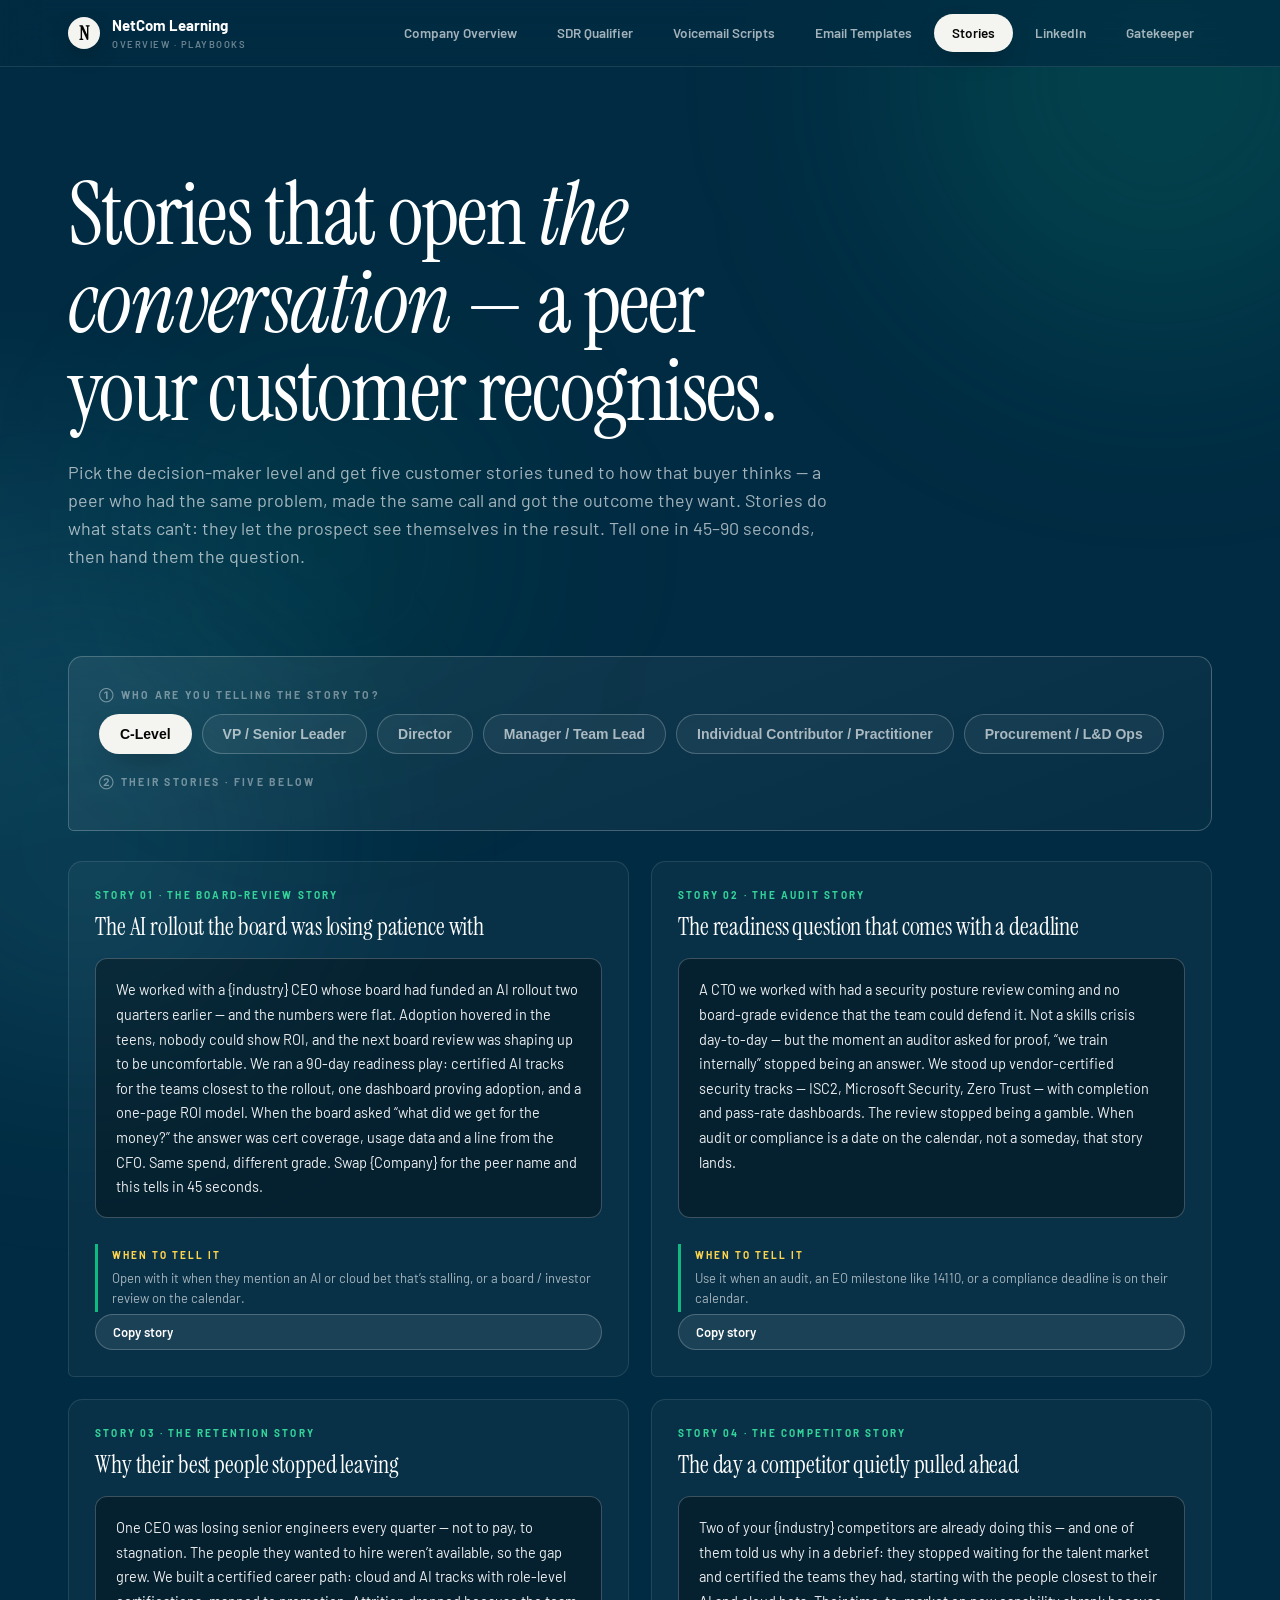
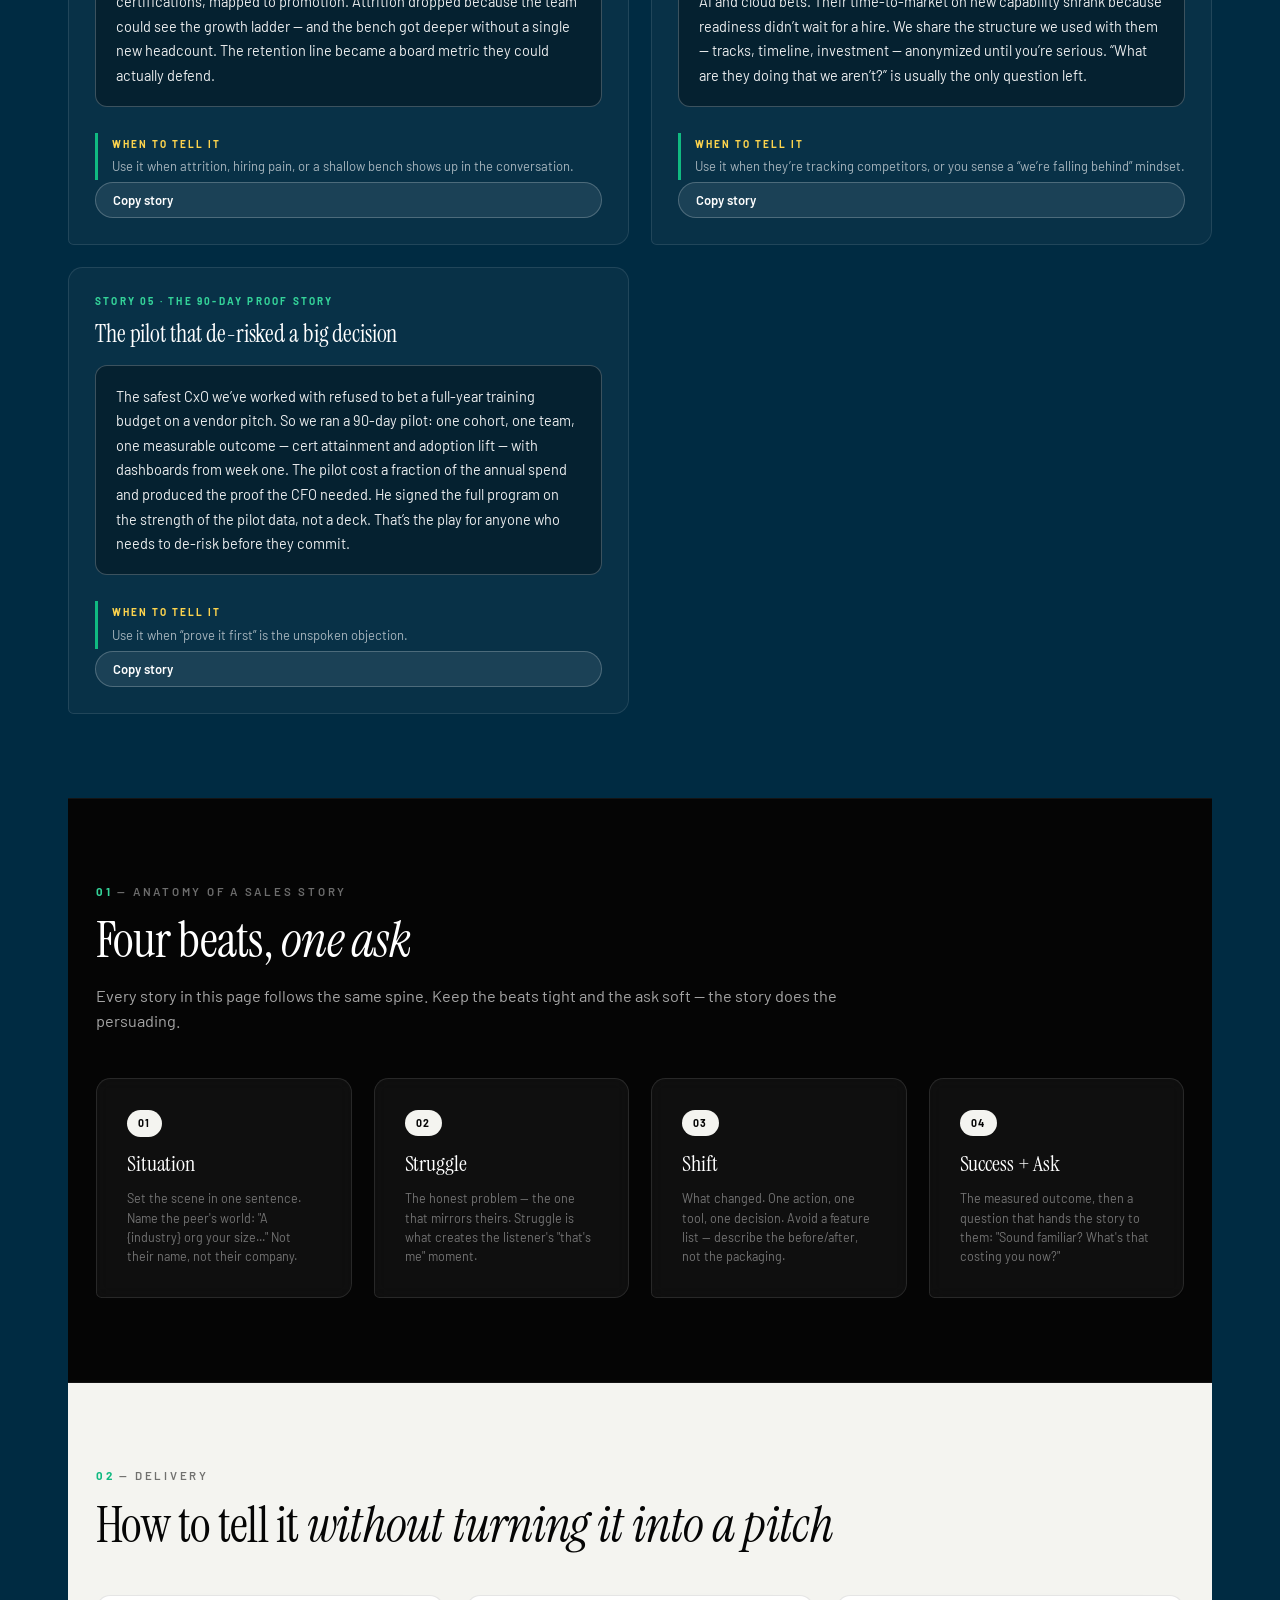
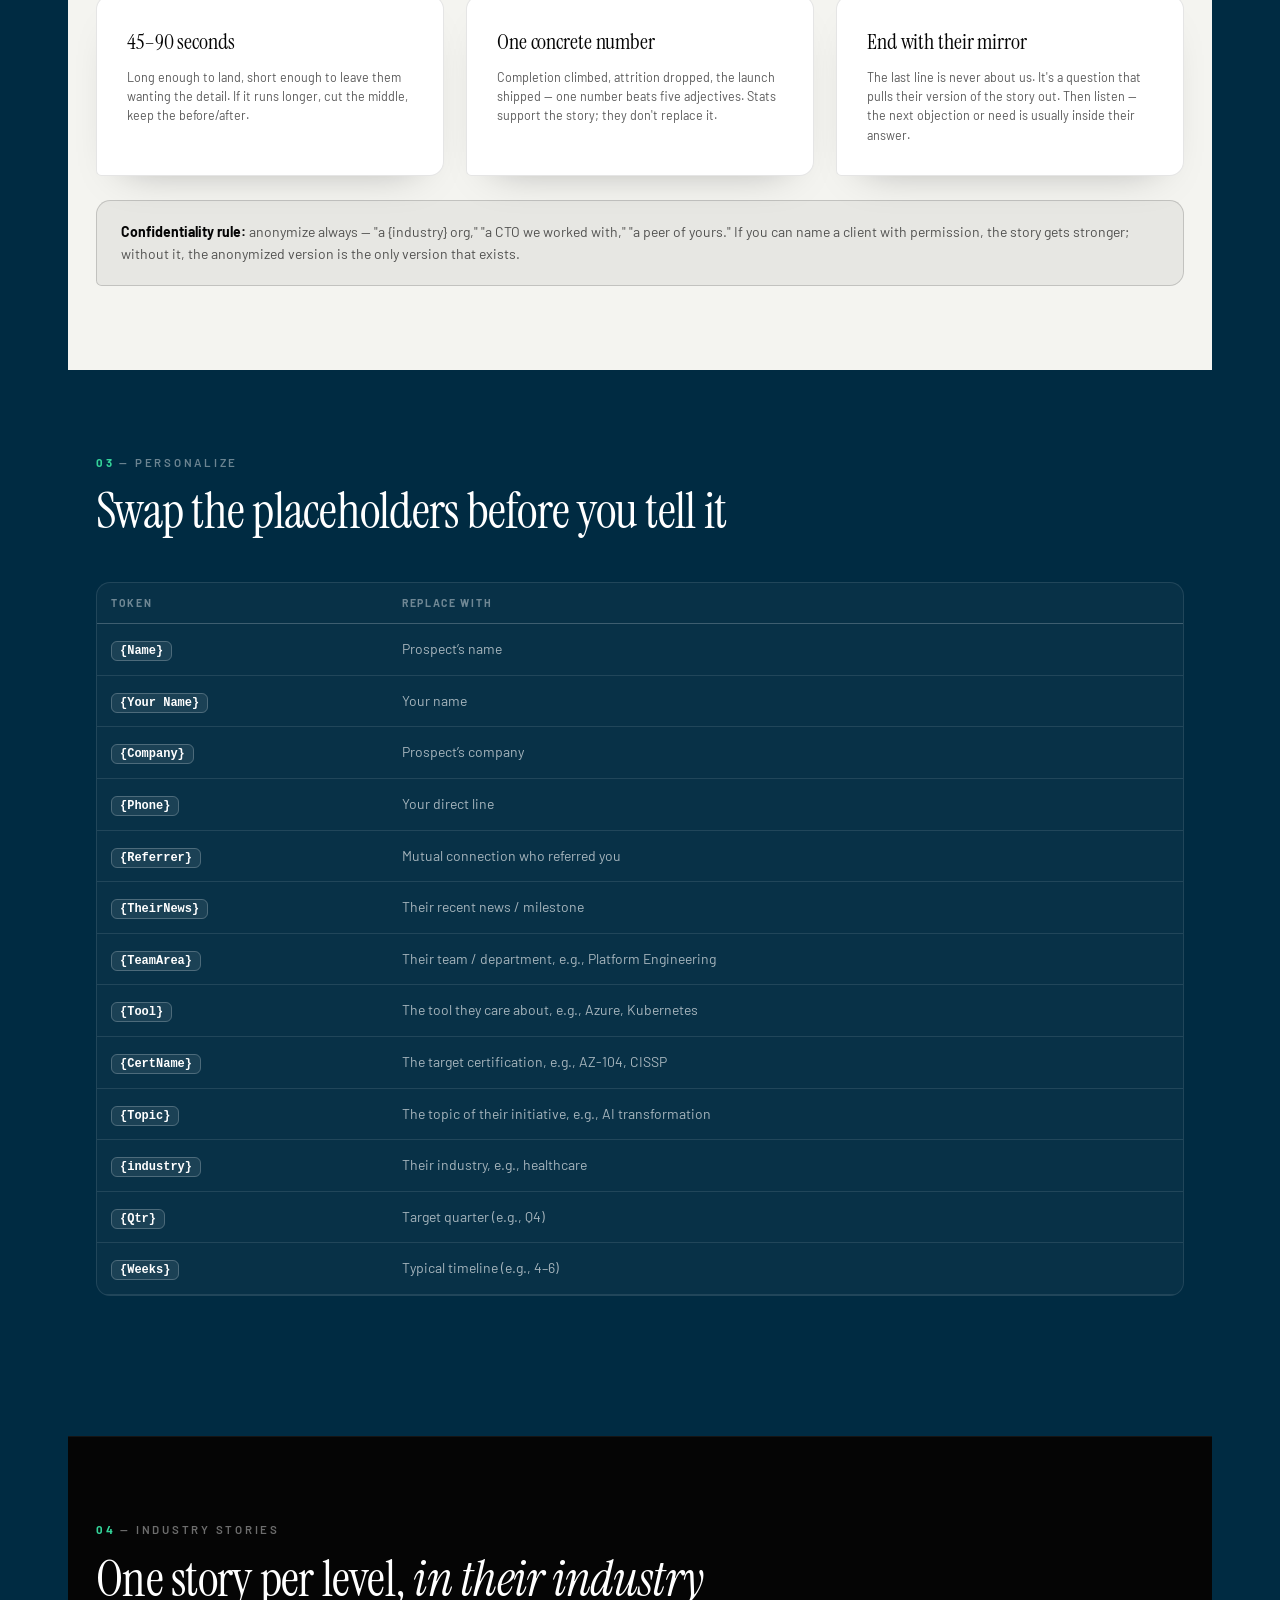
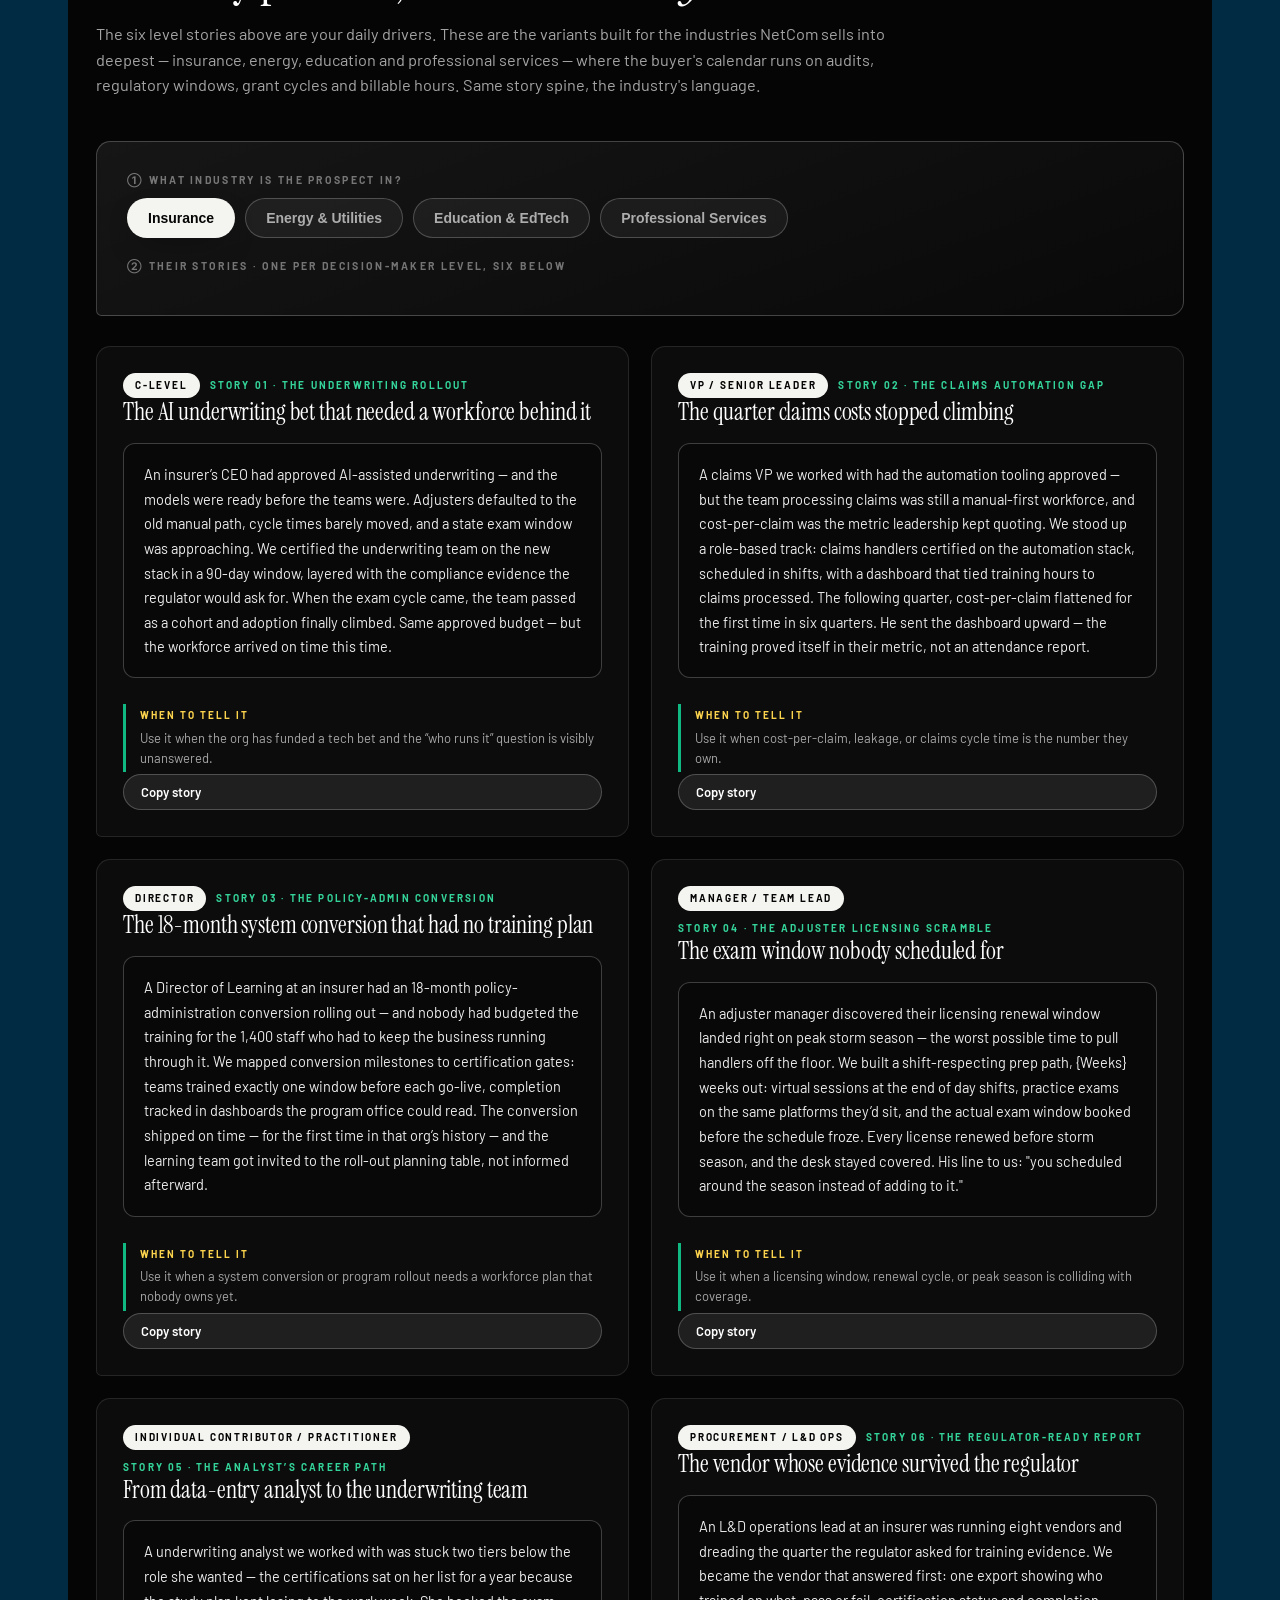
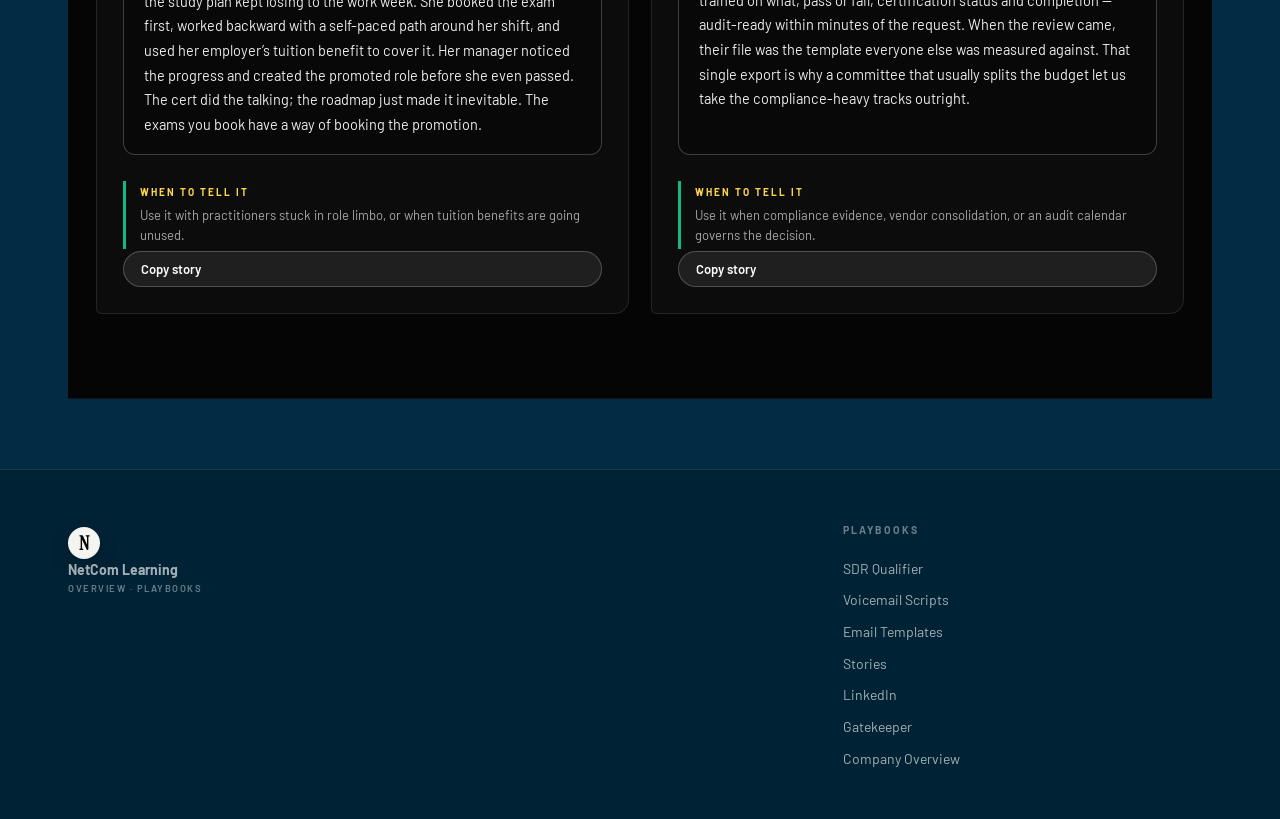
<file: stories.html>
<!DOCTYPE html>
<html lang="en">
<head>
<meta charset="UTF-8">
<meta name="viewport" content="width=device-width, initial-scale=1.0">
<title>Customer Stories | NetCom Learning</title>
<link rel="preconnect" href="https://fonts.googleapis.com">
<link rel="preconnect" href="https://fonts.gstatic.com" crossorigin>
<link href="https://fonts.googleapis.com/css2?family=Instrument+Serif:ital@0;1&family=Barlow:wght@400;500;600;700&family=Inter:wght@600;700&display=swap" rel="stylesheet">
<link rel="stylesheet" href="assets/styles.css">
</head>
<body>
<div class="orb orb-1"></div><div class="orb orb-2"></div><div class="orb orb-3"></div>

<nav>
  <div class="container nav-inner">
    <a class="brand" href="index.html">
      <span class="brand-mark">N</span>
      <span>NetCom Learning<small>Overview · Playbooks</small></span>
    </a>
    <div class="nav-links">
      <a href="index.html">Company Overview</a>
      <a href="sdr-qualifier.html">SDR Qualifier</a>
      <a href="voicemail-scripts.html">Voicemail Scripts</a>
      <a href="emails.html">Email Templates</a>
      <a href="stories.html" class="active">Stories</a>
      <a href="linkedin.html">LinkedIn</a>
      <a href="gatekeeper.html">Gatekeeper</a>
    </div>
  </div>
</nav>

<header class="hero" style="padding-bottom:44px">
  <div class="container">
    <h1>Stories that open <em>the conversation</em> — a peer your customer recognises.</h1>
    <p class="lede">Pick the decision-maker level and get five customer stories tuned to how that buyer thinks — a peer who had the same problem, made the same call and got the outcome they want. Stories do what stats can't: they let the prospect see themselves in the result. Tell one in 45–90 seconds, then hand them the question.</p>
  </div>
</header>

<main class="container">

  <section style="padding-top:8px" class="reveal">
    <div class="control-panel">
      <div class="cp-label">① Who are you telling the story to?</div>
      <div class="pill-row" id="sel-story"></div>

      <div class="cp-label">② Their stories · five below</div>
    </div>
    <div id="story-output"></div>
  </section>

  <!-- structure -->
  <section class="dark-black reveal">
    <div class="container">
      <div class="section-head">
        <div class="eyebrow"><b>01</b> — Anatomy of a sales story</div>
        <h2>Four beats, <em>one ask</em></h2>
        <p>Every story in this page follows the same spine. Keep the beats tight and the ask soft — the story does the persuading.</p>
      </div>
      <div class="grid grid-4">
        <div class="card"><span class="badge grad">01</span><h3 style="margin-top:12px">Situation</h3><p class="small-note">Set the scene in one sentence. Name the peer's world: "A {industry} org your size..." Not their name, not their company.</p></div>
        <div class="card"><span class="badge grad">02</span><h3 style="margin-top:12px">Struggle</h3><p class="small-note">The honest problem — the one that mirrors theirs. Struggle is what creates the listener's "that's me" moment.</p></div>
        <div class="card"><span class="badge grad">03</span><h3 style="margin-top:12px">Shift</h3><p class="small-note">What changed. One action, one tool, one decision. Avoid a feature list — describe the before/after, not the packaging.</p></div>
        <div class="card"><span class="badge grad">04</span><h3 style="margin-top:12px">Success + Ask</h3><p class="small-note">The measured outcome, then a question that hands the story to them: "Sound familiar? What's that costing you now?"</p></div>
      </div>
    </div>
  </section>

  <!-- delivery rules -->
  <section class="bone reveal">
    <div class="container">
      <div class="section-head">
        <div class="eyebrow"><b>02</b> — Delivery</div>
        <h2>How to tell it <em>without turning it into a pitch</em></h2>
      </div>
      <div class="grid grid-3">
        <div class="card"><h3>45–90 seconds</h3><p class="small-note">Long enough to land, short enough to leave them wanting the detail. If it runs longer, cut the middle, keep the before/after.</p></div>
        <div class="card"><h3>One concrete number</h3><p class="small-note">Completion climbed, attrition dropped, the launch shipped — one number beats five adjectives. Stats support the story; they don't replace it.</p></div>
        <div class="card"><h3>End with their mirror</h3><p class="small-note">The last line is never about us. It's a question that pulls their version of the story out. Then listen — the next objection or need is usually inside their answer.</p></div>
      </div>
      <div class="callout" style="margin-top:24px">
        <b>Confidentiality rule:</b> anonymize always — "a {industry} org," "a CTO we worked with," "a peer of yours." If you can name a client with permission, the story gets stronger; without it, the anonymized version is the only version that exists.
      </div>
    </div>
  </section>

  <!-- placeholders -->
  <section class="reveal">
    <div class="container">
      <div class="section-head">
        <div class="eyebrow"><b>03</b> — Personalize</div>
        <h2>Swap the placeholders before you tell it</h2>
      </div>
      <div class="wrap-tbl">
        <table class="tbl">
          <thead><tr><th>Token</th><th>Replace with</th></tr></thead>
          <tbody id="placeholder-table"></tbody>
        </table>
      </div>
    </div>
  </section>

<!-- industry stories -->
  <section class="dark-black reveal" style="margin-top:56px">
    <div class="container">
      <div class="section-head">
        <div class="eyebrow"><b>04</b> — Industry stories</div>
        <h2>One story per level, <em>in their industry</em></h2>
        <p>The six level stories above are your daily drivers. These are the variants built for the industries NetCom sells into deepest — insurance, energy, education and professional services — where the buyer's calendar runs on audits, regulatory windows, grant cycles and billable hours. Same story spine, the industry's language.</p>
      </div>
      <div class="control-panel" style="margin-top:22px">
        <div class="cp-label">① What industry is the prospect in?</div>
        <div class="pill-row" id="sel-story-ind"></div>
        <div class="cp-label">② Their stories · one per decision-maker level, six below</div>
      </div>
      <div id="story-ind-output"></div>
    </div>
  </section>

</main>

<footer>
  <div class="container">
    <div class="footer-grid">
      <div>
        <a class="brand" href="index.html"><span class="brand-mark">N</span><span>NetCom Learning<small>Overview · Playbooks</small></span></a>
      </div>
      <div>
        <h4>Playbooks</h4>
        <a href="sdr-qualifier.html">SDR Qualifier</a>
        <a href="voicemail-scripts.html">Voicemail Scripts</a>
        <a href="emails.html">Email Templates</a>
        <a href="stories.html">Stories</a>
        <a href="linkedin.html">LinkedIn</a>
        <a href="gatekeeper.html">Gatekeeper</a>
        <a href="index.html">Company Overview</a>
      </div>
    </div>
  </div>
</footer>

<div class="toast" id="toast"></div>
<script src="assets/sdr-industries.js"></script>
<script src="assets/sdr-levels.js"></script>
<script src="assets/sdr-vms.js"></script>
<script src="assets/sdr-emails.js"></script>
<script src="assets/sdr-stories.js"></script>
<script src="assets/sdr-story-ind.js"></script>
<script src="assets/sdr-li.js"></script>
<script src="assets/sdr-objections.js"></script>
<script src="assets/sdr-bant-cxvp.js"></script>
<script src="assets/sdr-bant-dirmgr.js"></script>
<script src="assets/sdr-bant-icldo.js"></script>
<script src="assets/sdr-objections-extra.js"></script>
<script src="assets/sdr-data.js"></script>
<script src="assets/app.js"></script>
</body>
</html>
</file>
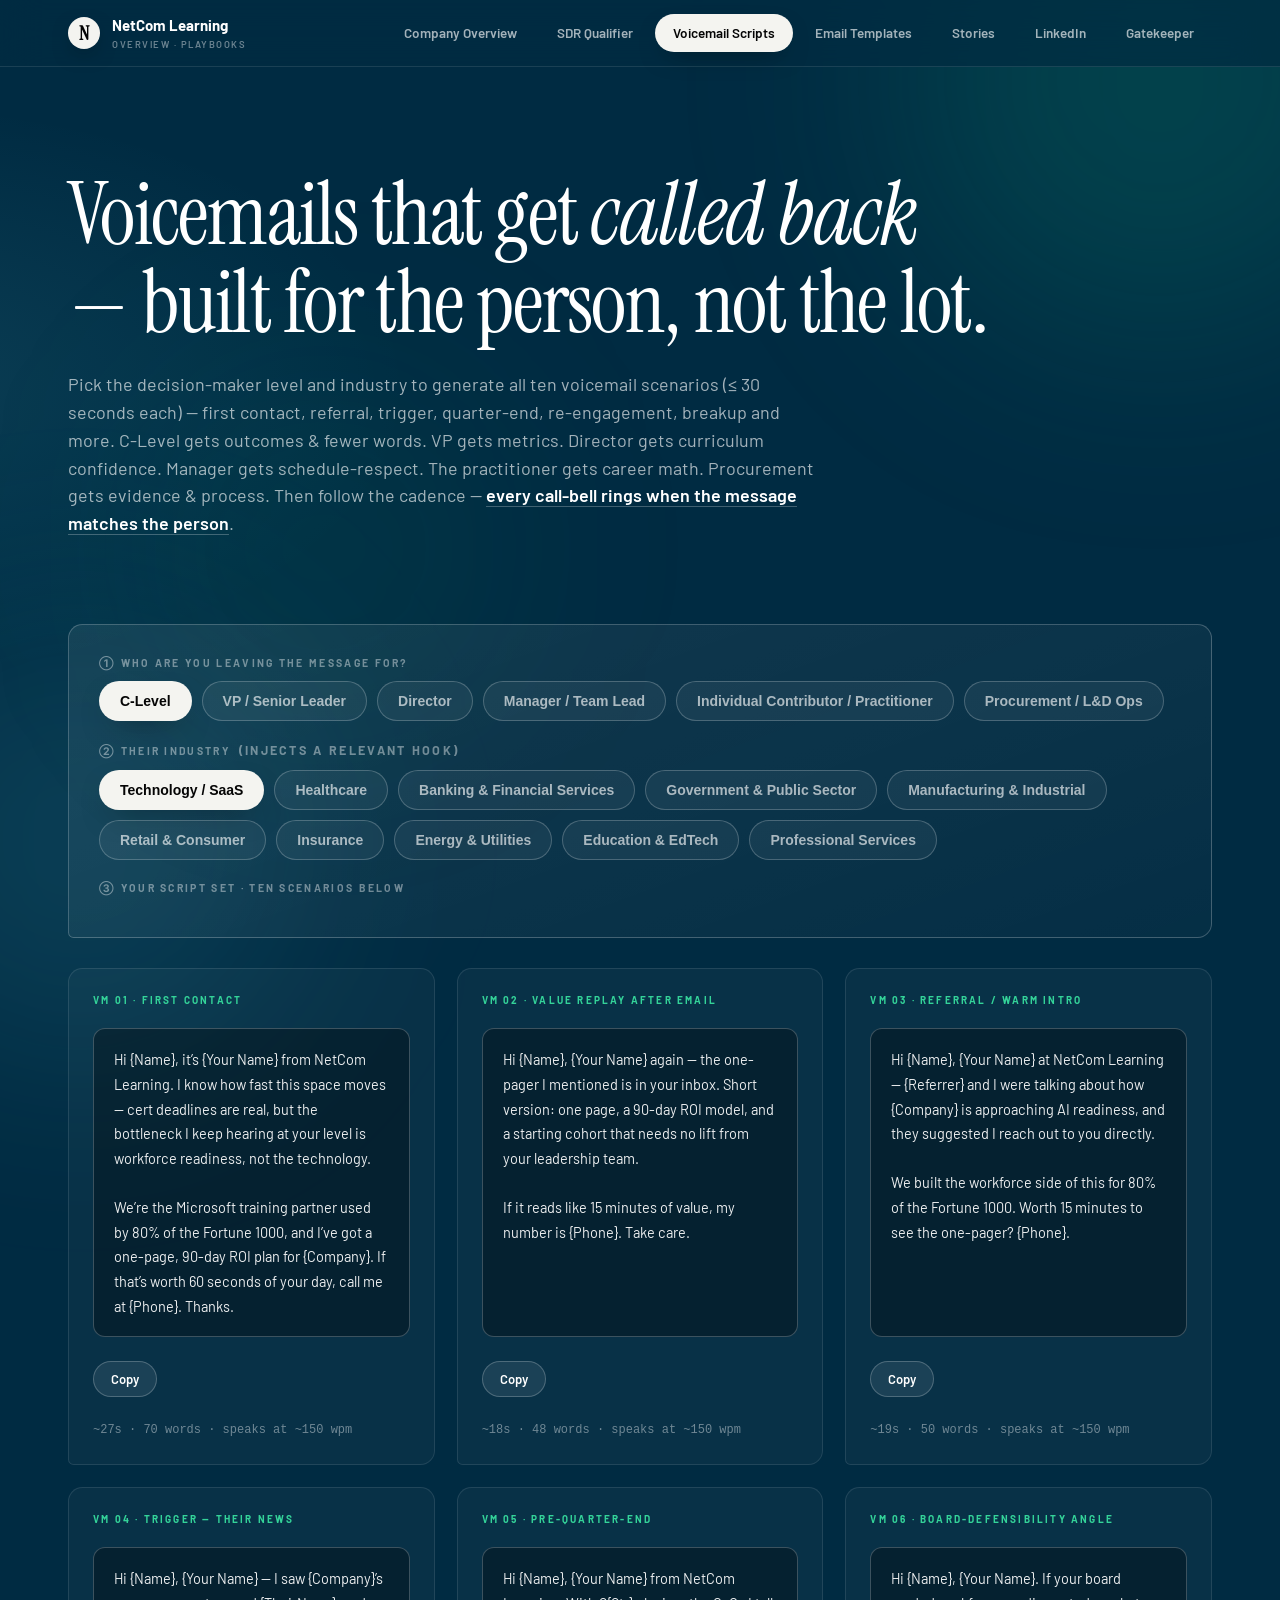
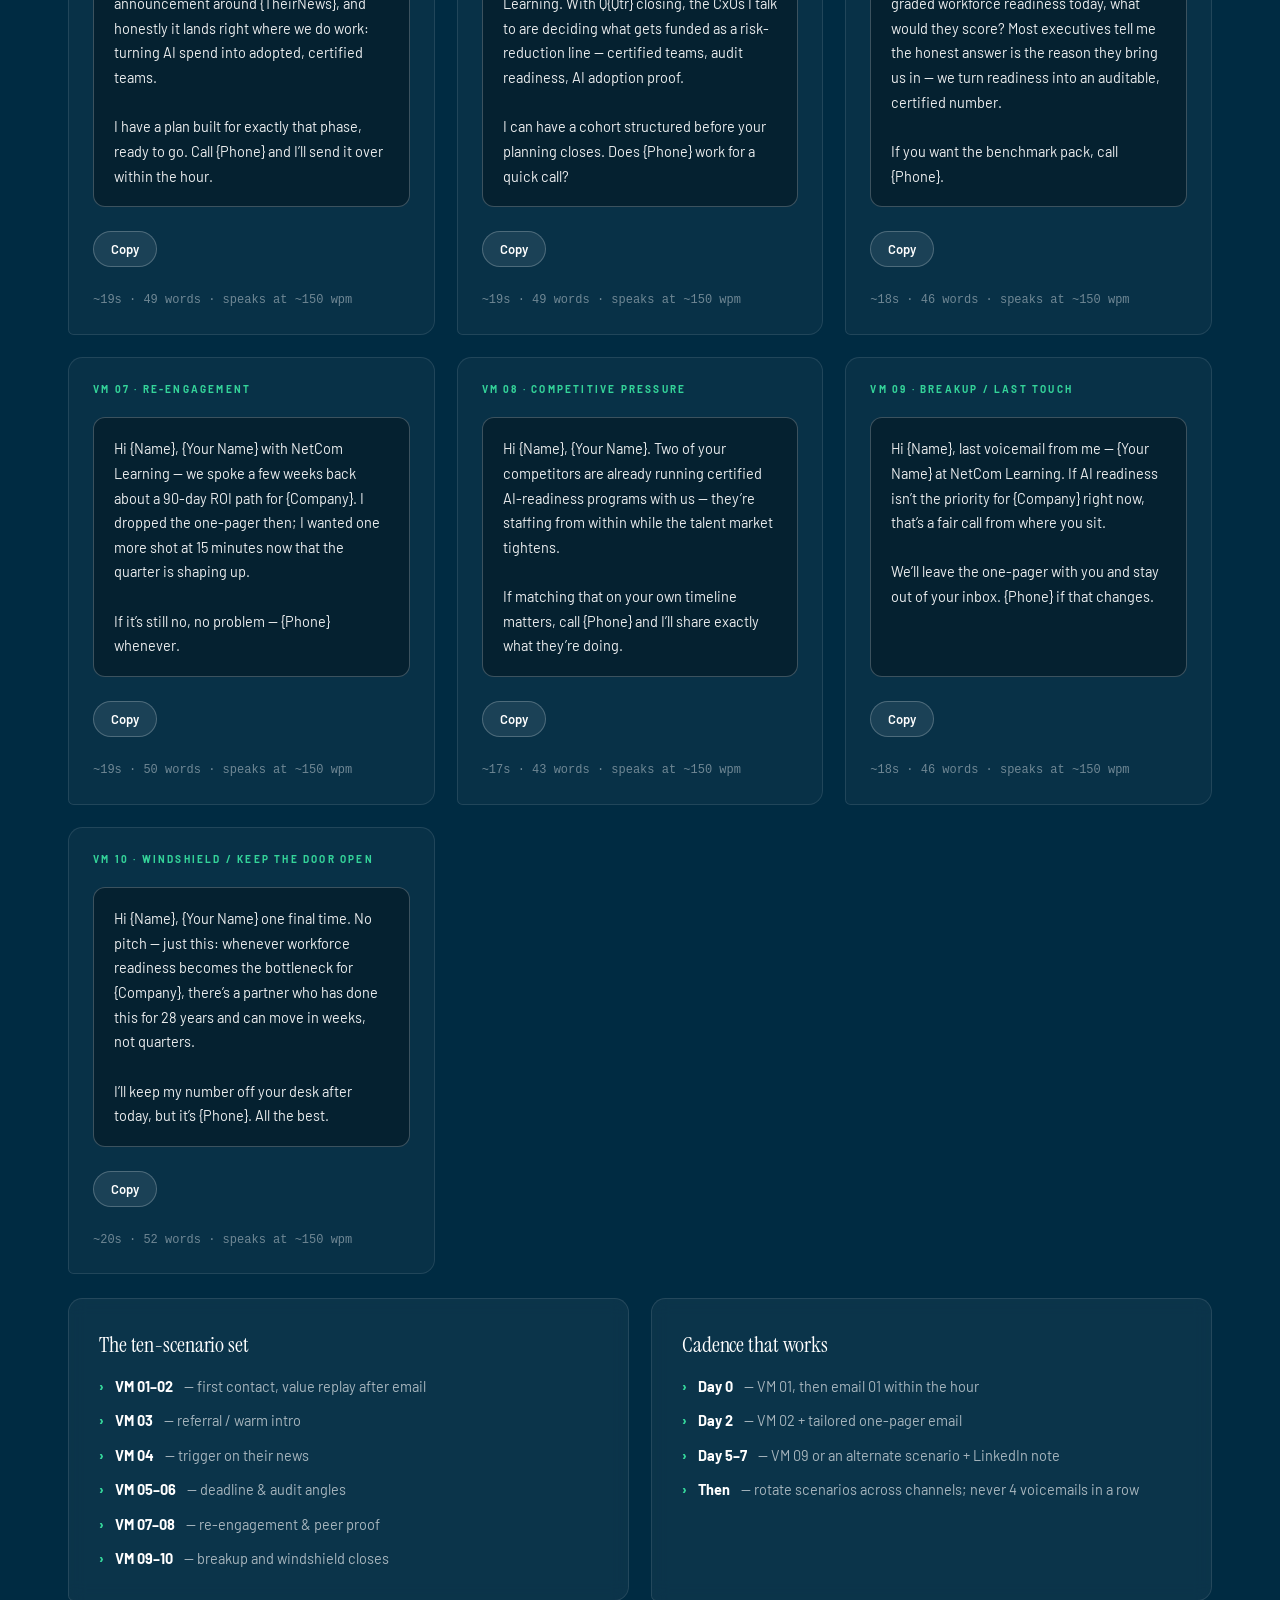
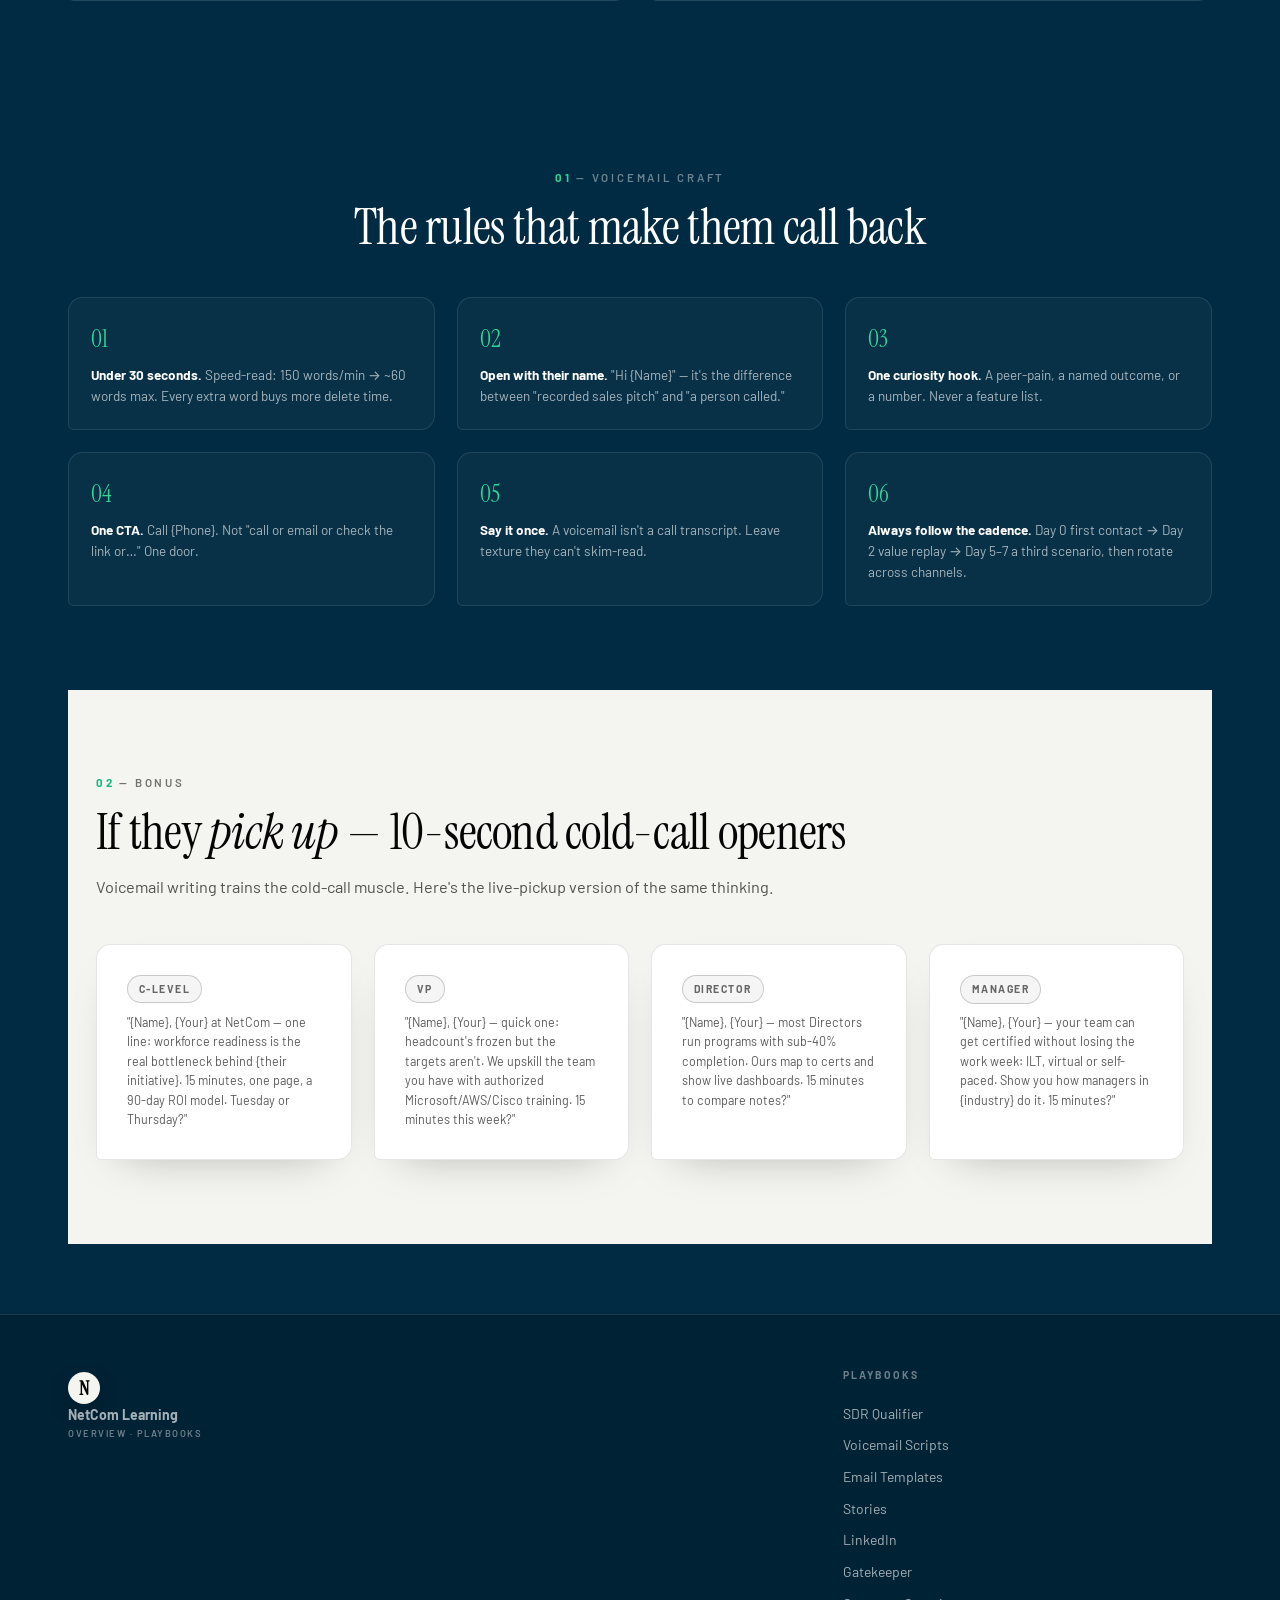
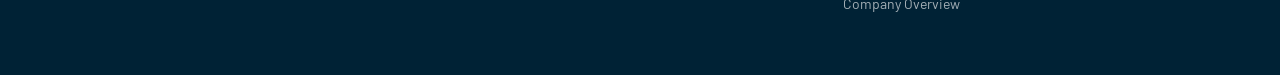
<file: voicemail-scripts.html>
<!DOCTYPE html>
<html lang="en">
<head>
<meta charset="UTF-8">
<meta name="viewport" content="width=device-width, initial-scale=1.0">
<title>Voicemail Scripts — by Decision-Maker | NetCom Learning</title>
<link rel="preconnect" href="https://fonts.googleapis.com">
<link rel="preconnect" href="https://fonts.gstatic.com" crossorigin>
<link href="https://fonts.googleapis.com/css2?family=Instrument+Serif:ital@0;1&family=Barlow:wght@400;500;600;700&family=Inter:wght@600;700&display=swap" rel="stylesheet">
<link rel="stylesheet" href="assets/styles.css">
</head>
<body>
<div class="orb orb-1"></div><div class="orb orb-2"></div><div class="orb orb-3"></div>

<nav>
  <div class="container nav-inner">
    <a class="brand" href="index.html">
      <span class="brand-mark">N</span>
      <span>NetCom Learning<small>Overview · Playbooks</small></span>
    </a>
    <div class="nav-links">
      <a href="index.html">Company Overview</a>
      <a href="sdr-qualifier.html">SDR Qualifier</a>
      <a href="voicemail-scripts.html" class="active">Voicemail Scripts</a>
      <a href="emails.html">Email Templates</a>
      <a href="stories.html">Stories</a>
      <a href="linkedin.html">LinkedIn</a>
      <a href="gatekeeper.html">Gatekeeper</a>
    </div>
  </div>
</nav>

<header class="hero" style="padding-bottom:44px">
  <div class="container">
    <h1>Voicemails that get <em>called back</em> — built for the person, not the lot.</h1>
    <p class="lede">Pick the decision-maker level and industry to generate all ten voicemail scenarios (≤ 30 seconds each) — first contact, referral, trigger, quarter-end, re-engagement, breakup and more. C-Level gets outcomes &amp; fewer words. VP gets metrics. Director gets curriculum confidence. Manager gets schedule-respect. The practitioner gets career math. Procurement gets evidence &amp; process. Then follow the cadence — <b class="hl">every call-bell rings when the message matches the person</b>.</p>
  </div>
</header>

<main class="container">

  <section style="padding-top:8px" class="reveal">
    <div class="control-panel">
      <div class="cp-label">① Who are you leaving the message for?</div>
      <div class="pill-row" id="vm-level"></div>

      <div class="cp-label">② Their industry &nbsp;<span class="small-note">(injects a relevant hook)</span></div>
      <div class="pill-row" id="vm-industry"></div>

      <div class="cp-label">③ Your script set · ten scenarios below</div>
    </div>
    <div id="vm-output"></div>
  </section>

  <!-- rules & cadence -->
  <section class="reveal">
    <div class="section-head center">
      <div class="eyebrow"><b>01</b> — Voicemail craft</div>
      <h2>The rules that make them call back</h2>
    </div>
    <div class="grid grid-3">
      <div class="rule-card"><span class="n">01</span><p><b>Under 30 seconds.</b> Speed-read: 150 words/min → ~60 words max. Every extra word buys more delete time.</p></div>
      <div class="rule-card"><span class="n">02</span><p><b>Open with their name.</b> "Hi {Name}" — it's the difference between "recorded sales pitch" and "a person called."</p></div>
      <div class="rule-card"><span class="n">03</span><p><b>One curiosity hook.</b> A peer-pain, a named outcome, or a number. Never a feature list.</p></div>
      <div class="rule-card"><span class="n">04</span><p><b>One CTA.</b> Call {Phone}. Not "call or email or check the link or…" One door.</p></div>
      <div class="rule-card"><span class="n">05</span><p><b>Say it once.</b> A voicemail isn't a call transcript. Leave texture they can't skim-read.</p></div>
      <div class="rule-card"><span class="n">06</span><p><b>Always follow the cadence.</b> Day 0 first contact → Day 2 value replay → Day 5–7 a third scenario, then rotate across channels.</p></div>
    </div>
  </section>

  <!-- quick openers -->
  <section id="quick-opener" class="bone reveal">
    <div class="container">
      <div class="section-head">
        <div class="eyebrow"><b>02</b> — Bonus</div>
        <h2>If they <em>pick up</em> — 10-second cold-call openers</h2>
        <p>Voicemail writing trains the cold-call muscle. Here's the live-pickup version of the same thinking.</p>
      </div>
      <div class="grid grid-4">
        <div class="card"><span class="badge">C-Level</span><p class="small-note" style="margin-top:10px">"{Name}, {Your} at NetCom — one line: workforce readiness is the real bottleneck behind {their initiative}. 15 minutes, one page, a 90-day ROI model. Tuesday or Thursday?"</p></div>
        <div class="card"><span class="badge">VP</span><p class="small-note" style="margin-top:10px">"{Name}, {Your} — quick one: headcount's frozen but the targets aren't. We upskill the team you have with authorized Microsoft/AWS/Cisco training. 15 minutes this week?"</p></div>
        <div class="card"><span class="badge">Director</span><p class="small-note" style="margin-top:10px">"{Name}, {Your} — most Directors run programs with sub-40% completion. Ours map to certs and show live dashboards. 15 minutes to compare notes?"</p></div>
        <div class="card"><span class="badge">Manager</span><p class="small-note" style="margin-top:10px">"{Name}, {Your} — your team can get certified without losing the work week: ILT, virtual or self-paced. Show you how managers in {industry} do it. 15 minutes?"</p></div>
      </div>
    </div>
  </section>

</main>

<footer>
  <div class="container">
    <div class="footer-grid">
      <div>
        <a class="brand" href="index.html"><span class="brand-mark">N</span><span>NetCom Learning<small>Overview · Playbooks</small></span></a>
      </div>
      <div>
        <h4>Playbooks</h4>
        <a href="sdr-qualifier.html">SDR Qualifier</a>
        <a href="voicemail-scripts.html">Voicemail Scripts</a>
        <a href="emails.html">Email Templates</a>
        <a href="stories.html">Stories</a>
        <a href="linkedin.html">LinkedIn</a>
        <a href="gatekeeper.html">Gatekeeper</a>
        <a href="index.html">Company Overview</a>
      </div>
    </div>
  </div>
</footer>

<div class="toast" id="toast"></div>
<script src="assets/sdr-industries.js"></script>
<script src="assets/sdr-levels.js"></script>
<script src="assets/sdr-vms.js"></script>
<script src="assets/sdr-emails.js"></script>
<script src="assets/sdr-objections.js"></script>
<script src="assets/sdr-bant-cxvp.js"></script>
<script src="assets/sdr-bant-dirmgr.js"></script>
<script src="assets/sdr-bant-icldo.js"></script>
<script src="assets/sdr-objections-extra.js"></script>
<script src="assets/sdr-data.js"></script>
<script src="assets/app.js"></script>
</body>
</html>
</file>
<file: assets/styles.css>
/* ============================================================
   NetCom Learning — SDR & Learning Hub
   Design system inspired by VybeSchool (vybeschool.com)
   Deep navy-teal base · Instrument Serif display · bone-white
   inverted sections · white pill CTAs · editorial marquees
   ============================================================ */
:root{
  --bg:#002b42;              /* signature navy-teal */
  --bg-2:#001a29;            /* deeper navy */
  --bg-black:#050505;        /* near-black contrast sections */
  --bone:#f4f4f0;            /* warm bone-white inverted sections */
  --ink:#050505;
  --card:rgba(255,255,255,.045);
  --card-2:rgba(255,255,255,.085);
  --stroke:rgba(255,255,255,.10);
  --stroke-2:rgba(255,255,255,.22);
  --text:#fff;
  --muted:rgba(255,255,255,.64);
  --faint:rgba(255,255,255,.42);
  --emerald:#34d399;
  --emerald-deep:#10b981;
  --mint:#6ee7b7;
  --cyan:#67e8f9;
  --violet:#c4b5fd;
  --amber:#fcd34d;
  --rose:#fb7185;
  --font-display:'Instrument Serif',Georgia,'Times New Roman',serif;
  --font-body:'Barlow','Inter',ui-sans-serif,system-ui,-apple-system,'Segoe UI',Roboto,Arial,sans-serif;
  --mono:ui-monospace,SFMono-Regular,Menlo,'Cascadia Code',Consolas,monospace;
  --radius:1rem;
  --radius-organic:.9rem .9rem .9rem .35rem;   /* comfy asymmetric corner */
  --shadow:0 30px 70px -30px rgba(0,0,0,.65);
  --ease:cubic-bezier(.22,.61,.36,1);
}
*{box-sizing:border-box;margin:0;padding:0}
html{scroll-behavior:smooth}
::-webkit-scrollbar{display:none}
*{-ms-overflow-style:none;scrollbar-width:none}
body{
  font-family:var(--font-body);
  color:var(--text);
  background:
    radial-gradient(1100px 520px at 90% -10%,rgba(16,185,129,.14),transparent 60%),
    radial-gradient(900px 480px at -10% 8%,rgba(103,232,249,.10),transparent 60%),
    radial-gradient(800px 640px at 50% 115%,rgba(0,26,41,.9),transparent 70%),
    var(--bg);
  min-height:100vh;
  line-height:1.55;
  overflow-x:hidden;
  -webkit-font-smoothing:antialiased;
}
a{color:var(--text);text-decoration:none}
img{max-width:100%}
::selection{background:var(--emerald-deep);color:#fff}

/* ---------- decorative glows ---------- */
.orb{position:fixed;border-radius:50%;filter:blur(110px);z-index:-1;pointer-events:none}
.orb-1{width:520px;height:520px;background:rgba(16,185,129,.16);top:-180px;right:-140px}
.orb-2{width:440px;height:440px;background:rgba(103,232,249,.10);bottom:-160px;left:-140px}
.orb-3{width:340px;height:340px;background:rgba(16,185,129,.08);top:42%;left:12%}
@keyframes glow-breath{0%,100%{opacity:.55}50%{opacity:1}}
.orb{animation:glow-breath 9s var(--ease) infinite}

/* ---------- layout ---------- */
.container{max-width:1200px;margin:0 auto;padding:0 28px}
section{padding:84px 0;position:relative}
.eyebrow{
  font-family:var(--font-body);text-transform:uppercase;letter-spacing:.24em;
  font-size:11.5px;color:var(--faint);font-weight:600;margin-bottom:14px;
}
.eyebrow b{color:var(--emerald);font-weight:700}
h1,h2{font-family:var(--font-display);font-weight:400;color:var(--text)}
h1{
  font-size:clamp(2.6rem,7vw,5.4rem);line-height:1.02;
  letter-spacing:-.02em;text-wrap:balance;
}
h2{font-size:clamp(1.9rem,4.4vw,3.1rem);line-height:1.06;margin-bottom:16px;letter-spacing:-.015em}
h3{font-family:var(--font-display);font-weight:400;font-size:1.35rem;letter-spacing:-.005em;color:var(--text);margin-bottom:8px}
p{color:var(--muted)}
.muted{color:var(--muted)}
.small-note{font-size:12.5px;color:var(--faint)}
.grad-text{color:var(--text);background:none;-webkit-background-clip:initial;background-clip:initial;}
.section-head{max-width:820px;margin-bottom:44px}
.section-head.center{margin-left:auto;margin-right:auto;text-align:center}
.section-head p{font-size:1.02rem}
.hl{color:var(--text);font-weight:600;border-bottom:1px solid rgba(255,255,255,.25)}

/* near-black + bone section variants (VybeSchool alternation) */
.dark-black{background:var(--bg-black);border-top:1px solid rgba(255,255,255,.06);border-bottom:1px solid rgba(255,255,255,.06)}
.bone{background:var(--bone);color:var(--ink)}
.bone .eyebrow{color:rgba(5,5,5,.55)}
.bone .eyebrow b{color:var(--emerald-deep)}
.bone h1,.bone h2,.bone h3{color:var(--ink)}
.bone p{color:rgba(5,5,5,.68)}
.bone .muted{color:rgba(5,5,5,.68)}
.bone .small-note{color:rgba(5,5,5,.5)}
.bone .hl{color:var(--ink);border-bottom-color:rgba(5,5,5,.25)}
.bone .card{background:#fff;border-color:rgba(5,5,5,.10);box-shadow:0 18px 44px -28px rgba(5,5,5,.35)}
.bone .card p,.bone .card .small-note{color:rgba(5,5,5,.66)}
.bone .badge{border-color:rgba(5,5,5,.18);background:rgba(5,5,5,.04);color:rgba(5,5,5,.6)}
.bone .badge.b{color:#0284c7;border-color:rgba(2,132,199,.3);background:rgba(2,132,199,.08)}
.bone .badge.a{color:#7c3aed;border-color:rgba(124,58,237,.28);background:rgba(124,58,237,.08)}
.bone .badge.n{color:#059669;border-color:rgba(5,150,105,.3);background:rgba(5,150,105,.08)}
.bone .badge.t{color:#d97706;border-color:rgba(217,119,6,.3);background:rgba(217,119,6,.08)}
.bone .badge.grad{background:var(--ink);color:var(--bone);border:none}
.bone .callout{background:rgba(5,5,5,.05);border-color:rgba(5,5,5,.16);color:rgba(5,5,5,.66)}
.bone .callout b{color:var(--ink)}
.bone .chip{border-color:rgba(5,5,5,.18);background:#fff;color:rgba(5,5,5,.6)}
.bone .chip:hover{color:var(--ink);border-color:rgba(5,5,5,.4)}
.bone .chip.featured{border-color:rgba(5,150,105,.5);background:rgba(5,150,105,.08);color:var(--ink)}
.bone .wrap-tbl{background:#fff;border-color:rgba(5,5,5,.1);box-shadow:0 18px 44px -28px rgba(5,5,5,.35)}
.bone .tbl th{color:rgba(5,5,5,.5)}
.bone .tbl td{color:rgba(5,5,5,.66);border-bottom-color:rgba(5,5,5,.08)}
.bone .tbl td:first-child{color:var(--ink)}
.bone .tbl tr:hover td{background:rgba(5,5,5,.03)}
.bone .kbd{background:rgba(5,5,5,.07);border-color:rgba(5,5,5,.18);color:var(--ink)}
.bone .btn.ghost{background:rgba(5,5,5,.05);color:var(--ink);border-color:rgba(5,5,5,.25)}
.bone .rule-card{background:#fff;border-color:rgba(5,5,5,.12);box-shadow:0 14px 34px -26px rgba(5,5,5,.4)}
.bone .rule-card p{color:rgba(5,5,5,.66)}
.bone .vm-dur{color:rgba(5,5,5,.5)}

/* ---------- navbar ---------- */
nav{
  position:sticky;top:0;z-index:50;
  background:rgba(0,43,66,.72);
  backdrop-filter:blur(20px);-webkit-backdrop-filter:blur(20px);
  border-bottom:1px solid var(--stroke);
}
.nav-inner{display:flex;align-items:center;justify-content:space-between;height:66px}
.brand{display:flex;align-items:center;gap:12px;font-weight:700;font-size:15px}
.brand-mark{
  width:32px;height:32px;border-radius:999px;background:var(--bone);color:var(--ink);
  display:grid;place-items:center;font-family:var(--font-display);font-size:19px;line-height:1;
  box-shadow:0 8px 22px -8px rgba(0,0,0,.55);
}
.brand small{display:block;font-size:9.5px;color:var(--faint);font-weight:600;letter-spacing:.16em;text-transform:uppercase}
.nav-links{display:flex;gap:4px;align-items:center}
.nav-links a{
  padding:9px 18px;border-radius:999px;color:var(--muted);font-size:13.5px;font-weight:600;
  transition:.2s var(--ease);
}
.nav-links a:hover{color:var(--text);background:rgba(255,255,255,.07)}
.nav-links a.active{color:var(--ink);background:var(--bone);box-shadow:0 10px 26px -12px rgba(0,0,0,.5)}
@media(max-width:768px){.nav-inner{flex-wrap:wrap;gap:8px;padding:8px 0}.nav-links a{padding:7px 12px;font-size:12.5px}}

/* ---------- buttons / pills ---------- */
.btn{
  display:inline-flex;align-items:center;gap:9px;padding:13px 26px;border-radius:999px;
  background:var(--bone);color:var(--ink);font-family:var(--font-body);
  font-weight:600;font-size:14px;cursor:pointer;border:1px solid transparent;
  box-shadow:0 16px 38px -16px rgba(0,0,0,.5);transition:.22s var(--ease);
}
.btn:hover{transform:translateY(-2px);box-shadow:0 22px 46px -16px rgba(0,0,0,.6)}
.btn.ghost{background:rgba(255,255,255,.06);border-color:rgba(255,255,255,.22);color:var(--text);box-shadow:none}
.btn.ghost:hover{background:rgba(255,255,255,.11)}
.btn.small{padding:9px 17px;font-size:13px}
.btn.copy{background:rgba(255,255,255,.08);border-color:var(--stroke-2);color:var(--text);box-shadow:none}
.btn.copy:hover{background:rgba(255,255,255,.14);border-color:rgba(255,255,255,.35)}

.pill-row{display:flex;flex-wrap:wrap;gap:10px}
.pill{
  border:1px solid var(--stroke-2);background:rgba(255,255,255,.05);color:var(--muted);
  padding:11px 20px;border-radius:999px;font-size:14px;font-weight:600;cursor:pointer;transition:.2s var(--ease);
}
.pill:hover{color:var(--text);transform:translateY(-2px);border-color:rgba(255,255,255,.4)}
.pill.active{color:var(--ink);background:var(--bone);border-color:transparent;box-shadow:0 12px 30px -14px rgba(0,0,0,.55)}

/* ---------- cards ---------- */
.card{
  background:var(--card);border:1px solid var(--stroke);border-radius:var(--radius-organic);
  padding:30px;backdrop-filter:blur(8px);-webkit-backdrop-filter:blur(8px);
  transition:transform .25s var(--ease),border-color .25s,background .25s;
}
.card:hover{transform:translateY(-5px);border-color:rgba(255,255,255,.28);background:var(--card-2)}
.card.hover-none:hover{transform:none}
.card h3{margin-bottom:8px}
.badge{
  display:inline-flex;align-items:center;gap:6px;font-size:10.5px;font-weight:700;letter-spacing:.14em;
  text-transform:uppercase;padding:5px 11px;border-radius:999px;border:1px solid var(--stroke-2);
  color:var(--muted);background:rgba(255,255,255,.04);
}
.badge.b{color:var(--cyan);border-color:rgba(103,232,249,.32);background:rgba(103,232,249,.10)}
.badge.a{color:var(--violet);border-color:rgba(196,181,253,.32);background:rgba(196,181,253,.10)}
.badge.n{color:var(--mint);border-color:rgba(110,231,183,.32);background:rgba(110,231,183,.10)}
.badge.t{color:var(--amber);border-color:rgba(252,211,77,.32);background:rgba(252,211,77,.10)}
.badge.grad{background:var(--bone);color:var(--ink);border:none}

.grid{display:grid;gap:22px}
.grid-2{grid-template-columns:repeat(2,1fr)}
.grid-3{grid-template-columns:repeat(3,1fr)}
.grid-4{grid-template-columns:repeat(4,1fr)}
@media(max-width:900px){.grid-4{grid-template-columns:repeat(2,1fr)}.grid-3{grid-template-columns:repeat(2,1fr)}}
@media(max-width:640px){.grid-2,.grid-3,.grid-4{grid-template-columns:1fr}}

/* ---------- hero ---------- */
.hero{padding:104px 0 60px;position:relative}
.hero h1{max-width:960px}
.hero .lede{max-width:760px;font-size:1.12rem;margin:24px 0 34px}
.hero-actions{display:flex;gap:14px;flex-wrap:wrap;align-items:center}
.hero-tools{display:grid;grid-template-columns:repeat(auto-fit,minmax(290px,1fr));gap:20px;margin-top:60px}
.tool-tile{
  display:block;padding:34px;border-radius:var(--radius-organic);
  background:var(--bone);color:var(--ink);
  transition:.25s var(--ease);position:relative;
  box-shadow:0 26px 60px -30px rgba(0,0,0,.6);
}
.tool-tile:hover{transform:translateY(-6px);box-shadow:0 34px 70px -30px rgba(0,0,0,.7)}
.tool-tile .t-icon{font-family:var(--font-display);font-size:1.9rem;letter-spacing:.02em;margin-bottom:14px;color:var(--emerald-deep)}
.tool-tile h3{color:var(--ink);font-size:1.45rem;margin-bottom:8px}
.tool-tile p{color:rgba(5,5,5,.66);font-size:14px;margin-bottom:16px}
.tool-tile .go{
  display:inline-flex;align-items:center;gap:8px;font-size:13px;font-weight:700;color:#fff;
  background:var(--ink);border-radius:999px;padding:9px 18px;
  transition:.2s var(--ease);
}
.tool-tile:hover .go{background:var(--emerald-deep);padding-left:22px}

/* marquee strip (VybeSchool editorial ribbon) */
.marquee{
  overflow:hidden;border-top:1px solid var(--stroke);border-bottom:1px solid var(--stroke);
  padding:20px 0;margin-top:64px;
  -webkit-mask-image:linear-gradient(90deg,transparent,#000 8%,#000 92%,transparent);
  mask-image:linear-gradient(90deg,transparent,#000 8%,#000 92%,transparent);
}
.marquee-track{display:flex;width:max-content;animation:marquee-left 30s linear infinite}
.marquee-track:hover{animation-play-state:paused}
.marquee-track span{
  display:flex;align-items:center;gap:34px;padding-right:34px;white-space:nowrap;
  font-family:var(--font-display);font-size:1.5rem;color:rgba(255,255,255,.45);
}
.marquee-track span::after{content:"·";font-size:1.2em;color:rgba(255,255,255,.22)}
@keyframes marquee-left{from{transform:translateX(0)}to{transform:translateX(-50%)}}

/* ---------- stats ---------- */
.stats{display:grid;grid-template-columns:repeat(auto-fit,minmax(150px,1fr));gap:0;margin-top:52px}
.stat{
  padding:22px 18px;border-left:1px solid var(--stroke);
}
.stat:first-child{border-left:none}
.stat b{display:block;font-family:var(--font-display);font-weight:400;font-size:clamp(1.8rem,3.4vw,2.6rem);color:var(--text);letter-spacing:-.02em;line-height:1}
.stat span{font-size:11px;color:var(--faint);text-transform:uppercase;letter-spacing:.12em;font-weight:600;display:block;margin-top:8px}
@media(max-width:640px){.stat{border-left:none;border-top:1px solid var(--stroke)}}

/* ---------- chips ---------- */
.chip-wrap{display:flex;flex-wrap:wrap;gap:9px}
.chip{
  font-size:13px;padding:8px 15px;border-radius:999px;border:1px solid var(--stroke-2);
  background:rgba(255,255,255,.04);color:var(--muted);transition:.2s var(--ease);
}
.chip:hover{color:var(--text);border-color:rgba(255,255,255,.45);transform:translateY(-1px)}
.chip.featured{
  border-color:rgba(16,185,129,.45);background:rgba(16,185,129,.10);color:var(--text);font-weight:600;
}

/* ---------- tables ---------- */
.tbl{width:100%;border-collapse:collapse;font-size:14px}
.tbl th{font-family:var(--font-body);text-transform:uppercase;letter-spacing:.16em;font-size:10.5px;color:var(--faint);text-align:left;padding:12px 14px;border-bottom:1px solid var(--stroke-2)}
.tbl td{padding:14px;border-bottom:1px solid var(--stroke);color:var(--muted);vertical-align:top}
.tbl td:first-child{color:var(--text);font-weight:600}
.tbl tr:hover td{background:rgba(255,255,255,.04)}
.wrap-tbl{overflow-x:auto;border:1px solid var(--stroke);border-radius:14px;background:rgba(255,255,255,.03)}

/* ---------- feature lists ---------- */
.feature-list{list-style:none;display:grid;gap:12px}
.feature-list li{display:flex;gap:11px;align-items:flex-start;color:var(--muted);font-size:14.5px}
.feature-list li b{color:var(--text)}
.tic{color:var(--emerald);font-weight:800;flex-shrink:0}

/* ---------- control panel / playbook ---------- */
.control-panel{
  background:linear-gradient(160deg,rgba(255,255,255,.07),rgba(255,255,255,.02));
  border:1px solid var(--stroke-2);border-radius:var(--radius-organic);padding:30px;margin-bottom:30px;
}
.control-panel .cp-label{
  font-size:10.5px;letter-spacing:.22em;text-transform:uppercase;color:var(--faint);margin:20px 0 10px;font-weight:700;
}
.control-panel .cp-label:first-child{margin-top:0}
.playbook{display:grid;gap:18px}
.pb-section{border:1px solid var(--stroke);border-radius:var(--radius-organic);overflow:hidden;background:rgba(255,255,255,.03)}
.pb-head{display:flex;align-items:center;justify-content:space-between;gap:12px;padding:18px 22px;border-bottom:1px solid var(--stroke);cursor:pointer}
.pb-head h3{
  font-family:var(--font-body);font-size:11px;letter-spacing:.2em;text-transform:uppercase;
  color:var(--muted);font-weight:700;margin:0;
}
.pb-head .chev{transition:.25s var(--ease);color:var(--faint)}
.pb-section.open .chev{transform:rotate(180deg)}
.pb-body{padding:0;display:none}
.pb-section.open .pb-body{display:block;padding:22px;animation:fade-rise .4s var(--ease) both}
@keyframes fade-rise{from{opacity:0;transform:translateY(10px)}to{opacity:1;transform:none}}
.pb-section.open .pb-head{border-bottom-color:var(--stroke-2);background:rgba(255,255,255,.03)}

.script-block{
  background:rgba(0,0,0,.32);border:1px solid var(--stroke-2);border-radius:12px;
  padding:18px 20px;font-size:14.5px;color:rgba(255,255,255,.92);margin:12px 0;line-height:1.7;
}
.script-block .who{display:block;font-size:10px;letter-spacing:.2em;text-transform:uppercase;color:var(--emerald);margin-bottom:8px;font-weight:700}
.q-item{display:flex;gap:14px;align-items:flex-start;padding:14px 0;border-bottom:1px dashed var(--stroke)}
.q-item:last-child{border-bottom:none}
.q-item .q-txt{color:rgba(255,255,255,.9);font-size:14.5px}

.obj{border:1px solid var(--stroke);border-radius:12px;margin-bottom:12px;overflow:hidden;background:rgba(255,255,255,.03)}
.obj-head{display:flex;justify-content:space-between;align-items:center;gap:10px;padding:16px 18px;cursor:pointer}
.obj-head b{font-size:14px;font-weight:600}
.obj-head .chev{color:var(--faint);transition:.25s var(--ease)}
.obj.open .chev{transform:rotate(180deg)}
.obj-body{display:none;padding:0 18px 18px}
.obj.open .obj-body{display:block;animation:fade-rise .35s var(--ease) both}
.obj-body .reframe{font-size:13.5px;color:var(--amber);margin-bottom:12px}
.obj-body .resp{font-size:14px;color:var(--muted);border-left:3px solid var(--emerald-deep);padding-left:14px;margin-bottom:10px}
.obj-body .resp b{color:var(--text)}

.persona{text-align:left}
.persona .p-rank{font-size:10px;color:var(--emerald);letter-spacing:.2em;text-transform:uppercase;font-weight:700}
.persona h3{margin:8px 0 12px;font-size:1.3rem}
.persona ul{list-style:none;display:grid;gap:9px}
.persona li{font-size:13.5px;color:var(--muted);display:flex;gap:9px}

.kbd{font-family:var(--mono);background:rgba(255,255,255,.08);border:1px solid var(--stroke-2);border-radius:6px;padding:2px 8px;font-size:12px}

/* ---------- voicemail page ---------- */
.vm-tile{border:1px solid var(--stroke);border-radius:var(--radius-organic);background:rgba(255,255,255,.03);padding:24px;position:relative;display:flex;flex-direction:column}
.vm-tile .vm-tag{font-size:10px;letter-spacing:.22em;text-transform:uppercase;color:var(--emerald);margin-bottom:10px;font-weight:700}
.vm-tile .script-block{margin-top:10px;flex:1}
.vm-tile .vm-dur{font-size:12px;color:var(--faint);font-family:var(--mono);margin-top:12px}

.rule-card{background:rgba(255,255,255,.03);border:1px solid var(--stroke);border-radius:var(--radius-organic);padding:22px}
.rule-card .n{font-family:var(--font-display);color:var(--emerald);font-size:1.5rem}
.rule-card p{font-size:13.5px;margin-top:8px}
.rule-card p b{color:var(--text)}

/* ---------- email page ---------- */
.email-tile{border:1px solid var(--stroke);border-radius:var(--radius-organic);background:rgba(255,255,255,.03);padding:26px;margin-bottom:18px;position:relative}
.email-head{display:flex;justify-content:space-between;align-items:center;gap:14px;flex-wrap:wrap;margin-bottom:14px}
.email-tag{font-size:10px;letter-spacing:.22em;text-transform:uppercase;color:var(--emerald);font-weight:700}
.email-actions{display:flex;gap:10px;flex-wrap:wrap}
.email-subject{font-family:var(--font-display);font-size:1.45rem;line-height:1.25;color:var(--text);padding:6px 14px 10px;border-bottom:1px dashed var(--stroke-2);margin-bottom:14px}
.email-subject::before{content:"Subject · ";color:var(--faint);font-family:var(--font-ui);font-size:10px;letter-spacing:.2em;text-transform:uppercase;font-weight:700}
.email-body{font-size:14.5px;line-height:1.8;color:rgba(255,255,255,.88);white-space:pre-line}
.email-body a{color:var(--emerald)}

/* ---------- stories page ---------- */
.story-tile{border:1px solid var(--stroke);border-radius:var(--radius-organic);background:rgba(255,255,255,.03);padding:26px;position:relative;display:flex;flex-direction:column}
.story-tile .story-tag{font-size:10px;letter-spacing:.22em;text-transform:uppercase;color:var(--emerald);font-weight:700;margin-bottom:10px}
.story-tile h3{font-family:var(--font-display);font-size:1.5rem;line-height:1.2;margin-bottom:4px}
.story-tile .script-block{flex:1}
.story-when{font-size:13px;color:var(--muted);border-left:3px solid var(--emerald-deep);padding:4px 0 4px 14px;margin:14px 0 2px}
.story-when-label{display:block;font-size:10px;letter-spacing:.2em;text-transform:uppercase;color:var(--amber);font-weight:700;margin-bottom:4px}

/* ---------- callouts / misc ---------- */
.divider{height:1px;background:linear-gradient(90deg,transparent,rgba(255,255,255,.18),transparent);margin:0}
.callout{
  border:1px solid rgba(52,211,153,.35);background:rgba(16,185,129,.07);border-radius:var(--radius-organic);
  padding:20px 24px;color:var(--muted);font-size:14px;
}
.callout b{color:var(--text)}
.tag-cloud{display:flex;flex-wrap:wrap;gap:8px;margin-top:14px}
.tag{font-size:12px;color:var(--faint);border:1px dashed var(--stroke-2);padding:4px 10px;border-radius:8px}

/* ---------- footer ---------- */
footer{border-top:1px solid var(--stroke);margin-top:70px;padding:52px 0 56px;background:rgba(0,26,41,.5)}
.footer-grid{display:grid;grid-template-columns:2fr 1fr;gap:36px}
.footer-grid h4{font-size:10.5px;letter-spacing:.2em;text-transform:uppercase;color:var(--faint);margin-bottom:14px;font-weight:700}
.footer-grid a{display:block;color:var(--muted);font-size:14px;padding:5px 0;transition:.2s}
.footer-grid a:hover{color:var(--text)}
.copyright{margin-top:40px;font-size:13px;color:var(--faint);border-top:1px solid var(--stroke);padding-top:22px;display:flex;justify-content:space-between;flex-wrap:wrap;gap:10px}
@media(max-width:760px){.footer-grid{grid-template-columns:1fr}}

/* ---------- toast ---------- */
.toast{
  position:fixed;bottom:28px;left:50%;transform:translateX(-50%) translateY(20px);
  background:var(--bone);color:var(--ink);font-weight:600;font-size:14px;padding:13px 24px;border-radius:999px;
  box-shadow:0 22px 50px -16px rgba(0,0,0,.6);opacity:0;pointer-events:none;transition:.3s var(--ease);z-index:100;
}
.toast.show{opacity:1;transform:translateX(-50%) translateY(0)}

/* ---------- scroll reveal ---------- */
.reveal{opacity:0;transform:translateY(22px);transition:opacity .7s var(--ease),transform .7s var(--ease)}
.reveal.in{opacity:1;transform:none}
@media(prefers-reduced-motion:reduce){.reveal{opacity:1;transform:none;transition:none}}

/* ---------- LinkedIn page ---------- */
.li-tile{border:1px solid var(--stroke);border-radius:var(--radius-organic);background:rgba(255,255,255,.03);padding:26px;display:flex;flex-direction:column}
.li-tag{font-size:10px;letter-spacing:.22em;text-transform:uppercase;color:var(--emerald);font-weight:700;margin-bottom:14px}
.li-label{font-size:10px;letter-spacing:.2em;text-transform:uppercase;color:var(--faint);font-weight:700;margin:6px 0 4px;display:flex;justify-content:space-between;align-items:baseline;gap:10px;flex-wrap:wrap}
.li-count{color:var(--amber);font-family:var(--mono);font-size:11px;letter-spacing:.04em;text-transform:none;font-weight:600}
.li-count.over{color:#f87171}
.li-tile .script-block{margin:6px 0 10px;flex:1}
.li-tile .btn.copy{align-self:flex-start}

/* ---------- drill mode (qualifier) ---------- */
.drill-box{margin-top:26px;background:linear-gradient(160deg,rgba(255,255,255,.05),rgba(255,255,255,.01));border:1px dashed var(--stroke-2);border-radius:var(--radius-organic);padding:26px}
.drill-hint{font-size:13px;color:var(--faint);max-width:560px}
.drill-card{margin-top:18px;border:1px solid var(--stroke);border-radius:var(--radius-organic);padding:24px;background:rgba(255,255,255,.03)}
.drill-card .drill-head{display:flex;align-items:center;gap:12px;flex-wrap:wrap;margin-bottom:4px}
.drill-card .drill-head h3{font-size:1.3rem;margin:0}
.drill-row{margin-top:16px;border-top:1px dashed var(--stroke);padding-top:16px}
.drill-reveal{display:inline-flex;align-items:center;gap:9px;padding:11px 20px;border-radius:999px;background:rgba(255,255,255,.08);border:1px solid var(--stroke-2);color:var(--text);font-weight:600;font-size:13.5px;cursor:pointer;transition:.2s var(--ease);font-family:var(--font-body)}
.drill-reveal:hover{background:rgba(255,255,255,.14);transform:translateY(-2px)}
.drill-body{display:none;margin-top:14px}
.drill-row.open .drill-body{display:block;animation:fade-rise .35s var(--ease) both}

/* ---------- industry story badge ---------- */
.story-ind-level{font-size:10px;letter-spacing:.18em;text-transform:uppercase;color:var(--ink);background:var(--bone);font-weight:700;padding:5px 12px;border-radius:999px}

/* ---------- print (qualifier playbook) ---------- */
@media print{
  body{background:#fff}
  .orb,nav,footer,.toast,.drill-box,#personas-sec,#bant,#objections,.no-print{display:none!important}
  .reveal{opacity:1!important;transform:none!important}
  body,.container,main,.playbook,.pb-body,.q-item,.q-txt,.obj-body,.obj-head,.small-note,.control-panel,.cp-label{background:#fff!important;color:#101418!important}
  .pb-head h3,a,.obj-head b,.q-txt{color:#101418!important}
  .pb-section{border:1px solid #cfc9bb;page-break-inside:avoid;background:#fff!important}
  .pb-body{display:block!important;padding:14px 0!important;animation:none!important}
  .pb-head{border-bottom:1px solid #cfc9bb;padding:10px 0}
  .chev{display:none}
  .script-block{border:1px solid #cfc9bb;background:#faf9f5!important;color:#101418!important;page-break-inside:avoid;border-radius:8px}
  .script-block .who,.reframe,.small-note{color:#101418!important}
  .obj{border:1px solid #cfc9bb;page-break-inside:avoid;background:#fff!important}
  .obj-body .resp{border-left-color:#101418}
  .playbook .btn,.control-panel .btn,.control-panel .cp-label{display:none!important}
  .badge{border-color:#101418!important;color:#101418!important}
  .badge.grad{background:#101418!important;color:#fff!important;-webkit-print-color-adjust:exact;print-color-adjust:exact}
  .q-item{border-bottom:1px dashed #cfc9bb}
}
</file>
